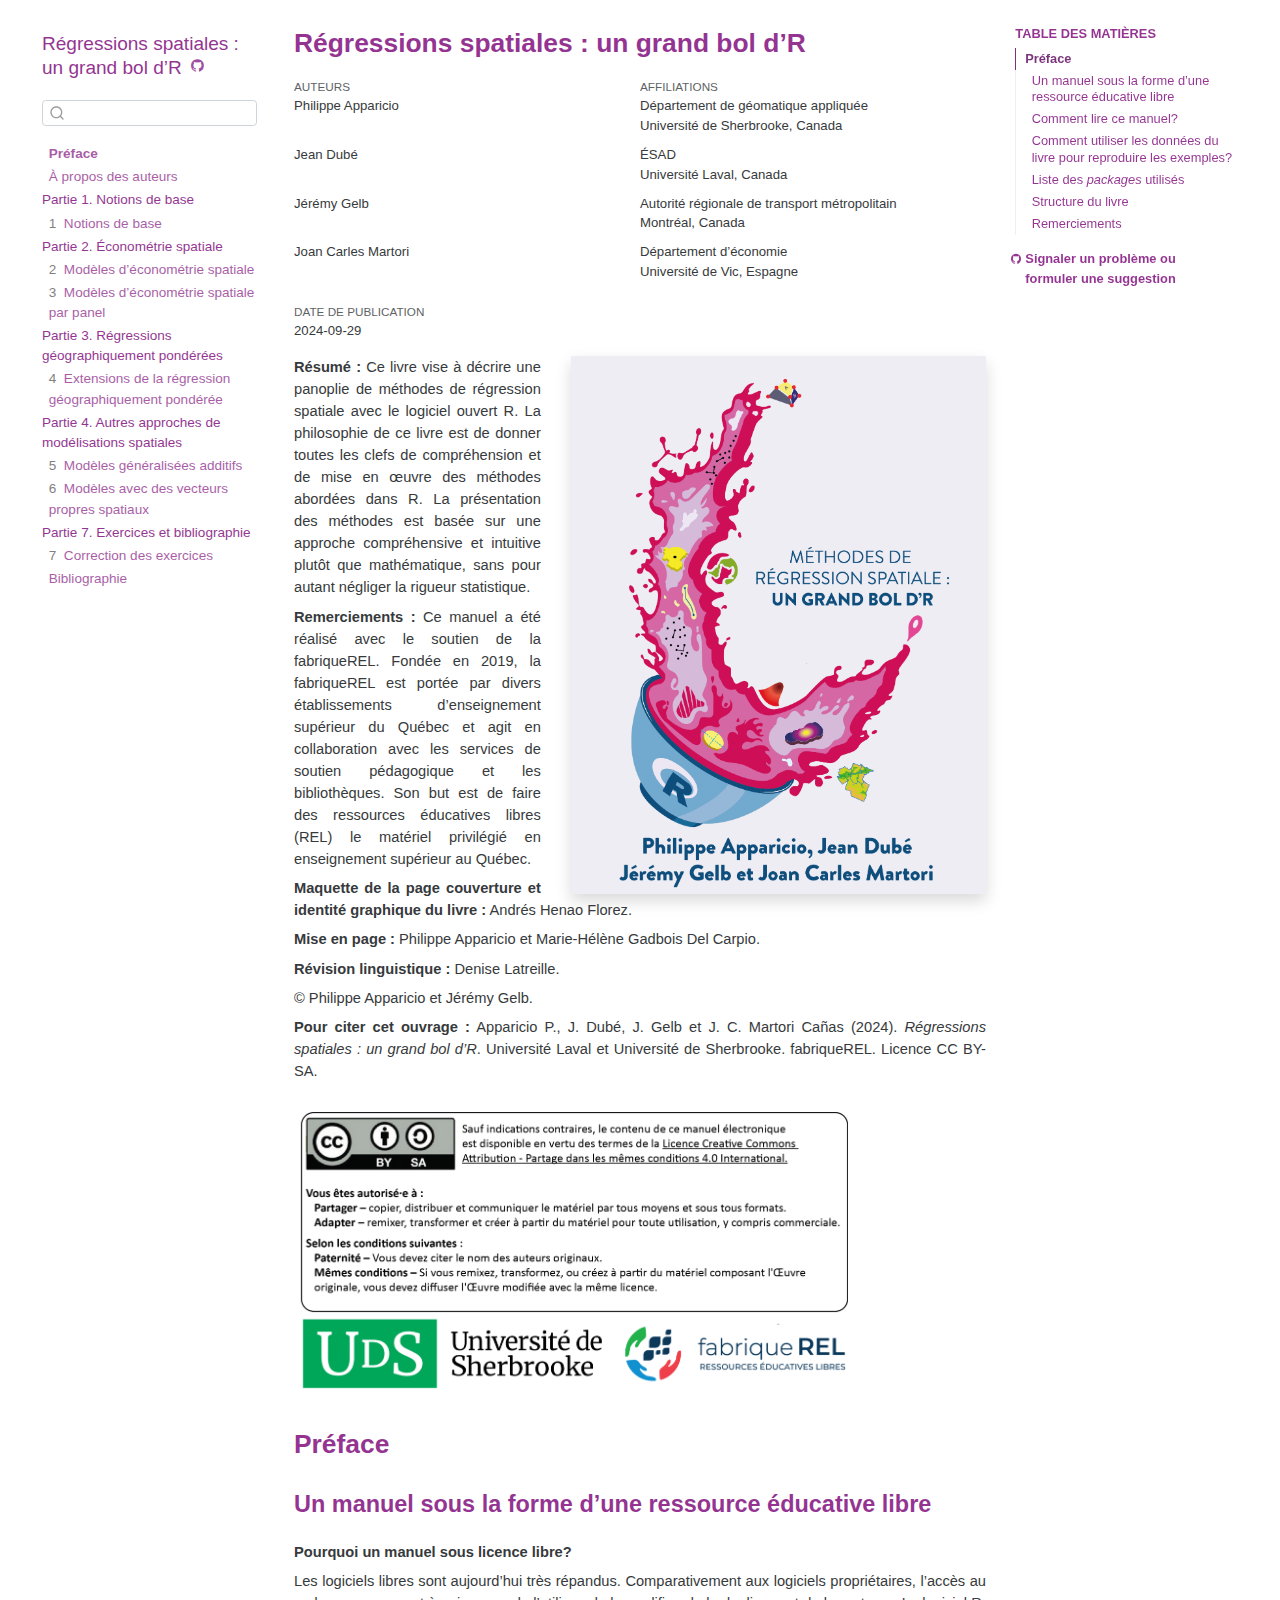
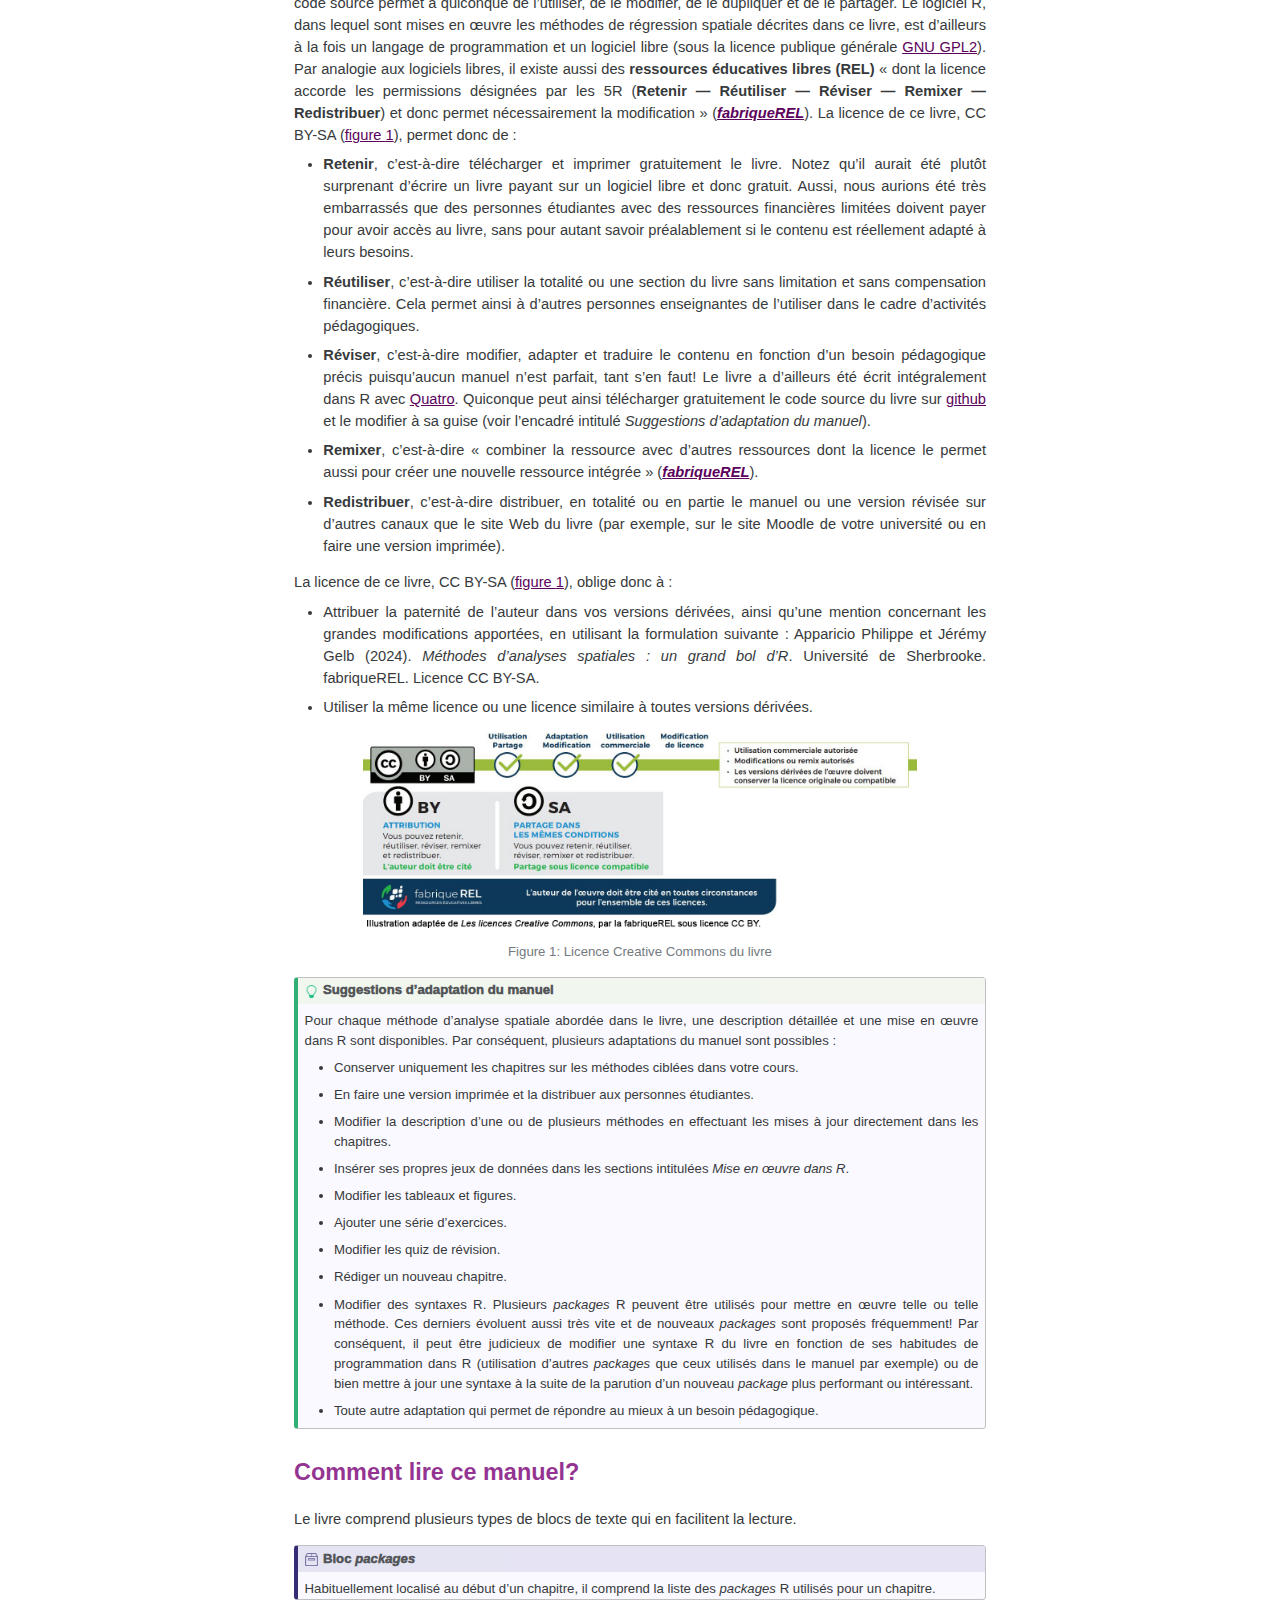
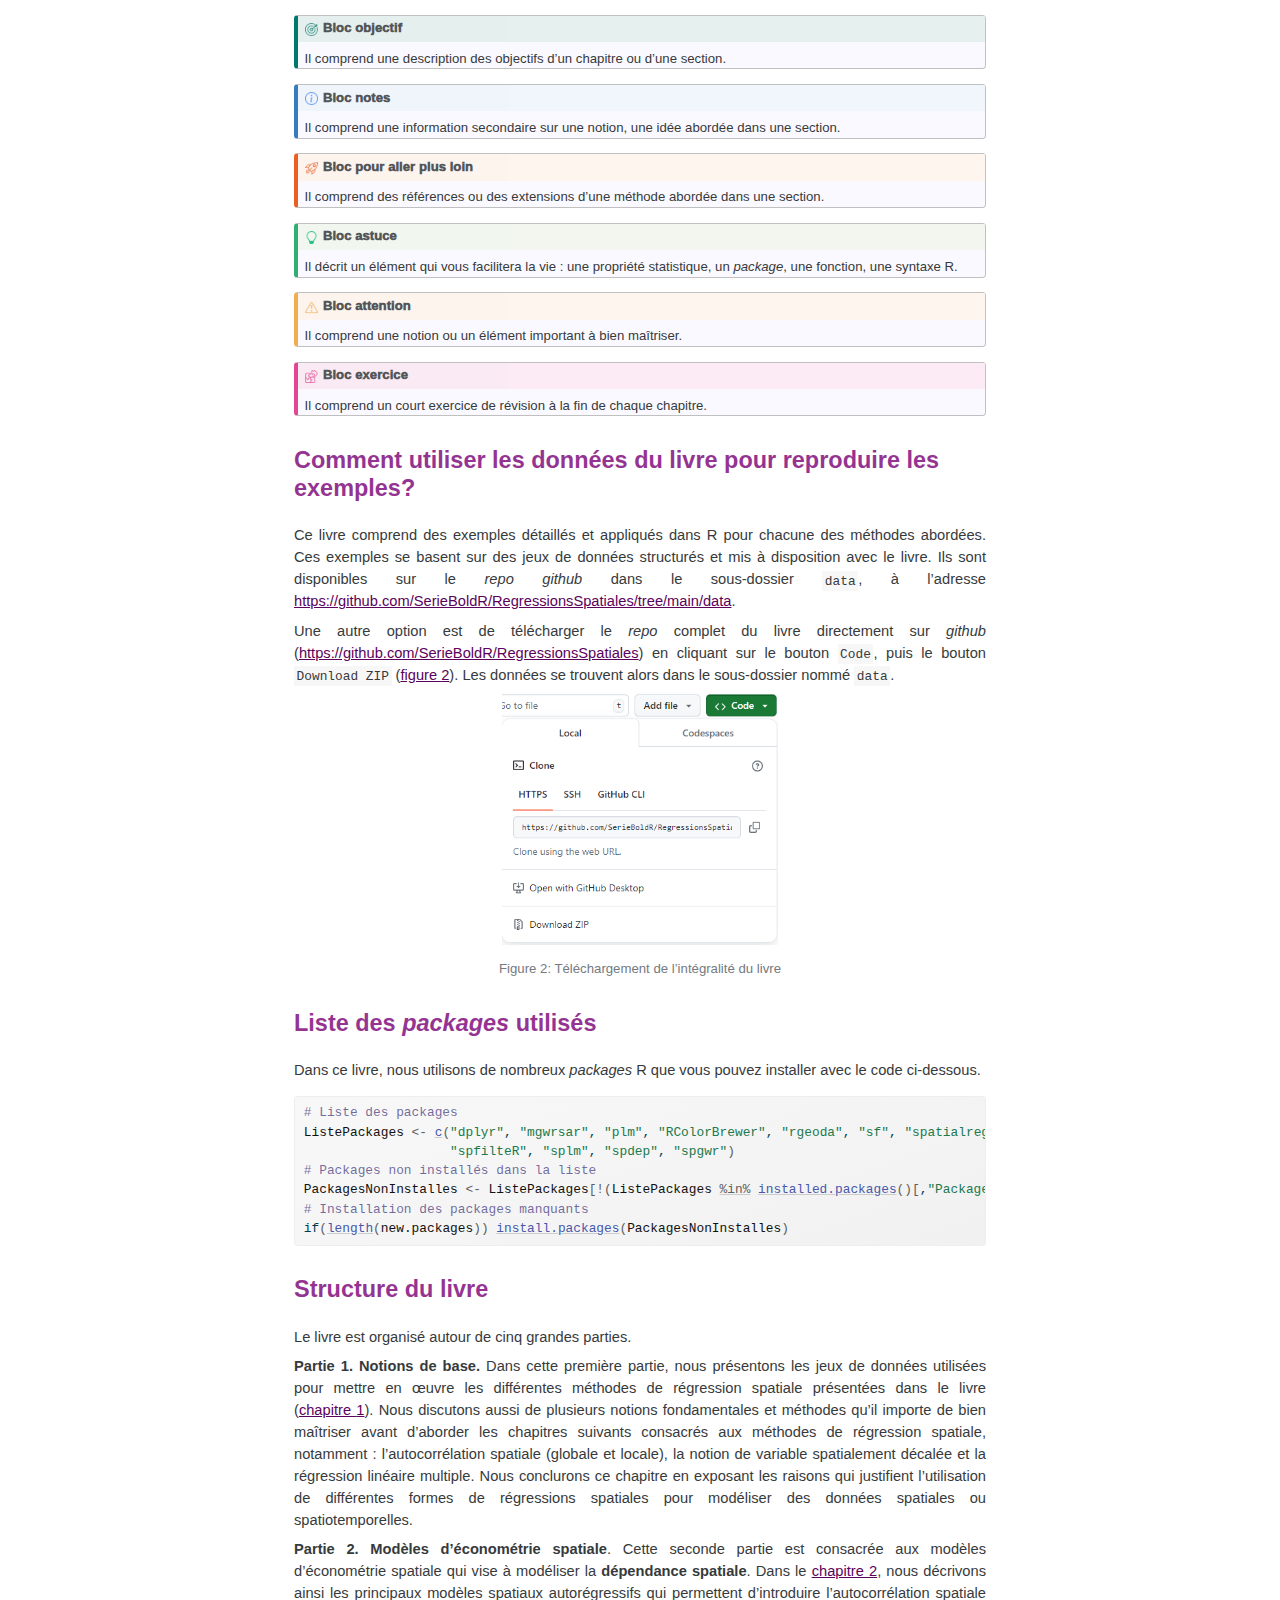
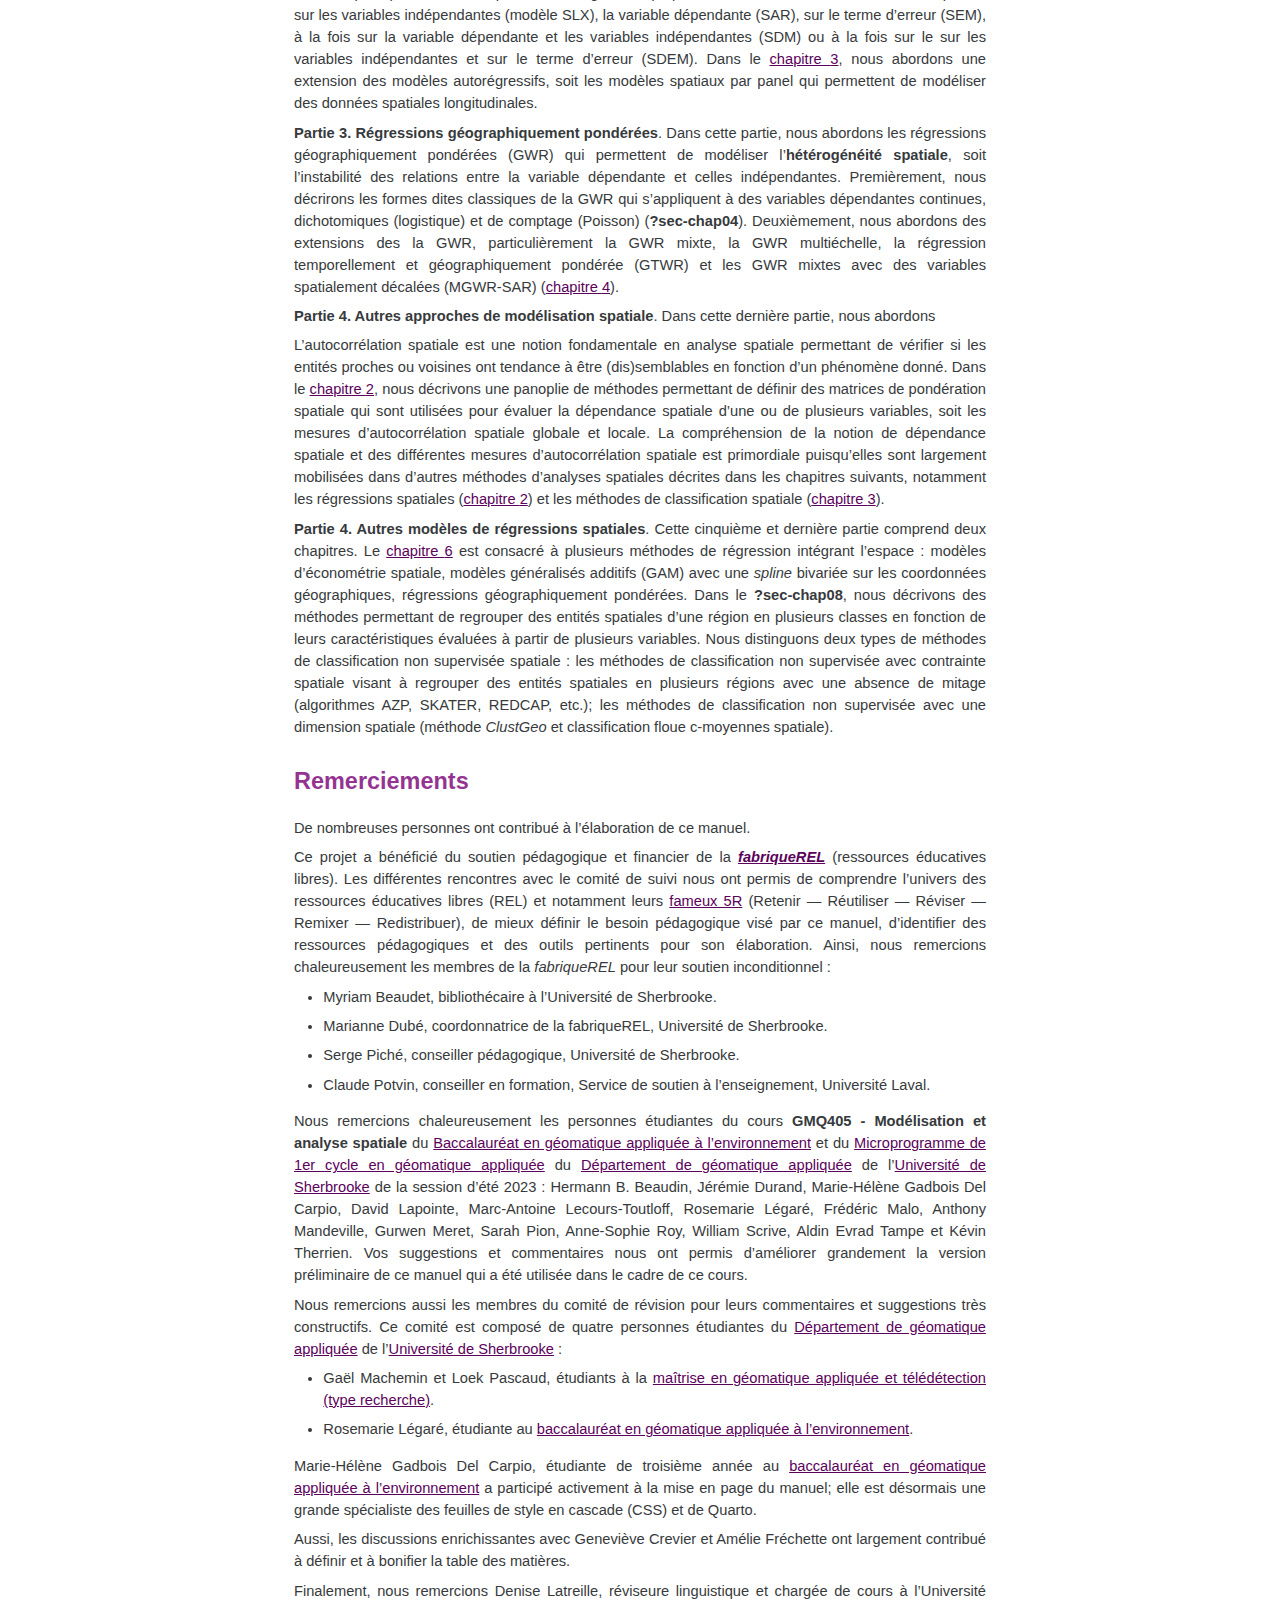
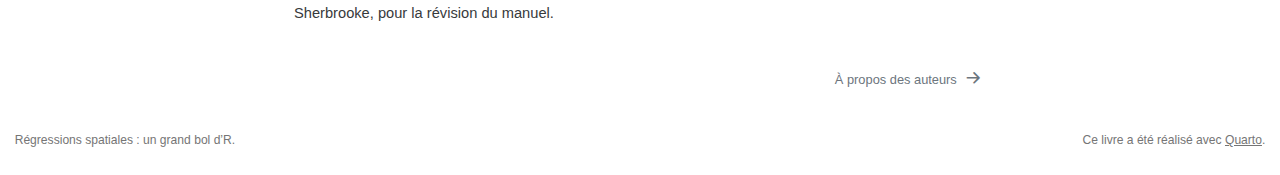
<file: docs/index.html>
<!DOCTYPE html>
<html xmlns="http://www.w3.org/1999/xhtml" lang="fr" xml:lang="fr"><head>
<meta http-equiv="Content-Type" content="text/html; charset=UTF-8">
<meta charset="utf-8">
<meta name="generator" content="quarto-1.3.353">
<meta name="viewport" content="width=device-width, initial-scale=1.0, user-scalable=yes">
<meta name="author" content="Philippe Apparicio">
<meta name="author" content="Jean Dubé">
<meta name="author" content="Jérémy Gelb">
<meta name="author" content="Joan Carles Martori">
<meta name="dcterms.date" content="2024-09-29">
<title>Régressions spatiales : un grand bol d’R</title>
<style>
code{white-space: pre-wrap;}
span.smallcaps{font-variant: small-caps;}
div.columns{display: flex; gap: min(4vw, 1.5em);}
div.column{flex: auto; overflow-x: auto;}
div.hanging-indent{margin-left: 1.5em; text-indent: -1.5em;}
ul.task-list{list-style: none;}
ul.task-list li input[type="checkbox"] {
  width: 0.8em;
  margin: 0 0.8em 0.2em -1em; /* quarto-specific, see https://github.com/quarto-dev/quarto-cli/issues/4556 */ 
  vertical-align: middle;
}
/* CSS for syntax highlighting */
pre > code.sourceCode { white-space: pre; position: relative; }
pre > code.sourceCode > span { display: inline-block; line-height: 1.25; }
pre > code.sourceCode > span:empty { height: 1.2em; }
.sourceCode { overflow: visible; }
code.sourceCode > span { color: inherit; text-decoration: inherit; }
div.sourceCode { margin: 1em 0; }
pre.sourceCode { margin: 0; }
@media screen {
div.sourceCode { overflow: auto; }
}
@media print {
pre > code.sourceCode { white-space: pre-wrap; }
pre > code.sourceCode > span { text-indent: -5em; padding-left: 5em; }
}
pre.numberSource code
  { counter-reset: source-line 0; }
pre.numberSource code > span
  { position: relative; left: -4em; counter-increment: source-line; }
pre.numberSource code > span > a:first-child::before
  { content: counter(source-line);
    position: relative; left: -1em; text-align: right; vertical-align: baseline;
    border: none; display: inline-block;
    -webkit-touch-callout: none; -webkit-user-select: none;
    -khtml-user-select: none; -moz-user-select: none;
    -ms-user-select: none; user-select: none;
    padding: 0 4px; width: 4em;
  }
pre.numberSource { margin-left: 3em;  padding-left: 4px; }
div.sourceCode
  {   }
@media screen {
pre > code.sourceCode > span > a:first-child::before { text-decoration: underline; }
}
</style>

<script src="site_libs/quarto-nav/quarto-nav.js"></script>
<script src="site_libs/quarto-nav/headroom.min.js"></script>
<script src="site_libs/clipboard/clipboard.min.js"></script>
<script src="site_libs/quarto-search/autocomplete.umd.js"></script>
<script src="site_libs/quarto-search/fuse.min.js"></script>
<script src="site_libs/quarto-search/quarto-search.js"></script>
<meta name="quarto:offset" content="./">
<link href="./00-auteurs.html" rel="next">
<link href="./images/introduction/CouvertureP1.png" rel="icon" type="image/png">
<script src="site_libs/quarto-html/quarto.js"></script>
<script src="site_libs/quarto-html/popper.min.js"></script>
<script src="site_libs/quarto-html/tippy.umd.min.js"></script>
<script src="site_libs/quarto-html/anchor.min.js"></script>
<link href="site_libs/quarto-html/tippy.css" rel="stylesheet">
<link href="site_libs/quarto-html/quarto-syntax-highlighting.css" rel="stylesheet" id="quarto-text-highlighting-styles">
<script src="site_libs/bootstrap/bootstrap.min.js"></script>
<link href="site_libs/bootstrap/bootstrap-icons.css" rel="stylesheet">
<link href="site_libs/bootstrap/bootstrap.min.css" rel="stylesheet" id="quarto-bootstrap" data-mode="light"><script id="quarto-search-options" type="application/json">{
  "location": "sidebar",
  "copy-button": false,
  "collapse-after": 3,
  "panel-placement": "start",
  "type": "textbox",
  "limit": 20,
  "language": {
    "search-no-results-text": "Pas de résultats",
    "search-matching-documents-text": "documents trouvés",
    "search-copy-link-title": "Copier le lien vers la recherche",
    "search-hide-matches-text": "Cacher les correspondances additionnelles",
    "search-more-match-text": "correspondance de plus dans ce document",
    "search-more-matches-text": "correspondances de plus dans ce document",
    "search-clear-button-title": "Effacer",
    "search-detached-cancel-button-title": "Annuler",
    "search-submit-button-title": "Envoyer"
  }
}</script><link rel="stylesheet" href="css/quizlib.min.css">
</head>
<body class="nav-sidebar floating">

<div id="quarto-search-results"></div>
  <header id="quarto-header" class="headroom fixed-top"><nav class="quarto-secondary-nav"><div class="container-fluid d-flex">
      <button type="button" class="quarto-btn-toggle btn" data-bs-toggle="collapse" data-bs-target="#quarto-sidebar,#quarto-sidebar-glass" aria-controls="quarto-sidebar" aria-expanded="false" aria-label="Basculer la barre latérale" onclick="if (window.quartoToggleHeadroom) { window.quartoToggleHeadroom(); }">
        <i class="bi bi-layout-text-sidebar-reverse"></i>
      </button>
      <nav class="quarto-page-breadcrumbs" aria-label="breadcrumb"><ol class="breadcrumb"><li class="breadcrumb-item"><a href="./index.html">Préface</a></li></ol></nav>
      <a class="flex-grow-1" role="button" data-bs-toggle="collapse" data-bs-target="#quarto-sidebar,#quarto-sidebar-glass" aria-controls="quarto-sidebar" aria-expanded="false" aria-label="Basculer la barre latérale" onclick="if (window.quartoToggleHeadroom) { window.quartoToggleHeadroom(); }">      
      </a>
      <button type="button" class="btn quarto-search-button" aria-label="Recherche" onclick="window.quartoOpenSearch();">
        <i class="bi bi-search"></i>
      </button>
    </div>
  </nav></header><!-- content --><div id="quarto-content" class="quarto-container page-columns page-rows-contents page-layout-article">
<!-- sidebar -->
  <nav id="quarto-sidebar" class="sidebar collapse collapse-horizontal sidebar-navigation floating overflow-auto"><div class="pt-lg-2 mt-2 text-left sidebar-header">
    <div class="sidebar-title mb-0 py-0">
      <a href="./">Régressions spatiales : un grand bol d’R</a> 
        <div class="sidebar-tools-main">
    <a href="https://github.com/SerieBoldR/RegressionsSpatiales" title="Source Code" class="quarto-navigation-tool px-1" aria-label="Source Code"><i class="bi bi-github"></i></a>
</div>
    </div>
      </div>
        <div class="mt-2 flex-shrink-0 align-items-center">
        <div class="sidebar-search">
        <div id="quarto-search" class="" title="Recherche"></div>
        </div>
        </div>
    <div class="sidebar-menu-container"> 
    <ul class="list-unstyled mt-1">
<li class="sidebar-item">
  <div class="sidebar-item-container"> 
  <a href="./index.html" class="sidebar-item-text sidebar-link active">
 <span class="menu-text">Préface</span></a>
  </div>
</li>
        <li class="sidebar-item">
  <div class="sidebar-item-container"> 
  <a href="./00-auteurs.html" class="sidebar-item-text sidebar-link">
 <span class="menu-text">À propos des auteurs</span></a>
  </div>
</li>
        <li class="sidebar-item sidebar-item-section">
      <span class="sidebar-item-text sidebar-link text-start">
 <span class="menu-text">Partie 1. Notions de base</span></span>
  </li>
        <li class="sidebar-item">
  <div class="sidebar-item-container"> 
  <a href="./01-NotionsDeBase.html" class="sidebar-item-text sidebar-link">
 <span class="menu-text"><span class="chapter-number">1</span>&nbsp; <span class="chapter-title">Notions de base</span></span></a>
  </div>
</li>
        <li class="sidebar-item sidebar-item-section">
      <span class="sidebar-item-text sidebar-link text-start">
 <span class="menu-text">Partie 2. Économétrie spatiale</span></span>
  </li>
        <li class="sidebar-item">
  <div class="sidebar-item-container"> 
  <a href="./02-ModelesEconometrieSpatiale.html" class="sidebar-item-text sidebar-link">
 <span class="menu-text"><span class="chapter-number">2</span>&nbsp; <span class="chapter-title">Modèles d’économétrie spatiale</span></span></a>
  </div>
</li>
        <li class="sidebar-item">
  <div class="sidebar-item-container"> 
  <a href="./03-ModelesSpatiauxPanel.html" class="sidebar-item-text sidebar-link">
 <span class="menu-text"><span class="chapter-number">3</span>&nbsp; <span class="chapter-title">Modèles d’économétrie spatiale par panel</span></span></a>
  </div>
</li>
        <li class="sidebar-item sidebar-item-section">
      <span class="sidebar-item-text sidebar-link text-start">
 <span class="menu-text">Partie 3. Régressions géographiquement pondérées</span></span>
  </li>
        <li class="sidebar-item">
  <div class="sidebar-item-container"> 
  <a href="./05-GWRExtensions.html" class="sidebar-item-text sidebar-link">
 <span class="menu-text"><span class="chapter-number">4</span>&nbsp; <span class="chapter-title">Extensions de la régression géographiquement pondérée</span></span></a>
  </div>
</li>
        <li class="sidebar-item sidebar-item-section">
      <span class="sidebar-item-text sidebar-link text-start">
 <span class="menu-text">Partie 4. Autres approches de modélisations spatiales</span></span>
  </li>
        <li class="sidebar-item">
  <div class="sidebar-item-container"> 
  <a href="./06-GAM.html" class="sidebar-item-text sidebar-link">
 <span class="menu-text"><span class="chapter-number">5</span>&nbsp; <span class="chapter-title">Modèles généralisées additifs</span></span></a>
  </div>
</li>
        <li class="sidebar-item">
  <div class="sidebar-item-container"> 
  <a href="./07-SEM.html" class="sidebar-item-text sidebar-link">
 <span class="menu-text"><span class="chapter-number">6</span>&nbsp; <span class="chapter-title">Modèles avec des vecteurs propres spatiaux</span></span></a>
  </div>
</li>
        <li class="sidebar-item sidebar-item-section">
      <span class="sidebar-item-text sidebar-link text-start">
 <span class="menu-text">Partie 7. Exercices et bibliographie</span></span>
  </li>
        <li class="sidebar-item">
  <div class="sidebar-item-container"> 
  <a href="./08-Exercices.html" class="sidebar-item-text sidebar-link">
 <span class="menu-text"><span class="chapter-number">7</span>&nbsp; <span class="chapter-title">Correction des exercices</span></span></a>
  </div>
</li>
        <li class="sidebar-item">
  <div class="sidebar-item-container"> 
  <a href="./references.html" class="sidebar-item-text sidebar-link">
 <span class="menu-text">Bibliographie</span></a>
  </div>
</li>
    </ul>
</div>
</nav><div id="quarto-sidebar-glass" data-bs-toggle="collapse" data-bs-target="#quarto-sidebar,#quarto-sidebar-glass"></div>
<!-- margin-sidebar -->
    <div id="quarto-margin-sidebar" class="sidebar margin-sidebar">
        <nav id="TOC" role="doc-toc" class="toc-active"><h2 id="toc-title">Table des matières</h2>
   
  <ul>
<li>
<a href="#pr%C3%A9face" id="toc-préface" class="nav-link active" data-scroll-target="#pr%C3%A9face">Préface</a>
  <ul class="collapse">
<li><a href="#sect001" id="toc-sect001" class="nav-link" data-scroll-target="#sect001">Un manuel sous la forme d’une ressource éducative libre</a></li>
  <li><a href="#sect002" id="toc-sect002" class="nav-link" data-scroll-target="#sect002">Comment lire ce manuel?</a></li>
  <li><a href="#sect003" id="toc-sect003" class="nav-link" data-scroll-target="#sect003">Comment utiliser les données du livre pour reproduire les exemples?</a></li>
  <li><a href="#sect004" id="toc-sect004" class="nav-link" data-scroll-target="#sect004">Liste des <em>packages</em> utilisés</a></li>
  <li><a href="#sect005" id="toc-sect005" class="nav-link" data-scroll-target="#sect005">Structure du livre</a></li>
  <li><a href="#sect006" id="toc-sect006" class="nav-link" data-scroll-target="#sect006">Remerciements</a></li>
  </ul>
</li>
  </ul><div class="toc-actions"><div><i class="bi bi-github"></i></div><div class="action-links"><p><a href="https://github.com/SerieBoldR/RegressionsSpatiales/issues/new" class="toc-action">Signaler un problème ou<br>formuler une suggestion</a></p></div></div></nav>
    </div>
<!-- main -->
<main class="content" id="quarto-document-content"><header id="title-block-header" class="quarto-title-block default"><div class="quarto-title">
<h1 class="title">Régressions spatiales : un grand bol d’R</h1>
</div>


<div class="quarto-title-meta-author">
  <div class="quarto-title-meta-heading">Auteurs</div>
  <div class="quarto-title-meta-heading">Affiliations</div>
  
    <div class="quarto-title-meta-contents">
    <p class="author"><a href="https://www.usherbrooke.ca/recherche/fr/specialistes/details/philippe.apparicio">Philippe Apparicio</a> </p>
  </div>
    <div class="quarto-title-meta-contents">
        <p class="affiliation">
            <a href="https://www.usherbrooke.ca/geomatique/">
            Département de géomatique appliquée<br>Université de Sherbrooke, Canada
            </a>
          </p>
      </div>
      <div class="quarto-title-meta-contents">
    <p class="author"><a href="https://www.esad.ulaval.ca/personnel/professeurs/jean-dube">Jean Dubé</a> </p>
  </div>
    <div class="quarto-title-meta-contents">
        <p class="affiliation">
            <a href="https://www.ulaval.ca/">
            ÉSAD<br>Université Laval, Canada
            </a>
          </p>
      </div>
      <div class="quarto-title-meta-contents">
    <p class="author"><a href="https://scholar.google.com/citations?user=oFofDScAAAAJ&amp;hl=fr">Jérémy Gelb</a> </p>
  </div>
    <div class="quarto-title-meta-contents">
        <p class="affiliation">
            <a href="https://www.artm.quebec/">
            Autorité régionale de transport métropolitain<br>Montréal, Canada
            </a>
          </p>
      </div>
      <div class="quarto-title-meta-contents">
    <p class="author"><a href="https://mon.uvic.cat/dam/">Joan Carles Martori</a> </p>
  </div>
    <div class="quarto-title-meta-contents">
        <p class="affiliation">
            <a href="https://mon.uvic.cat/">
            Département d’économie<br>Université de Vic, Espagne
            </a>
          </p>
      </div>
    </div>

<div class="quarto-title-meta">

      
    <div>
    <div class="quarto-title-meta-heading">Date de publication</div>
    <div class="quarto-title-meta-contents">
      <p class="date">2024-09-29</p>
    </div>
  </div>
  
    
  </div>
  

</header><p><img src="images/introduction/CouvertureP1.png" title="Régressions spatiales : un grand bol d’R" class="quarto-cover-image img-fluid"></p>
<p><strong>Résumé&nbsp;:</strong> Ce livre vise à décrire une panoplie de méthodes de régression spatiale avec le logiciel ouvert R. La philosophie de ce livre est de donner toutes les clefs de compréhension et de mise en œuvre des méthodes abordées dans R. La présentation des méthodes est basée sur une approche compréhensive et intuitive plutôt que mathématique, sans pour autant négliger la rigueur statistique.</p>
<p><strong>Remerciements&nbsp;:</strong> Ce manuel a été réalisé avec le soutien de la fabriqueREL. Fondée en 2019, la fabriqueREL est portée par divers établissements d’enseignement supérieur du Québec et agit en collaboration avec les services de soutien pédagogique et les bibliothèques. Son but est de faire des ressources éducatives libres (REL) le matériel privilégié en enseignement supérieur au Québec.</p>
<p><strong>Maquette de la page couverture et identité graphique du livre&nbsp;:</strong> Andrés Henao Florez.</p>
<p><strong>Mise en page&nbsp;:</strong> Philippe Apparicio et Marie-Hélène Gadbois Del Carpio.</p>
<p><strong>Révision linguistique&nbsp;:</strong> Denise Latreille.</p>
<p>© Philippe Apparicio et Jérémy Gelb.</p>
<p><strong>Pour citer cet ouvrage&nbsp;:</strong> Apparicio P., J. Dubé, J. Gelb et J. C. Martori Cañas (2024). <em>Régressions spatiales&nbsp;: un grand bol d’R</em>. Université Laval et Université de Sherbrooke. fabriqueREL. Licence CC&nbsp;BY-SA. <br><br></p>
<div class="quarto-figure quarto-figure-left">
<figure class="figure"><p><img src="images/introduction/CouvertureP2.png" class="img-fluid figure-img" style="width:80.0%"></p>
</figure>
</div>
<section id="préface" class="level1 unnumbered"><h1 class="unnumbered">Préface</h1>
<section id="sect001" class="level2 unnumbered"><h2 class="unnumbered anchored" data-anchor-id="sect001">Un manuel sous la forme d’une ressource éducative libre</h2>
<p><strong>Pourquoi un manuel sous licence libre?</strong></p>
<p>Les logiciels libres sont aujourd’hui très répandus. Comparativement aux logiciels propriétaires, l’accès au code source permet à quiconque de l’utiliser, de le modifier, de le dupliquer et de le partager. Le logiciel R, dans lequel sont mises en œuvre les méthodes de régression spatiale décrites dans ce livre, est d’ailleurs à la fois un langage de programmation et un logiciel libre (sous la licence publique générale <a href="https://fr.wikipedia.org/wiki/Licence_publique_g%C3%A9n%C3%A9rale_GNU">GNU GPL2</a>). Par analogie aux logiciels libres, il existe aussi des <strong>ressources éducatives libres (REL)</strong> «&nbsp;dont la licence accorde les permissions désignées par les 5R (<strong>Retenir — Réutiliser — Réviser — Remixer — Redistribuer</strong>) et donc permet nécessairement la modification&nbsp;» (<a href="https://fabriquerel.org/rel/"><strong><em>fabriqueREL</em></strong></a>). La licence de ce livre, CC BY-SA (<a href="#fig-Licence">figure&nbsp;<span>1</span></a>), permet donc de&nbsp;:</p>
<ul>
<li><p><strong>Retenir</strong>, c’est-à-dire télécharger et imprimer gratuitement le livre. Notez qu’il aurait été plutôt surprenant d’écrire un livre payant sur un logiciel libre et donc gratuit. Aussi, nous aurions été très embarrassés que des personnes étudiantes avec des ressources financières limitées doivent payer pour avoir accès au livre, sans pour autant savoir préalablement si le contenu est réellement adapté à leurs besoins.</p></li>
<li><p><strong>Réutiliser</strong>, c’est-à-dire utiliser la totalité ou une section du livre sans limitation et sans compensation financière. Cela permet ainsi à d’autres personnes enseignantes de l’utiliser dans le cadre d’activités pédagogiques.</p></li>
<li><p><strong>Réviser</strong>, c’est-à-dire modifier, adapter et traduire le contenu en fonction d’un besoin pédagogique précis puisqu’aucun manuel n’est parfait, tant s’en faut! Le livre a d’ailleurs été écrit intégralement dans R avec <a href="https://quarto.org/">Quatro</a>. Quiconque peut ainsi télécharger gratuitement le code source du livre sur <a href="https://github.com/SerieBoldR/RegressionsSpatiales">github</a> et le modifier à sa guise (voir l’encadré intitulé <em>Suggestions d’adaptation du manuel</em>).</p></li>
<li><p><strong>Remixer</strong>, c’est-à-dire «&nbsp;combiner la ressource avec d’autres ressources dont la licence le permet aussi pour créer une nouvelle ressource intégrée&nbsp;» (<a href="https://fabriquerel.org/rel/"><strong><em>fabriqueREL</em></strong></a>).</p></li>
<li><p><strong>Redistribuer</strong>, c’est-à-dire distribuer, en totalité ou en partie le manuel ou une version révisée sur d’autres canaux que le site Web du livre (par exemple, sur le site Moodle de votre université ou en faire une version imprimée).</p></li>
</ul>
<p>La licence de ce livre, CC BY-SA (<a href="#fig-Licence">figure&nbsp;<span>1</span></a>), oblige donc à&nbsp;:</p>
<ul>
<li><p>Attribuer la paternité de l’auteur dans vos versions dérivées, ainsi qu’une mention concernant les grandes modifications apportées, en utilisant la formulation suivante&nbsp;: Apparicio Philippe et Jérémy Gelb (2024). <em>Méthodes d’analyses spatiales&nbsp;: un grand bol d’R</em>. Université de Sherbrooke. fabriqueREL. Licence CC&nbsp;BY-SA.</p></li>
<li><p>Utiliser la même licence ou une licence similaire à toutes versions dérivées.</p></li>
</ul>
<div id="fig-Licence" class="quarto-figure quarto-figure-center anchored">
<figure class="figure"><p><img src="images/introduction/LicenceCCBY-SA.jpg" class="img-fluid figure-img" style="width:80.0%"></p>
<figcaption class="figure-caption">Figure&nbsp;1: Licence Creative Commons du livre</figcaption></figure>
</div>
<div class="bloc_astuce">
<div class="bloc_astuce-header">
<div class="bloc_astuce-icon">

</div>
<p><strong>Suggestions d’adaptation du manuel</strong></p>
</div>
<div class="bloc_astuce-body">
<p>Pour chaque méthode d’analyse spatiale abordée dans le livre, une description détaillée et une mise en œuvre dans R sont disponibles. Par conséquent, plusieurs adaptations du manuel sont possibles&nbsp;:</p>
<ul>
<li><p>Conserver uniquement les chapitres sur les méthodes ciblées dans votre cours.</p></li>
<li><p>En faire une version imprimée et la distribuer aux personnes étudiantes.</p></li>
<li><p>Modifier la description d’une ou de plusieurs méthodes en effectuant les mises à jour directement dans les chapitres.</p></li>
<li><p>Insérer ses propres jeux de données dans les sections intitulées <em>Mise en œuvre dans R</em>.</p></li>
<li><p>Modifier les tableaux et figures.</p></li>
<li><p>Ajouter une série d’exercices.</p></li>
<li><p>Modifier les quiz de révision.</p></li>
<li><p>Rédiger un nouveau chapitre.</p></li>
<li><p>Modifier des syntaxes R. Plusieurs <em>packages</em> R peuvent être utilisés pour mettre en œuvre telle ou telle méthode. Ces derniers évoluent aussi très vite et de nouveaux <em>packages</em> sont proposés fréquemment! Par conséquent, il peut être judicieux de modifier une syntaxe R du livre en fonction de ses habitudes de programmation dans R (utilisation d’autres <em>packages</em> que ceux utilisés dans le manuel par exemple) ou de bien mettre à jour une syntaxe à la suite de la parution d’un nouveau <em>package</em> plus performant ou intéressant.</p></li>
<li><p>Toute autre adaptation qui permet de répondre au mieux à un besoin pédagogique.</p></li>
</ul>
</div>
</div>
</section><section id="sect002" class="level2 unnumbered"><h2 class="unnumbered anchored" data-anchor-id="sect002">Comment lire ce manuel?</h2>
<p>Le livre comprend plusieurs types de blocs de texte qui en facilitent la lecture.</p>
<div class="bloc_package">
<div class="bloc_package-header">
<div class="bloc_package-icon">

</div>
<p><strong>Bloc <em>packages</em></strong></p>
</div>
<div class="bloc_package-body">
<p>Habituellement localisé au début d’un chapitre, il comprend la liste des <em>packages</em> R utilisés pour un chapitre.</p>
</div>
</div>
<div class="bloc_objectif">
<div class="bloc_objectif-header">
<div class="bloc_objectif-icon">

</div>
<p><strong>Bloc objectif</strong></p>
</div>
<div class="bloc_objectif-body">
<p>Il comprend une description des objectifs d’un chapitre ou d’une section.</p>
</div>
</div>
<div class="bloc_notes">
<div class="bloc_notes-header">
<div class="bloc_notes-icon">

</div>
<p><strong>Bloc notes</strong></p>
</div>
<div class="bloc_notes-body">
<p>Il comprend une information secondaire sur une notion, une idée abordée dans une section.</p>
</div>
</div>
<div class="bloc_aller_loin">
<div class="bloc_aller_loin-header">
<div class="bloc_aller_loin-icon">

</div>
<p><strong>Bloc pour aller plus loin</strong></p>
</div>
<div class="bloc_aller_loin-body">
<p>Il comprend des références ou des extensions d’une méthode abordée dans une section.</p>
</div>
</div>
<div class="bloc_astuce">
<div class="bloc_astuce-header">
<div class="bloc_astuce-icon">

</div>
<p><strong>Bloc astuce</strong></p>
</div>
<div class="bloc_astuce-body">
<p>Il décrit un élément qui vous facilitera la vie&nbsp;: une propriété statistique, un <em>package</em>, une fonction, une syntaxe R.</p>
</div>
</div>
<div class="bloc_attention">
<div class="bloc_attention-header">
<div class="bloc_attention-icon">

</div>
<p><strong>Bloc attention</strong></p>
</div>
<div class="bloc_attention-body">
<p>Il comprend une notion ou un élément important à bien maîtriser.</p>
</div>
</div>
<div class="bloc_exercice">
<div class="bloc_exercice-header">
<div class="bloc_exercice-icon">

</div>
<p><strong>Bloc exercice</strong></p>
</div>
<div class="bloc_exercice-body">
<p>Il comprend un court exercice de révision à la fin de chaque chapitre.</p>
</div>
</div>
</section><section id="sect003" class="level2 unnumbered"><h2 class="unnumbered anchored" data-anchor-id="sect003">Comment utiliser les données du livre pour reproduire les exemples?</h2>
<p>Ce livre comprend des exemples détaillés et appliqués dans R pour chacune des méthodes abordées. Ces exemples se basent sur des jeux de données structurés et mis à disposition avec le livre. Ils sont disponibles sur le <em>repo github</em> dans le sous-dossier <code>data</code>, à l’adresse <a href="https://github.com/SerieBoldR/RegressionsSpatiales/tree/main/data" class="uri">https://github.com/SerieBoldR/RegressionsSpatiales/tree/main/data</a>.</p>
<p>Une autre option est de télécharger le <em>repo</em> complet du livre directement sur <em>github</em> (<a href="https://github.com/SerieBoldR/RegressionsSpatiales" class="uri">https://github.com/SerieBoldR/RegressionsSpatiales</a>) en cliquant sur le bouton <code>Code</code>, puis le bouton <code>Download ZIP</code> (<a href="#fig-downloaffromgit">figure&nbsp;<span>2</span></a>). Les données se trouvent alors dans le sous-dossier nommé <code>data</code>.</p>
<div id="fig-downloaffromgit" class="quarto-figure quarto-figure-center anchored">
<figure class="figure"><p><img src="images/introduction/download_github.png" class="img-fluid figure-img" style="width:40.0%"></p>
<figcaption class="figure-caption">Figure&nbsp;2: Téléchargement de l’intégralité du livre</figcaption></figure>
</div>
</section><section id="sect004" class="level2 unnumbered"><h2 class="unnumbered anchored" data-anchor-id="sect004">Liste des <em>packages</em> utilisés</h2>
<p>Dans ce livre, nous utilisons de nombreux <em>packages</em> R que vous pouvez installer avec le code ci-dessous.</p>
<div class="cell">
<div class="sourceCode" id="cb1"><pre class="downlit sourceCode r code-with-copy"><code class="sourceCode R"><span><span class="co"># Liste des packages</span></span>
<span><span class="va">ListePackages</span> <span class="op">&lt;-</span> <span class="fu"><a href="https://rdrr.io/r/base/c.html">c</a></span><span class="op">(</span><span class="st">"dplyr"</span>, <span class="st">"mgwrsar"</span>, <span class="st">"plm"</span>, <span class="st">"RColorBrewer"</span>, <span class="st">"rgeoda"</span>, <span class="st">"sf"</span>, <span class="st">"spatialreg"</span>, </span>
<span>                   <span class="st">"spfilteR"</span>, <span class="st">"splm"</span>, <span class="st">"spdep"</span>, <span class="st">"spgwr"</span><span class="op">)</span></span>
<span><span class="co"># Packages non installés dans la liste</span></span>
<span><span class="va">PackagesNonInstalles</span> <span class="op">&lt;-</span> <span class="va">ListePackages</span><span class="op">[</span><span class="op">!</span><span class="op">(</span><span class="va">ListePackages</span> <span class="op"><a href="https://rdrr.io/r/base/match.html">%in%</a></span> <span class="fu"><a href="https://rdrr.io/r/utils/installed.packages.html">installed.packages</a></span><span class="op">(</span><span class="op">)</span><span class="op">[</span>,<span class="st">"Package"</span><span class="op">]</span><span class="op">)</span><span class="op">]</span></span>
<span><span class="co"># Installation des packages manquants</span></span>
<span><span class="kw">if</span><span class="op">(</span><span class="fu"><a href="https://rdrr.io/r/base/length.html">length</a></span><span class="op">(</span><span class="va">new.packages</span><span class="op">)</span><span class="op">)</span> <span class="fu"><a href="https://rdrr.io/r/utils/install.packages.html">install.packages</a></span><span class="op">(</span><span class="va">PackagesNonInstalles</span><span class="op">)</span></span></code><button title="Copier vers le presse-papier" class="code-copy-button"><i class="bi"></i></button></pre></div>
</div>
</section><section id="sect005" class="level2 unnumbered"><h2 class="unnumbered anchored" data-anchor-id="sect005">Structure du livre</h2>
<p>Le livre est organisé autour de cinq grandes parties.</p>
<p><strong>Partie 1. Notions de base.</strong> Dans cette première partie, nous présentons les jeux de données utilisées pour mettre en œuvre les différentes méthodes de régression spatiale présentées dans le livre (<a href="01-NotionsDeBase.html">chapitre&nbsp;<span>1</span></a>). Nous discutons aussi de plusieurs notions fondamentales et méthodes qu’il importe de bien maîtriser avant d’aborder les chapitres suivants consacrés aux méthodes de régression spatiale, notamment&nbsp;: l’autocorrélation spatiale (globale et locale), la notion de variable spatialement décalée et la régression linéaire multiple. Nous conclurons ce chapitre en exposant les raisons qui justifient l’utilisation de différentes formes de régressions spatiales pour modéliser des données spatiales ou spatiotemporelles.</p>
<p><strong>Partie 2. Modèles d’économétrie spatiale</strong>. Cette seconde partie est consacrée aux modèles d’économétrie spatiale qui vise à modéliser la <strong>dépendance spatiale</strong>. Dans le <a href="02-ModelesEconometrieSpatiale.html">chapitre&nbsp;<span>2</span></a>, nous décrivons ainsi les principaux modèles spatiaux autorégressifs qui permettent d’introduire l’autocorrélation spatiale sur les variables indépendantes (modèle SLX), la variable dépendante (SAR), sur le terme d’erreur (SEM), à la fois sur la variable dépendante et les variables indépendantes (SDM) ou à la fois sur le sur les variables indépendantes et sur le terme d’erreur (SDEM). Dans le <a href="03-ModelesSpatiauxPanel.html">chapitre&nbsp;<span>3</span></a>, nous abordons une extension des modèles autorégressifs, soit les modèles spatiaux par panel qui permettent de modéliser des données spatiales longitudinales.</p>
<p><strong>Partie 3. Régressions géographiquement pondérées</strong>. Dans cette partie, nous abordons les régressions géographiquement pondérées (GWR) qui permettent de modéliser l’<strong>hétérogénéité spatiale</strong>, soit l’instabilité des relations entre la variable dépendante et celles indépendantes. Premièrement, nous décrirons les formes dites classiques de la GWR qui s’appliquent à des variables dépendantes continues, dichotomiques (logistique) et de comptage (Poisson) (<span class="quarto-unresolved-ref">?sec-chap04</span>). Deuxièmement, nous abordons des extensions des la GWR, particulièrement la GWR mixte, la GWR multiéchelle, la régression temporellement et géographiquement pondérée (GTWR) et les GWR mixtes avec des variables spatialement décalées (MGWR-SAR) (<a href="05-GWRExtensions.html">chapitre&nbsp;<span>4</span></a>).</p>
<p><strong>Partie 4. Autres approches de modélisation spatiale</strong>. Dans cette dernière partie, nous abordons</p>
<p>L’autocorrélation spatiale est une notion fondamentale en analyse spatiale permettant de vérifier si les entités proches ou voisines ont tendance à être (dis)semblables en fonction d’un phénomène donné. Dans le <a href="02-ModelesEconometrieSpatiale.html">chapitre&nbsp;<span>2</span></a>, nous décrivons une panoplie de méthodes permettant de définir des matrices de pondération spatiale qui sont utilisées pour évaluer la dépendance spatiale d’une ou de plusieurs variables, soit les mesures d’autocorrélation spatiale globale et locale. La compréhension de la notion de dépendance spatiale et des différentes mesures d’autocorrélation spatiale est primordiale puisqu’elles sont largement mobilisées dans d’autres méthodes d’analyses spatiales décrites dans les chapitres suivants, notamment les régressions spatiales (<a href="02-ModelesEconometrieSpatiale.html">chapitre&nbsp;<span>2</span></a>) et les méthodes de classification spatiale (<a href="03-ModelesSpatiauxPanel.html">chapitre&nbsp;<span>3</span></a>).</p>
<p><strong>Partie 4. Autres modèles de régressions spatiales</strong>. Cette cinquième et dernière partie comprend deux chapitres. Le <a href="07-SEM.html">chapitre&nbsp;<span>6</span></a> est consacré à plusieurs méthodes de régression intégrant l’espace&nbsp;: modèles d’économétrie spatiale, modèles généralisés additifs (GAM) avec une <em>spline</em> bivariée sur les coordonnées géographiques, régressions géographiquement pondérées. Dans le <span class="quarto-unresolved-ref">?sec-chap08</span>, nous décrivons des méthodes permettant de regrouper des entités spatiales d’une région en plusieurs classes en fonction de leurs caractéristiques évaluées à partir de plusieurs variables. Nous distinguons deux types de méthodes de classification non supervisée spatiale&nbsp;: les méthodes de classification non supervisée avec contrainte spatiale visant à regrouper des entités spatiales en plusieurs régions avec une absence de mitage (algorithmes AZP, SKATER, REDCAP, etc.); les méthodes de classification non supervisée avec une dimension spatiale (méthode <em>ClustGeo</em> et classification floue c-moyennes spatiale).</p>
</section><section id="sect006" class="level2 unnumbered"><h2 class="unnumbered anchored" data-anchor-id="sect006">Remerciements</h2>
<p>De nombreuses personnes ont contribué à l’élaboration de ce manuel.</p>
<p>Ce projet a bénéficié du soutien pédagogique et financier de la <a href="https://fabriquerel.org/"><strong><em>fabriqueREL</em></strong></a> (ressources éducatives libres). Les différentes rencontres avec le comité de suivi nous ont permis de comprendre l’univers des ressources éducatives libres (REL) et notamment leurs <a href="https://fabriquerel.org/rel/">fameux 5R</a> (Retenir — Réutiliser — Réviser — Remixer — Redistribuer), de mieux définir le besoin pédagogique visé par ce manuel, d’identifier des ressources pédagogiques et des outils pertinents pour son élaboration. Ainsi, nous remercions chaleureusement les membres de la <em>fabriqueREL</em> pour leur soutien inconditionnel&nbsp;:</p>
<ul>
<li><p>Myriam Beaudet, bibliothécaire à l’Université de Sherbrooke.</p></li>
<li><p>Marianne Dubé, coordonnatrice de la fabriqueREL, Université de Sherbrooke.</p></li>
<li><p>Serge Piché, conseiller pédagogique, Université de Sherbrooke.</p></li>
<li><p>Claude Potvin, conseiller en formation, Service de soutien à l’enseignement, Université Laval.</p></li>
</ul>
<p>Nous remercions chaleureusement les personnes étudiantes du cours <strong>GMQ405 - Modélisation et analyse spatiale</strong> du <a href="https://www.usherbrooke.ca/admission/programme/271/baccalaureat-en-geomatiqueappliquee-a-lenvironnement/">Baccalauréat en géomatique appliquée à l’environnement</a> et du <a href="https://www.usherbrooke.ca/admission/programme/429/microprogramme-de-1er-cycleen-geomatique-appliquee/">Microprogramme de 1er cycle en géomatique appliquée</a> du <a href="https://www.usherbrooke.ca/geomatique/">Département de géomatique appliquée</a> de l’<a href="https://www.usherbrooke.ca/">Université de Sherbrooke</a> de la session d’été 2023&nbsp;: Hermann B. Beaudin, Jérémie Durand, Marie-Hélène Gadbois Del Carpio, David Lapointe, Marc-Antoine Lecours-Toutloff, Rosemarie Légaré, Frédéric Malo, Anthony Mandeville, Gurwen Meret, Sarah Pion, Anne-Sophie Roy, William Scrive, Aldin Evrad Tampe et Kévin Therrien. Vos suggestions et commentaires nous ont permis d’améliorer grandement la version préliminaire de ce manuel qui a été utilisée dans le cadre de ce cours.</p>
<p>Nous remercions aussi les membres du comité de révision pour leurs commentaires et suggestions très constructifs. Ce comité est composé de quatre personnes étudiantes du <a href="https://www.usherbrooke.ca/geomatique/">Département de géomatique appliquée</a> de l’<a href="https://www.usherbrooke.ca/">Université de Sherbrooke</a>&nbsp;:</p>
<ul>
<li><p>Gaël Machemin et Loek Pascaud, étudiants à la <a href="https://www.usherbrooke.ca/geomatique/etudes/programmes/2e-cycle/maitrise-en-geomatique-appliquee-et-teledetection-type-recherche">maîtrise en géomatique appliquée et télédétection (type recherche)</a>.</p></li>
<li><p>Rosemarie Légaré, étudiante au <a href="https://www.usherbrooke.ca/admission/programme/271/baccalaureat-en-geomatiqueappliquee-a-lenvironnement/">baccalauréat en géomatique appliquée à l’environnement</a>.</p></li>
</ul>
<p>Marie-Hélène Gadbois Del Carpio, étudiante de troisième année au <a href="https://www.usherbrooke.ca/admission/programme/271/baccalaureat-en-geomatiqueappliquee-a-lenvironnement/">baccalauréat en géomatique appliquée à l’environnement</a> a participé activement à la mise en page du manuel; elle est désormais une grande spécialiste des feuilles de style en cascade (CSS) et de Quarto.</p>
<p>Aussi, les discussions enrichissantes avec Geneviève Crevier et Amélie Fréchette ont largement contribué à définir et à bonifier la table des matières.</p>
<p>Finalement, nous remercions Denise Latreille, réviseure linguistique et chargée de cours à l’Université Sherbrooke, pour la révision du manuel.</p>


</section></section></main><!-- /main --><script id="quarto-html-after-body" type="application/javascript">
window.document.addEventListener("DOMContentLoaded", function (event) {
  const toggleBodyColorMode = (bsSheetEl) => {
    const mode = bsSheetEl.getAttribute("data-mode");
    const bodyEl = window.document.querySelector("body");
    if (mode === "dark") {
      bodyEl.classList.add("quarto-dark");
      bodyEl.classList.remove("quarto-light");
    } else {
      bodyEl.classList.add("quarto-light");
      bodyEl.classList.remove("quarto-dark");
    }
  }
  const toggleBodyColorPrimary = () => {
    const bsSheetEl = window.document.querySelector("link#quarto-bootstrap");
    if (bsSheetEl) {
      toggleBodyColorMode(bsSheetEl);
    }
  }
  toggleBodyColorPrimary();  
  const icon = "";
  const anchorJS = new window.AnchorJS();
  anchorJS.options = {
    placement: 'right',
    icon: icon
  };
  anchorJS.add('.anchored');
  const isCodeAnnotation = (el) => {
    for (const clz of el.classList) {
      if (clz.startsWith('code-annotation-')) {                     
        return true;
      }
    }
    return false;
  }
  const clipboard = new window.ClipboardJS('.code-copy-button', {
    text: function(trigger) {
      const codeEl = trigger.previousElementSibling.cloneNode(true);
      for (const childEl of codeEl.children) {
        if (isCodeAnnotation(childEl)) {
          childEl.remove();
        }
      }
      return codeEl.innerText;
    }
  });
  clipboard.on('success', function(e) {
    // button target
    const button = e.trigger;
    // don't keep focus
    button.blur();
    // flash "checked"
    button.classList.add('code-copy-button-checked');
    var currentTitle = button.getAttribute("title");
    button.setAttribute("title", "Copié");
    let tooltip;
    if (window.bootstrap) {
      button.setAttribute("data-bs-toggle", "tooltip");
      button.setAttribute("data-bs-placement", "left");
      button.setAttribute("data-bs-title", "Copié");
      tooltip = new bootstrap.Tooltip(button, 
        { trigger: "manual", 
          customClass: "code-copy-button-tooltip",
          offset: [0, -8]});
      tooltip.show();    
    }
    setTimeout(function() {
      if (tooltip) {
        tooltip.hide();
        button.removeAttribute("data-bs-title");
        button.removeAttribute("data-bs-toggle");
        button.removeAttribute("data-bs-placement");
      }
      button.setAttribute("title", currentTitle);
      button.classList.remove('code-copy-button-checked');
    }, 1000);
    // clear code selection
    e.clearSelection();
  });
  function tippyHover(el, contentFn) {
    const config = {
      allowHTML: true,
      content: contentFn,
      maxWidth: 500,
      delay: 100,
      arrow: false,
      appendTo: function(el) {
          return el.parentElement;
      },
      interactive: true,
      interactiveBorder: 10,
      theme: 'quarto',
      placement: 'bottom-start'
    };
    window.tippy(el, config); 
  }
  const noterefs = window.document.querySelectorAll('a[role="doc-noteref"]');
  for (var i=0; i<noterefs.length; i++) {
    const ref = noterefs[i];
    tippyHover(ref, function() {
      // use id or data attribute instead here
      let href = ref.getAttribute('data-footnote-href') || ref.getAttribute('href');
      try { href = new URL(href).hash; } catch {}
      const id = href.replace(/^#\/?/, "");
      const note = window.document.getElementById(id);
      return note.innerHTML;
    });
  }
      let selectedAnnoteEl;
      const selectorForAnnotation = ( cell, annotation) => {
        let cellAttr = 'data-code-cell="' + cell + '"';
        let lineAttr = 'data-code-annotation="' +  annotation + '"';
        const selector = 'span[' + cellAttr + '][' + lineAttr + ']';
        return selector;
      }
      const selectCodeLines = (annoteEl) => {
        const doc = window.document;
        const targetCell = annoteEl.getAttribute("data-target-cell");
        const targetAnnotation = annoteEl.getAttribute("data-target-annotation");
        const annoteSpan = window.document.querySelector(selectorForAnnotation(targetCell, targetAnnotation));
        const lines = annoteSpan.getAttribute("data-code-lines").split(",");
        const lineIds = lines.map((line) => {
          return targetCell + "-" + line;
        })
        let top = null;
        let height = null;
        let parent = null;
        if (lineIds.length > 0) {
            //compute the position of the single el (top and bottom and make a div)
            const el = window.document.getElementById(lineIds[0]);
            top = el.offsetTop;
            height = el.offsetHeight;
            parent = el.parentElement.parentElement;
          if (lineIds.length > 1) {
            const lastEl = window.document.getElementById(lineIds[lineIds.length - 1]);
            const bottom = lastEl.offsetTop + lastEl.offsetHeight;
            height = bottom - top;
          }
          if (top !== null && height !== null && parent !== null) {
            // cook up a div (if necessary) and position it 
            let div = window.document.getElementById("code-annotation-line-highlight");
            if (div === null) {
              div = window.document.createElement("div");
              div.setAttribute("id", "code-annotation-line-highlight");
              div.style.position = 'absolute';
              parent.appendChild(div);
            }
            div.style.top = top - 2 + "px";
            div.style.height = height + 4 + "px";
            let gutterDiv = window.document.getElementById("code-annotation-line-highlight-gutter");
            if (gutterDiv === null) {
              gutterDiv = window.document.createElement("div");
              gutterDiv.setAttribute("id", "code-annotation-line-highlight-gutter");
              gutterDiv.style.position = 'absolute';
              const codeCell = window.document.getElementById(targetCell);
              const gutter = codeCell.querySelector('.code-annotation-gutter');
              gutter.appendChild(gutterDiv);
            }
            gutterDiv.style.top = top - 2 + "px";
            gutterDiv.style.height = height + 4 + "px";
          }
          selectedAnnoteEl = annoteEl;
        }
      };
      const unselectCodeLines = () => {
        const elementsIds = ["code-annotation-line-highlight", "code-annotation-line-highlight-gutter"];
        elementsIds.forEach((elId) => {
          const div = window.document.getElementById(elId);
          if (div) {
            div.remove();
          }
        });
        selectedAnnoteEl = undefined;
      };
      // Attach click handler to the DT
      const annoteDls = window.document.querySelectorAll('dt[data-target-cell]');
      for (const annoteDlNode of annoteDls) {
        annoteDlNode.addEventListener('click', (event) => {
          const clickedEl = event.target;
          if (clickedEl !== selectedAnnoteEl) {
            unselectCodeLines();
            const activeEl = window.document.querySelector('dt[data-target-cell].code-annotation-active');
            if (activeEl) {
              activeEl.classList.remove('code-annotation-active');
            }
            selectCodeLines(clickedEl);
            clickedEl.classList.add('code-annotation-active');
          } else {
            // Unselect the line
            unselectCodeLines();
            clickedEl.classList.remove('code-annotation-active');
          }
        });
      }
  const findCites = (el) => {
    const parentEl = el.parentElement;
    if (parentEl) {
      const cites = parentEl.dataset.cites;
      if (cites) {
        return {
          el,
          cites: cites.split(' ')
        };
      } else {
        return findCites(el.parentElement)
      }
    } else {
      return undefined;
    }
  };
  var bibliorefs = window.document.querySelectorAll('a[role="doc-biblioref"]');
  for (var i=0; i<bibliorefs.length; i++) {
    const ref = bibliorefs[i];
    const citeInfo = findCites(ref);
    if (citeInfo) {
      tippyHover(citeInfo.el, function() {
        var popup = window.document.createElement('div');
        citeInfo.cites.forEach(function(cite) {
          var citeDiv = window.document.createElement('div');
          citeDiv.classList.add('hanging-indent');
          citeDiv.classList.add('csl-entry');
          var biblioDiv = window.document.getElementById('ref-' + cite);
          if (biblioDiv) {
            citeDiv.innerHTML = biblioDiv.innerHTML;
          }
          popup.appendChild(citeDiv);
        });
        return popup.innerHTML;
      });
    }
  }
});
</script><nav class="page-navigation"><div class="nav-page nav-page-previous">
  </div>
  <div class="nav-page nav-page-next">
      <a href="./00-auteurs.html" class="pagination-link">
        <span class="nav-page-text">À propos des auteurs</span> <i class="bi bi-arrow-right-short"></i>
      </a>
  </div>
</nav>
</div> <!-- /content -->
<footer class="footer"><div class="nav-footer">
    <div class="nav-footer-left">Régressions spatiales : un grand bol d’R.</div>   
    <div class="nav-footer-center">
      &nbsp;
    </div>
    <div class="nav-footer-right">Ce livre a été réalisé avec <a href="https://quarto.org/">Quarto</a>.</div>
  </div>
</footer>


</body></html>
</file>
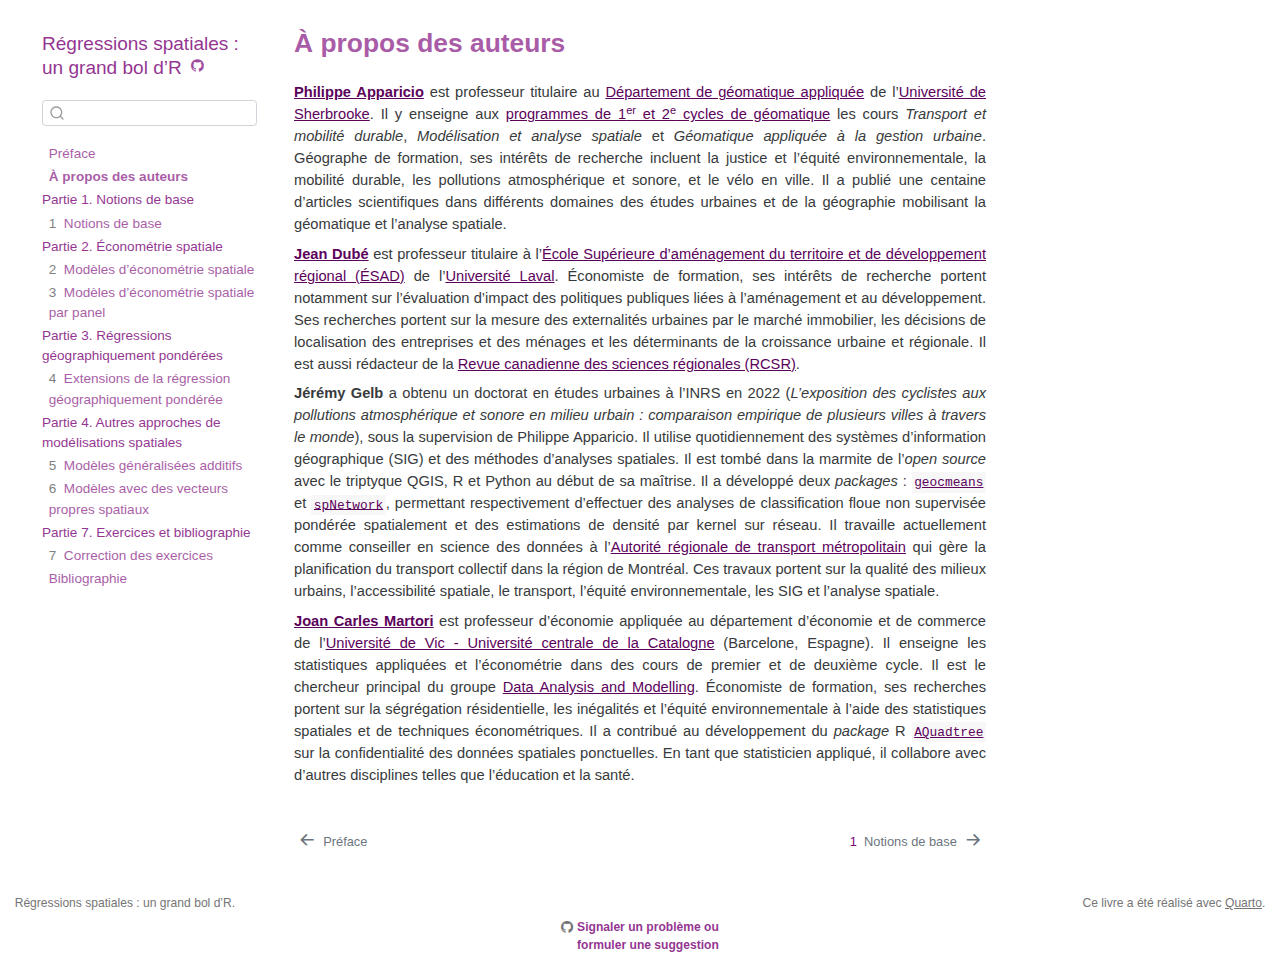
<file: docs/00-auteurs.html>
<!DOCTYPE html>
<html xmlns="http://www.w3.org/1999/xhtml" lang="fr" xml:lang="fr"><head>

<meta charset="utf-8">
<meta name="generator" content="quarto-1.3.353">

<meta name="viewport" content="width=device-width, initial-scale=1.0, user-scalable=yes">


<title>Régressions spatiales : un grand bol d’R - À propos des auteurs</title>
<style>
code{white-space: pre-wrap;}
span.smallcaps{font-variant: small-caps;}
div.columns{display: flex; gap: min(4vw, 1.5em);}
div.column{flex: auto; overflow-x: auto;}
div.hanging-indent{margin-left: 1.5em; text-indent: -1.5em;}
ul.task-list{list-style: none;}
ul.task-list li input[type="checkbox"] {
  width: 0.8em;
  margin: 0 0.8em 0.2em -1em; /* quarto-specific, see https://github.com/quarto-dev/quarto-cli/issues/4556 */ 
  vertical-align: middle;
}
</style>


<script src="site_libs/quarto-nav/quarto-nav.js"></script>
<script src="site_libs/quarto-nav/headroom.min.js"></script>
<script src="site_libs/clipboard/clipboard.min.js"></script>
<script src="site_libs/quarto-search/autocomplete.umd.js"></script>
<script src="site_libs/quarto-search/fuse.min.js"></script>
<script src="site_libs/quarto-search/quarto-search.js"></script>
<meta name="quarto:offset" content="./">
<link href="./01-NotionsDeBase.html" rel="next">
<link href="./index.html" rel="prev">
<link href="./images/introduction/CouvertureP1.png" rel="icon" type="image/png">
<script src="site_libs/quarto-html/quarto.js"></script>
<script src="site_libs/quarto-html/popper.min.js"></script>
<script src="site_libs/quarto-html/tippy.umd.min.js"></script>
<script src="site_libs/quarto-html/anchor.min.js"></script>
<link href="site_libs/quarto-html/tippy.css" rel="stylesheet">
<link href="site_libs/quarto-html/quarto-syntax-highlighting.css" rel="stylesheet" id="quarto-text-highlighting-styles">
<script src="site_libs/bootstrap/bootstrap.min.js"></script>
<link href="site_libs/bootstrap/bootstrap-icons.css" rel="stylesheet">
<link href="site_libs/bootstrap/bootstrap.min.css" rel="stylesheet" id="quarto-bootstrap" data-mode="light">
<script id="quarto-search-options" type="application/json">{
  "location": "sidebar",
  "copy-button": false,
  "collapse-after": 3,
  "panel-placement": "start",
  "type": "textbox",
  "limit": 20,
  "language": {
    "search-no-results-text": "Pas de résultats",
    "search-matching-documents-text": "documents trouvés",
    "search-copy-link-title": "Copier le lien vers la recherche",
    "search-hide-matches-text": "Cacher les correspondances additionnelles",
    "search-more-match-text": "correspondance de plus dans ce document",
    "search-more-matches-text": "correspondances de plus dans ce document",
    "search-clear-button-title": "Effacer",
    "search-detached-cancel-button-title": "Annuler",
    "search-submit-button-title": "Envoyer"
  }
}</script>


<link rel="stylesheet" href="css/quizlib.min.css">
</head>

<body class="nav-sidebar floating">

<div id="quarto-search-results"></div>
  <header id="quarto-header" class="headroom fixed-top">
  <nav class="quarto-secondary-nav">
    <div class="container-fluid d-flex">
      <button type="button" class="quarto-btn-toggle btn" data-bs-toggle="collapse" data-bs-target="#quarto-sidebar,#quarto-sidebar-glass" aria-controls="quarto-sidebar" aria-expanded="false" aria-label="Basculer la barre latérale" onclick="if (window.quartoToggleHeadroom) { window.quartoToggleHeadroom(); }">
        <i class="bi bi-layout-text-sidebar-reverse"></i>
      </button>
      <nav class="quarto-page-breadcrumbs" aria-label="breadcrumb"><ol class="breadcrumb"><li class="breadcrumb-item"><a href="./00-auteurs.html">À propos des auteurs</a></li></ol></nav>
      <a class="flex-grow-1" role="button" data-bs-toggle="collapse" data-bs-target="#quarto-sidebar,#quarto-sidebar-glass" aria-controls="quarto-sidebar" aria-expanded="false" aria-label="Basculer la barre latérale" onclick="if (window.quartoToggleHeadroom) { window.quartoToggleHeadroom(); }">      
      </a>
      <button type="button" class="btn quarto-search-button" aria-label="Recherche" onclick="window.quartoOpenSearch();">
        <i class="bi bi-search"></i>
      </button>
    </div>
  </nav>
</header>
<!-- content -->
<div id="quarto-content" class="quarto-container page-columns page-rows-contents page-layout-article">
<!-- sidebar -->
  <nav id="quarto-sidebar" class="sidebar collapse collapse-horizontal sidebar-navigation floating overflow-auto">
    <div class="pt-lg-2 mt-2 text-left sidebar-header">
    <div class="sidebar-title mb-0 py-0">
      <a href="./">Régressions spatiales : un grand bol d’R</a> 
        <div class="sidebar-tools-main">
    <a href="https://github.com/SerieBoldR/RegressionsSpatiales" title="Source Code" class="quarto-navigation-tool px-1" aria-label="Source Code"><i class="bi bi-github"></i></a>
</div>
    </div>
      </div>
        <div class="mt-2 flex-shrink-0 align-items-center">
        <div class="sidebar-search">
        <div id="quarto-search" class="" title="Recherche"></div>
        </div>
        </div>
    <div class="sidebar-menu-container"> 
    <ul class="list-unstyled mt-1">
        <li class="sidebar-item">
  <div class="sidebar-item-container"> 
  <a href="./index.html" class="sidebar-item-text sidebar-link">
 <span class="menu-text">Préface</span></a>
  </div>
</li>
        <li class="sidebar-item">
  <div class="sidebar-item-container"> 
  <a href="./00-auteurs.html" class="sidebar-item-text sidebar-link active">
 <span class="menu-text">À propos des auteurs</span></a>
  </div>
</li>
        <li class="sidebar-item sidebar-item-section">
      <span class="sidebar-item-text sidebar-link text-start">
 <span class="menu-text">Partie 1. Notions de base</span></span>
  </li>
        <li class="sidebar-item">
  <div class="sidebar-item-container"> 
  <a href="./01-NotionsDeBase.html" class="sidebar-item-text sidebar-link">
 <span class="menu-text"><span class="chapter-number">1</span>&nbsp; <span class="chapter-title">Notions de base</span></span></a>
  </div>
</li>
        <li class="sidebar-item sidebar-item-section">
      <span class="sidebar-item-text sidebar-link text-start">
 <span class="menu-text">Partie 2. Économétrie spatiale</span></span>
  </li>
        <li class="sidebar-item">
  <div class="sidebar-item-container"> 
  <a href="./02-ModelesEconometrieSpatiale.html" class="sidebar-item-text sidebar-link">
 <span class="menu-text"><span class="chapter-number">2</span>&nbsp; <span class="chapter-title">Modèles d’économétrie spatiale</span></span></a>
  </div>
</li>
        <li class="sidebar-item">
  <div class="sidebar-item-container"> 
  <a href="./03-ModelesSpatiauxPanel.html" class="sidebar-item-text sidebar-link">
 <span class="menu-text"><span class="chapter-number">3</span>&nbsp; <span class="chapter-title">Modèles d’économétrie spatiale par panel</span></span></a>
  </div>
</li>
        <li class="sidebar-item sidebar-item-section">
      <span class="sidebar-item-text sidebar-link text-start">
 <span class="menu-text">Partie 3. Régressions géographiquement pondérées</span></span>
  </li>
        <li class="sidebar-item">
  <div class="sidebar-item-container"> 
  <a href="./05-GWRExtensions.html" class="sidebar-item-text sidebar-link">
 <span class="menu-text"><span class="chapter-number">4</span>&nbsp; <span class="chapter-title">Extensions de la régression géographiquement pondérée</span></span></a>
  </div>
</li>
        <li class="sidebar-item sidebar-item-section">
      <span class="sidebar-item-text sidebar-link text-start">
 <span class="menu-text">Partie 4. Autres approches de modélisations spatiales</span></span>
  </li>
        <li class="sidebar-item">
  <div class="sidebar-item-container"> 
  <a href="./06-GAM.html" class="sidebar-item-text sidebar-link">
 <span class="menu-text"><span class="chapter-number">5</span>&nbsp; <span class="chapter-title">Modèles généralisées additifs</span></span></a>
  </div>
</li>
        <li class="sidebar-item">
  <div class="sidebar-item-container"> 
  <a href="./07-SEM.html" class="sidebar-item-text sidebar-link">
 <span class="menu-text"><span class="chapter-number">6</span>&nbsp; <span class="chapter-title">Modèles avec des vecteurs propres spatiaux</span></span></a>
  </div>
</li>
        <li class="sidebar-item sidebar-item-section">
      <span class="sidebar-item-text sidebar-link text-start">
 <span class="menu-text">Partie 7. Exercices et bibliographie</span></span>
  </li>
        <li class="sidebar-item">
  <div class="sidebar-item-container"> 
  <a href="./08-Exercices.html" class="sidebar-item-text sidebar-link">
 <span class="menu-text"><span class="chapter-number">7</span>&nbsp; <span class="chapter-title">Correction des exercices</span></span></a>
  </div>
</li>
        <li class="sidebar-item">
  <div class="sidebar-item-container"> 
  <a href="./references.html" class="sidebar-item-text sidebar-link">
 <span class="menu-text">Bibliographie</span></a>
  </div>
</li>
    </ul>
    </div>
</nav>
<div id="quarto-sidebar-glass" data-bs-toggle="collapse" data-bs-target="#quarto-sidebar,#quarto-sidebar-glass"></div>
<!-- margin-sidebar -->
    <div id="quarto-margin-sidebar" class="sidebar margin-sidebar">
        
    </div>
<!-- main -->
<main class="content" id="quarto-document-content">

<header id="title-block-header" class="quarto-title-block default">
<div class="quarto-title">
<h1 class="title"><span id="auteurs" class="quarto-section-identifier">À propos des auteurs</span></h1>
</div>



<div class="quarto-title-meta">

    
  
    
  </div>
  

</header>

<p><a href="https://www.usherbrooke.ca/recherche/fr/specialistes/details/philippe.apparicio"><strong>Philippe Apparicio</strong></a> est professeur titulaire au <a href="https://www.usherbrooke.ca/geomatique/">Département de géomatique appliquée</a> de l’<a href="https://www.usherbrooke.ca/">Université de Sherbrooke</a>. Il y enseigne aux <a href="https://www.usherbrooke.ca/geomatique/etudes/programmes">programmes de 1<sup>er</sup> et 2<sup>e</sup> cycles de géomatique</a> les cours <em>Transport et mobilité durable</em>, <em>Modélisation et analyse spatiale</em> et <em>Géomatique appliquée à la gestion urbaine</em>. Géographe de formation, ses intérêts de recherche incluent la justice et l’équité environnementale, la mobilité durable, les pollutions atmosphérique et sonore, et le vélo en ville. Il a publié une centaine d’articles scientifiques dans différents domaines des études urbaines et de la géographie mobilisant la géomatique et l’analyse spatiale.</p>
<p><a href="https://www.esad.ulaval.ca/personnel/professeurs/jean-dube"><strong>Jean Dubé</strong></a> est professeur titulaire à l’<a href="https://www.esad.ulaval.ca/">École Supérieure d’aménagement du territoire et de développement régional (ÉSAD)</a> de l’<a href="https://www.ulaval.ca/">Université Laval</a>. Économiste de formation, ses intérêts de recherche portent notamment sur l’évaluation d’impact des politiques publiques liées à l’aménagement et au développement. Ses recherches portent sur la mesure des externalités urbaines par le marché immobilier, les décisions de localisation des entreprises et des ménages et les déterminants de la croissance urbaine et régionale. Il est aussi rédacteur de la <a href="https://idjs.ca/fr/rcsr">Revue canadienne des sciences régionales (RCSR)</a>.</p>
<p><strong>Jérémy Gelb</strong> a obtenu un doctorat en études urbaines à l’INRS en 2022 (<em>L’exposition des cyclistes aux pollutions atmosphérique et sonore en milieu urbain&nbsp;: comparaison empirique de plusieurs villes à travers le monde</em>), sous la supervision de Philippe Apparicio. Il utilise quotidiennement des systèmes d’information géographique (SIG) et des méthodes d’analyses spatiales. Il est tombé dans la marmite de l’<em>open source</em> avec le triptyque QGIS, R et Python au début de sa maîtrise. Il a développé deux <em>packages</em>&nbsp;: <a href="https://cran.r-project.org/web/packages/geocmeans/index.html"><code>geocmeans</code></a> et <a href="https://cran.r-project.org/web/packages/spNetwork/index.html"><code>spNetwork</code></a>, permettant respectivement d’effectuer des analyses de classification floue non supervisée pondérée spatialement et des estimations de densité par kernel sur réseau. Il travaille actuellement comme conseiller en science des données à l’<a href="https://www.artm.quebec/a-propos-de-l-artm/mission/">Autorité régionale de transport métropolitain</a> qui gère la planification du transport collectif dans la région de Montréal. Ces travaux portent sur la qualité des milieux urbains, l’accessibilité spatiale, le transport, l’équité environnementale, les SIG et l’analyse spatiale.</p>
<p><a href="https://urecerca.uvic.cat/CawDOS/jsf/seleccionActividades/seleccionActividades.jsf?id=276da803df40ac2c&amp;idioma=ca&amp;tipo=activ&amp;elmeucv=N"><strong>Joan Carles Martori</strong></a> est professeur d’économie appliquée au département d’économie et de commerce de l’<a href="https://www.uvic.cat/fr">Université de Vic - Université centrale de la Catalogne</a> (Barcelone, Espagne). Il enseigne les statistiques appliquées et l’économétrie dans des cours de premier et de deuxième cycle. Il est le chercheur principal du groupe <a href="https://mon.uvic.cat/dam/">Data Analysis and Modelling</a>. Économiste de formation, ses recherches portent sur la ségrégation résidentielle, les inégalités et l’équité environnementale à l’aide des statistiques spatiales et de techniques économétriques. Il a contribué au développement du <em>package</em> R <a href="https://cran.r-project.org/web/packages/AQuadtree/index.html"><code>AQuadtree</code></a> sur la confidentialité des données spatiales ponctuelles. En tant que statisticien appliqué, il collabore avec d’autres disciplines telles que l’éducation et la santé.</p>



</main> <!-- /main -->
<script id="quarto-html-after-body" type="application/javascript">
window.document.addEventListener("DOMContentLoaded", function (event) {
  const toggleBodyColorMode = (bsSheetEl) => {
    const mode = bsSheetEl.getAttribute("data-mode");
    const bodyEl = window.document.querySelector("body");
    if (mode === "dark") {
      bodyEl.classList.add("quarto-dark");
      bodyEl.classList.remove("quarto-light");
    } else {
      bodyEl.classList.add("quarto-light");
      bodyEl.classList.remove("quarto-dark");
    }
  }
  const toggleBodyColorPrimary = () => {
    const bsSheetEl = window.document.querySelector("link#quarto-bootstrap");
    if (bsSheetEl) {
      toggleBodyColorMode(bsSheetEl);
    }
  }
  toggleBodyColorPrimary();  
  const icon = "";
  const anchorJS = new window.AnchorJS();
  anchorJS.options = {
    placement: 'right',
    icon: icon
  };
  anchorJS.add('.anchored');
  const isCodeAnnotation = (el) => {
    for (const clz of el.classList) {
      if (clz.startsWith('code-annotation-')) {                     
        return true;
      }
    }
    return false;
  }
  const clipboard = new window.ClipboardJS('.code-copy-button', {
    text: function(trigger) {
      const codeEl = trigger.previousElementSibling.cloneNode(true);
      for (const childEl of codeEl.children) {
        if (isCodeAnnotation(childEl)) {
          childEl.remove();
        }
      }
      return codeEl.innerText;
    }
  });
  clipboard.on('success', function(e) {
    // button target
    const button = e.trigger;
    // don't keep focus
    button.blur();
    // flash "checked"
    button.classList.add('code-copy-button-checked');
    var currentTitle = button.getAttribute("title");
    button.setAttribute("title", "Copié");
    let tooltip;
    if (window.bootstrap) {
      button.setAttribute("data-bs-toggle", "tooltip");
      button.setAttribute("data-bs-placement", "left");
      button.setAttribute("data-bs-title", "Copié");
      tooltip = new bootstrap.Tooltip(button, 
        { trigger: "manual", 
          customClass: "code-copy-button-tooltip",
          offset: [0, -8]});
      tooltip.show();    
    }
    setTimeout(function() {
      if (tooltip) {
        tooltip.hide();
        button.removeAttribute("data-bs-title");
        button.removeAttribute("data-bs-toggle");
        button.removeAttribute("data-bs-placement");
      }
      button.setAttribute("title", currentTitle);
      button.classList.remove('code-copy-button-checked');
    }, 1000);
    // clear code selection
    e.clearSelection();
  });
  function tippyHover(el, contentFn) {
    const config = {
      allowHTML: true,
      content: contentFn,
      maxWidth: 500,
      delay: 100,
      arrow: false,
      appendTo: function(el) {
          return el.parentElement;
      },
      interactive: true,
      interactiveBorder: 10,
      theme: 'quarto',
      placement: 'bottom-start'
    };
    window.tippy(el, config); 
  }
  const noterefs = window.document.querySelectorAll('a[role="doc-noteref"]');
  for (var i=0; i<noterefs.length; i++) {
    const ref = noterefs[i];
    tippyHover(ref, function() {
      // use id or data attribute instead here
      let href = ref.getAttribute('data-footnote-href') || ref.getAttribute('href');
      try { href = new URL(href).hash; } catch {}
      const id = href.replace(/^#\/?/, "");
      const note = window.document.getElementById(id);
      return note.innerHTML;
    });
  }
      let selectedAnnoteEl;
      const selectorForAnnotation = ( cell, annotation) => {
        let cellAttr = 'data-code-cell="' + cell + '"';
        let lineAttr = 'data-code-annotation="' +  annotation + '"';
        const selector = 'span[' + cellAttr + '][' + lineAttr + ']';
        return selector;
      }
      const selectCodeLines = (annoteEl) => {
        const doc = window.document;
        const targetCell = annoteEl.getAttribute("data-target-cell");
        const targetAnnotation = annoteEl.getAttribute("data-target-annotation");
        const annoteSpan = window.document.querySelector(selectorForAnnotation(targetCell, targetAnnotation));
        const lines = annoteSpan.getAttribute("data-code-lines").split(",");
        const lineIds = lines.map((line) => {
          return targetCell + "-" + line;
        })
        let top = null;
        let height = null;
        let parent = null;
        if (lineIds.length > 0) {
            //compute the position of the single el (top and bottom and make a div)
            const el = window.document.getElementById(lineIds[0]);
            top = el.offsetTop;
            height = el.offsetHeight;
            parent = el.parentElement.parentElement;
          if (lineIds.length > 1) {
            const lastEl = window.document.getElementById(lineIds[lineIds.length - 1]);
            const bottom = lastEl.offsetTop + lastEl.offsetHeight;
            height = bottom - top;
          }
          if (top !== null && height !== null && parent !== null) {
            // cook up a div (if necessary) and position it 
            let div = window.document.getElementById("code-annotation-line-highlight");
            if (div === null) {
              div = window.document.createElement("div");
              div.setAttribute("id", "code-annotation-line-highlight");
              div.style.position = 'absolute';
              parent.appendChild(div);
            }
            div.style.top = top - 2 + "px";
            div.style.height = height + 4 + "px";
            let gutterDiv = window.document.getElementById("code-annotation-line-highlight-gutter");
            if (gutterDiv === null) {
              gutterDiv = window.document.createElement("div");
              gutterDiv.setAttribute("id", "code-annotation-line-highlight-gutter");
              gutterDiv.style.position = 'absolute';
              const codeCell = window.document.getElementById(targetCell);
              const gutter = codeCell.querySelector('.code-annotation-gutter');
              gutter.appendChild(gutterDiv);
            }
            gutterDiv.style.top = top - 2 + "px";
            gutterDiv.style.height = height + 4 + "px";
          }
          selectedAnnoteEl = annoteEl;
        }
      };
      const unselectCodeLines = () => {
        const elementsIds = ["code-annotation-line-highlight", "code-annotation-line-highlight-gutter"];
        elementsIds.forEach((elId) => {
          const div = window.document.getElementById(elId);
          if (div) {
            div.remove();
          }
        });
        selectedAnnoteEl = undefined;
      };
      // Attach click handler to the DT
      const annoteDls = window.document.querySelectorAll('dt[data-target-cell]');
      for (const annoteDlNode of annoteDls) {
        annoteDlNode.addEventListener('click', (event) => {
          const clickedEl = event.target;
          if (clickedEl !== selectedAnnoteEl) {
            unselectCodeLines();
            const activeEl = window.document.querySelector('dt[data-target-cell].code-annotation-active');
            if (activeEl) {
              activeEl.classList.remove('code-annotation-active');
            }
            selectCodeLines(clickedEl);
            clickedEl.classList.add('code-annotation-active');
          } else {
            // Unselect the line
            unselectCodeLines();
            clickedEl.classList.remove('code-annotation-active');
          }
        });
      }
  const findCites = (el) => {
    const parentEl = el.parentElement;
    if (parentEl) {
      const cites = parentEl.dataset.cites;
      if (cites) {
        return {
          el,
          cites: cites.split(' ')
        };
      } else {
        return findCites(el.parentElement)
      }
    } else {
      return undefined;
    }
  };
  var bibliorefs = window.document.querySelectorAll('a[role="doc-biblioref"]');
  for (var i=0; i<bibliorefs.length; i++) {
    const ref = bibliorefs[i];
    const citeInfo = findCites(ref);
    if (citeInfo) {
      tippyHover(citeInfo.el, function() {
        var popup = window.document.createElement('div');
        citeInfo.cites.forEach(function(cite) {
          var citeDiv = window.document.createElement('div');
          citeDiv.classList.add('hanging-indent');
          citeDiv.classList.add('csl-entry');
          var biblioDiv = window.document.getElementById('ref-' + cite);
          if (biblioDiv) {
            citeDiv.innerHTML = biblioDiv.innerHTML;
          }
          popup.appendChild(citeDiv);
        });
        return popup.innerHTML;
      });
    }
  }
});
</script>
<nav class="page-navigation">
  <div class="nav-page nav-page-previous">
      <a href="./index.html" class="pagination-link">
        <i class="bi bi-arrow-left-short"></i> <span class="nav-page-text">Préface</span>
      </a>          
  </div>
  <div class="nav-page nav-page-next">
      <a href="./01-NotionsDeBase.html" class="pagination-link">
        <span class="nav-page-text"><span class="chapter-number">1</span>&nbsp; <span class="chapter-title">Notions de base</span></span> <i class="bi bi-arrow-right-short"></i>
      </a>
  </div>
</nav>
</div> <!-- /content -->
<footer class="footer">
  <div class="nav-footer">
    <div class="nav-footer-left">Régressions spatiales : un grand bol d’R.</div>   
    <div class="nav-footer-center">
      &nbsp;
    <div class="toc-actions"><div><i class="bi bi-github"></i></div><div class="action-links"><p><a href="https://github.com/SerieBoldR/RegressionsSpatiales/issues/new" class="toc-action">Signaler un problème ou<br>formuler une suggestion</a></p></div></div></div>
    <div class="nav-footer-right">Ce livre a été réalisé avec <a href="https://quarto.org/">Quarto</a>.</div>
  </div>
</footer>



</body></html>
</file>
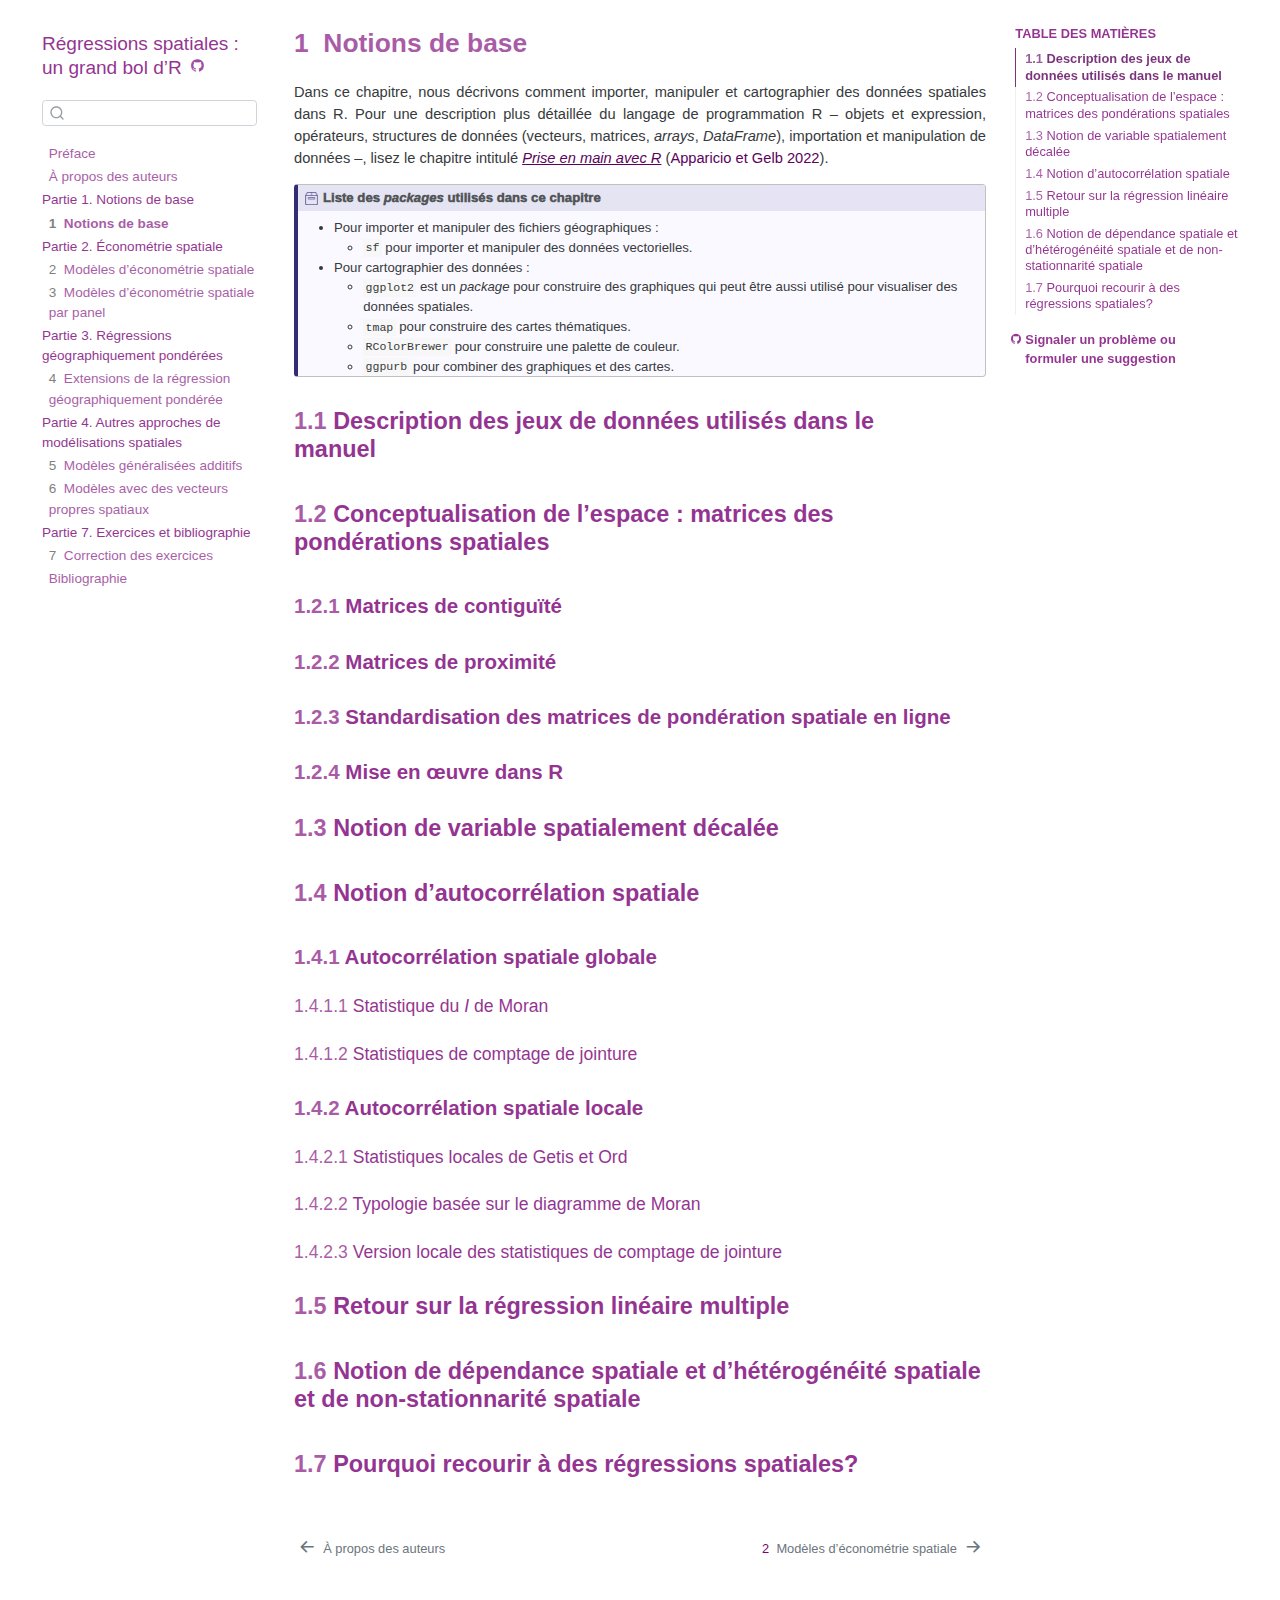
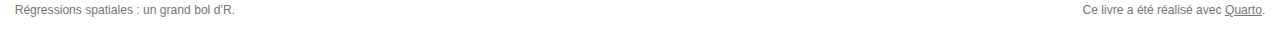
<file: docs/01-NotionsDeBase.html>
<!DOCTYPE html>
<html xmlns="http://www.w3.org/1999/xhtml" lang="fr" xml:lang="fr"><head>

<meta charset="utf-8">
<meta name="generator" content="quarto-1.3.353">

<meta name="viewport" content="width=device-width, initial-scale=1.0, user-scalable=yes">


<title>Régressions spatiales : un grand bol d’R - 1&nbsp; Notions de base</title>
<style>
code{white-space: pre-wrap;}
span.smallcaps{font-variant: small-caps;}
div.columns{display: flex; gap: min(4vw, 1.5em);}
div.column{flex: auto; overflow-x: auto;}
div.hanging-indent{margin-left: 1.5em; text-indent: -1.5em;}
ul.task-list{list-style: none;}
ul.task-list li input[type="checkbox"] {
  width: 0.8em;
  margin: 0 0.8em 0.2em -1em; /* quarto-specific, see https://github.com/quarto-dev/quarto-cli/issues/4556 */ 
  vertical-align: middle;
}
/* CSS for citations */
div.csl-bib-body { }
div.csl-entry {
  clear: both;
}
.hanging-indent div.csl-entry {
  margin-left:2em;
  text-indent:-2em;
}
div.csl-left-margin {
  min-width:2em;
  float:left;
}
div.csl-right-inline {
  margin-left:2em;
  padding-left:1em;
}
div.csl-indent {
  margin-left: 2em;
}</style>


<script src="site_libs/quarto-nav/quarto-nav.js"></script>
<script src="site_libs/quarto-nav/headroom.min.js"></script>
<script src="site_libs/clipboard/clipboard.min.js"></script>
<script src="site_libs/quarto-search/autocomplete.umd.js"></script>
<script src="site_libs/quarto-search/fuse.min.js"></script>
<script src="site_libs/quarto-search/quarto-search.js"></script>
<meta name="quarto:offset" content="./">
<link href="./02-ModelesEconometrieSpatiale.html" rel="next">
<link href="./00-auteurs.html" rel="prev">
<link href="./images/introduction/CouvertureP1.png" rel="icon" type="image/png">
<script src="site_libs/quarto-html/quarto.js"></script>
<script src="site_libs/quarto-html/popper.min.js"></script>
<script src="site_libs/quarto-html/tippy.umd.min.js"></script>
<script src="site_libs/quarto-html/anchor.min.js"></script>
<link href="site_libs/quarto-html/tippy.css" rel="stylesheet">
<link href="site_libs/quarto-html/quarto-syntax-highlighting.css" rel="stylesheet" id="quarto-text-highlighting-styles">
<script src="site_libs/bootstrap/bootstrap.min.js"></script>
<link href="site_libs/bootstrap/bootstrap-icons.css" rel="stylesheet">
<link href="site_libs/bootstrap/bootstrap.min.css" rel="stylesheet" id="quarto-bootstrap" data-mode="light">
<script id="quarto-search-options" type="application/json">{
  "location": "sidebar",
  "copy-button": false,
  "collapse-after": 3,
  "panel-placement": "start",
  "type": "textbox",
  "limit": 20,
  "language": {
    "search-no-results-text": "Pas de résultats",
    "search-matching-documents-text": "documents trouvés",
    "search-copy-link-title": "Copier le lien vers la recherche",
    "search-hide-matches-text": "Cacher les correspondances additionnelles",
    "search-more-match-text": "correspondance de plus dans ce document",
    "search-more-matches-text": "correspondances de plus dans ce document",
    "search-clear-button-title": "Effacer",
    "search-detached-cancel-button-title": "Annuler",
    "search-submit-button-title": "Envoyer"
  }
}</script>


<link rel="stylesheet" href="css/quizlib.min.css">
</head>

<body class="nav-sidebar floating">

<div id="quarto-search-results"></div>
  <header id="quarto-header" class="headroom fixed-top">
  <nav class="quarto-secondary-nav">
    <div class="container-fluid d-flex">
      <button type="button" class="quarto-btn-toggle btn" data-bs-toggle="collapse" data-bs-target="#quarto-sidebar,#quarto-sidebar-glass" aria-controls="quarto-sidebar" aria-expanded="false" aria-label="Basculer la barre latérale" onclick="if (window.quartoToggleHeadroom) { window.quartoToggleHeadroom(); }">
        <i class="bi bi-layout-text-sidebar-reverse"></i>
      </button>
      <nav class="quarto-page-breadcrumbs" aria-label="breadcrumb"><ol class="breadcrumb"><li class="breadcrumb-item"><a href="./01-NotionsDeBase.html"><span class="chapter-number">1</span>&nbsp; <span class="chapter-title">Notions de base</span></a></li></ol></nav>
      <a class="flex-grow-1" role="button" data-bs-toggle="collapse" data-bs-target="#quarto-sidebar,#quarto-sidebar-glass" aria-controls="quarto-sidebar" aria-expanded="false" aria-label="Basculer la barre latérale" onclick="if (window.quartoToggleHeadroom) { window.quartoToggleHeadroom(); }">      
      </a>
      <button type="button" class="btn quarto-search-button" aria-label="Recherche" onclick="window.quartoOpenSearch();">
        <i class="bi bi-search"></i>
      </button>
    </div>
  </nav>
</header>
<!-- content -->
<div id="quarto-content" class="quarto-container page-columns page-rows-contents page-layout-article">
<!-- sidebar -->
  <nav id="quarto-sidebar" class="sidebar collapse collapse-horizontal sidebar-navigation floating overflow-auto">
    <div class="pt-lg-2 mt-2 text-left sidebar-header">
    <div class="sidebar-title mb-0 py-0">
      <a href="./">Régressions spatiales : un grand bol d’R</a> 
        <div class="sidebar-tools-main">
    <a href="https://github.com/SerieBoldR/RegressionsSpatiales" title="Source Code" class="quarto-navigation-tool px-1" aria-label="Source Code"><i class="bi bi-github"></i></a>
</div>
    </div>
      </div>
        <div class="mt-2 flex-shrink-0 align-items-center">
        <div class="sidebar-search">
        <div id="quarto-search" class="" title="Recherche"></div>
        </div>
        </div>
    <div class="sidebar-menu-container"> 
    <ul class="list-unstyled mt-1">
        <li class="sidebar-item">
  <div class="sidebar-item-container"> 
  <a href="./index.html" class="sidebar-item-text sidebar-link">
 <span class="menu-text">Préface</span></a>
  </div>
</li>
        <li class="sidebar-item">
  <div class="sidebar-item-container"> 
  <a href="./00-auteurs.html" class="sidebar-item-text sidebar-link">
 <span class="menu-text">À propos des auteurs</span></a>
  </div>
</li>
        <li class="sidebar-item sidebar-item-section">
      <span class="sidebar-item-text sidebar-link text-start">
 <span class="menu-text">Partie 1. Notions de base</span></span>
  </li>
        <li class="sidebar-item">
  <div class="sidebar-item-container"> 
  <a href="./01-NotionsDeBase.html" class="sidebar-item-text sidebar-link active">
 <span class="menu-text"><span class="chapter-number">1</span>&nbsp; <span class="chapter-title">Notions de base</span></span></a>
  </div>
</li>
        <li class="sidebar-item sidebar-item-section">
      <span class="sidebar-item-text sidebar-link text-start">
 <span class="menu-text">Partie 2. Économétrie spatiale</span></span>
  </li>
        <li class="sidebar-item">
  <div class="sidebar-item-container"> 
  <a href="./02-ModelesEconometrieSpatiale.html" class="sidebar-item-text sidebar-link">
 <span class="menu-text"><span class="chapter-number">2</span>&nbsp; <span class="chapter-title">Modèles d’économétrie spatiale</span></span></a>
  </div>
</li>
        <li class="sidebar-item">
  <div class="sidebar-item-container"> 
  <a href="./03-ModelesSpatiauxPanel.html" class="sidebar-item-text sidebar-link">
 <span class="menu-text"><span class="chapter-number">3</span>&nbsp; <span class="chapter-title">Modèles d’économétrie spatiale par panel</span></span></a>
  </div>
</li>
        <li class="sidebar-item sidebar-item-section">
      <span class="sidebar-item-text sidebar-link text-start">
 <span class="menu-text">Partie 3. Régressions géographiquement pondérées</span></span>
  </li>
        <li class="sidebar-item">
  <div class="sidebar-item-container"> 
  <a href="./05-GWRExtensions.html" class="sidebar-item-text sidebar-link">
 <span class="menu-text"><span class="chapter-number">4</span>&nbsp; <span class="chapter-title">Extensions de la régression géographiquement pondérée</span></span></a>
  </div>
</li>
        <li class="sidebar-item sidebar-item-section">
      <span class="sidebar-item-text sidebar-link text-start">
 <span class="menu-text">Partie 4. Autres approches de modélisations spatiales</span></span>
  </li>
        <li class="sidebar-item">
  <div class="sidebar-item-container"> 
  <a href="./06-GAM.html" class="sidebar-item-text sidebar-link">
 <span class="menu-text"><span class="chapter-number">5</span>&nbsp; <span class="chapter-title">Modèles généralisées additifs</span></span></a>
  </div>
</li>
        <li class="sidebar-item">
  <div class="sidebar-item-container"> 
  <a href="./07-SEM.html" class="sidebar-item-text sidebar-link">
 <span class="menu-text"><span class="chapter-number">6</span>&nbsp; <span class="chapter-title">Modèles avec des vecteurs propres spatiaux</span></span></a>
  </div>
</li>
        <li class="sidebar-item sidebar-item-section">
      <span class="sidebar-item-text sidebar-link text-start">
 <span class="menu-text">Partie 7. Exercices et bibliographie</span></span>
  </li>
        <li class="sidebar-item">
  <div class="sidebar-item-container"> 
  <a href="./08-Exercices.html" class="sidebar-item-text sidebar-link">
 <span class="menu-text"><span class="chapter-number">7</span>&nbsp; <span class="chapter-title">Correction des exercices</span></span></a>
  </div>
</li>
        <li class="sidebar-item">
  <div class="sidebar-item-container"> 
  <a href="./references.html" class="sidebar-item-text sidebar-link">
 <span class="menu-text">Bibliographie</span></a>
  </div>
</li>
    </ul>
    </div>
</nav>
<div id="quarto-sidebar-glass" data-bs-toggle="collapse" data-bs-target="#quarto-sidebar,#quarto-sidebar-glass"></div>
<!-- margin-sidebar -->
    <div id="quarto-margin-sidebar" class="sidebar margin-sidebar">
        <nav id="TOC" role="doc-toc" class="toc-active">
    <h2 id="toc-title">Table des matières</h2>
   
  <ul>
  <li><a href="#sec-011" id="toc-sec-011" class="nav-link active" data-scroll-target="#sec-011"><span class="header-section-number">1.1</span> Description des jeux de données utilisés dans le manuel</a></li>
  <li><a href="#sec-012" id="toc-sec-012" class="nav-link" data-scroll-target="#sec-012"><span class="header-section-number">1.2</span> Conceptualisation de l’espace&nbsp;: matrices des pondérations spatiales</a>
  <ul class="collapse">
  <li><a href="#sec-0121" id="toc-sec-0121" class="nav-link" data-scroll-target="#sec-0121"><span class="header-section-number">1.2.1</span> Matrices de contiguïté</a></li>
  <li><a href="#sec-0122" id="toc-sec-0122" class="nav-link" data-scroll-target="#sec-0122"><span class="header-section-number">1.2.2</span> Matrices de proximité</a></li>
  <li><a href="#sec-0123" id="toc-sec-0123" class="nav-link" data-scroll-target="#sec-0123"><span class="header-section-number">1.2.3</span> Standardisation des matrices de pondération spatiale en ligne</a></li>
  <li><a href="#sec-0124" id="toc-sec-0124" class="nav-link" data-scroll-target="#sec-0124"><span class="header-section-number">1.2.4</span> Mise en œuvre dans R</a></li>
  </ul></li>
  <li><a href="#sec-013" id="toc-sec-013" class="nav-link" data-scroll-target="#sec-013"><span class="header-section-number">1.3</span> Notion de variable spatialement décalée</a></li>
  <li><a href="#sec-014" id="toc-sec-014" class="nav-link" data-scroll-target="#sec-014"><span class="header-section-number">1.4</span> Notion d’autocorrélation spatiale</a>
  <ul class="collapse">
  <li><a href="#sec-0141" id="toc-sec-0141" class="nav-link" data-scroll-target="#sec-0141"><span class="header-section-number">1.4.1</span> Autocorrélation spatiale globale</a></li>
  <li><a href="#sec-0142" id="toc-sec-0142" class="nav-link" data-scroll-target="#sec-0142"><span class="header-section-number">1.4.2</span> Autocorrélation spatiale locale</a></li>
  </ul></li>
  <li><a href="#sec-015" id="toc-sec-015" class="nav-link" data-scroll-target="#sec-015"><span class="header-section-number">1.5</span> Retour sur la régression linéaire multiple</a></li>
  <li><a href="#sec-016" id="toc-sec-016" class="nav-link" data-scroll-target="#sec-016"><span class="header-section-number">1.6</span> Notion de dépendance spatiale et d’hétérogénéité spatiale et de non-stationnarité spatiale</a></li>
  <li><a href="#sec-017" id="toc-sec-017" class="nav-link" data-scroll-target="#sec-017"><span class="header-section-number">1.7</span> Pourquoi recourir à des régressions spatiales?</a></li>
  </ul>
<div class="toc-actions"><div><i class="bi bi-github"></i></div><div class="action-links"><p><a href="https://github.com/SerieBoldR/RegressionsSpatiales/issues/new" class="toc-action">Signaler un problème ou<br>formuler une suggestion</a></p></div></div></nav>
    </div>
<!-- main -->
<main class="content" id="quarto-document-content">

<header id="title-block-header" class="quarto-title-block default">
<div class="quarto-title">
<h1 class="title"><span id="sec-chap01" class="quarto-section-identifier"><span class="chapter-number">1</span>&nbsp; <span class="chapter-title">Notions de base</span></span></h1>
</div>



<div class="quarto-title-meta">

    
  
    
  </div>
  

</header>

<p>Dans ce chapitre, nous décrivons comment importer, manipuler et cartographier des données spatiales dans R. Pour une description plus détaillée du langage de programmation R –&nbsp;objets et expression, opérateurs, structures de données (vecteurs, matrices, <em>arrays</em>, <em>DataFrame</em>), importation et manipulation de données&nbsp;–, lisez le chapitre intitulé <a href="https://serieboldr.github.io/MethodesQuantitatives/01-priseenmainR.html"><em>Prise en main avec R</em></a> <span class="citation" data-cites="RBoldAir">(<a href="references.html#ref-RBoldAir" role="doc-biblioref">Apparicio et Gelb 2022</a>)</span>.</p>
<div class="bloc_package">
<div class="bloc_package-header">
<div class="bloc_package-icon">

</div>
<p><strong>Liste des <em>packages</em> utilisés dans ce chapitre</strong></p>
</div>
<div class="bloc_package-body">
<ul>
<li>Pour importer et manipuler des fichiers géographiques&nbsp;:
<ul>
<li><code>sf</code> pour importer et manipuler des données vectorielles.</li>
</ul></li>
<li>Pour cartographier des données&nbsp;:
<ul>
<li><code>ggplot2</code> est un <em>package</em> pour construire des graphiques qui peut être aussi utilisé pour visualiser des données spatiales.</li>
<li><code>tmap</code> pour construire des cartes thématiques.</li>
<li><code>RColorBrewer</code> pour construire une palette de couleur.</li>
<li><code>ggpurb</code> pour combiner des graphiques et des cartes.</li>
</ul></li>
</ul>
</div>
</div>
<section id="sec-011" class="level2" data-number="1.1">
<h2 data-number="1.1" class="anchored" data-anchor-id="sec-011"><span class="header-section-number">1.1</span> Description des jeux de données utilisés dans le manuel</h2>
</section>
<section id="sec-012" class="level2" data-number="1.2">
<h2 data-number="1.2" class="anchored" data-anchor-id="sec-012"><span class="header-section-number">1.2</span> Conceptualisation de l’espace&nbsp;: matrices des pondérations spatiales</h2>
<section id="sec-0121" class="level3" data-number="1.2.1">
<h3 data-number="1.2.1" class="anchored" data-anchor-id="sec-0121"><span class="header-section-number">1.2.1</span> Matrices de contiguïté</h3>
</section>
<section id="sec-0122" class="level3" data-number="1.2.2">
<h3 data-number="1.2.2" class="anchored" data-anchor-id="sec-0122"><span class="header-section-number">1.2.2</span> Matrices de proximité</h3>
</section>
<section id="sec-0123" class="level3" data-number="1.2.3">
<h3 data-number="1.2.3" class="anchored" data-anchor-id="sec-0123"><span class="header-section-number">1.2.3</span> Standardisation des matrices de pondération spatiale en ligne</h3>
</section>
<section id="sec-0124" class="level3" data-number="1.2.4">
<h3 data-number="1.2.4" class="anchored" data-anchor-id="sec-0124"><span class="header-section-number">1.2.4</span> Mise en œuvre dans R</h3>
</section>
</section>
<section id="sec-013" class="level2" data-number="1.3">
<h2 data-number="1.3" class="anchored" data-anchor-id="sec-013"><span class="header-section-number">1.3</span> Notion de variable spatialement décalée</h2>
</section>
<section id="sec-014" class="level2" data-number="1.4">
<h2 data-number="1.4" class="anchored" data-anchor-id="sec-014"><span class="header-section-number">1.4</span> Notion d’autocorrélation spatiale</h2>
<section id="sec-0141" class="level3" data-number="1.4.1">
<h3 data-number="1.4.1" class="anchored" data-anchor-id="sec-0141"><span class="header-section-number">1.4.1</span> Autocorrélation spatiale globale</h3>
<section id="sec-01411" class="level4" data-number="1.4.1.1">
<h4 data-number="1.4.1.1" class="anchored" data-anchor-id="sec-01411"><span class="header-section-number">1.4.1.1</span> Statistique du <em>I</em> de Moran</h4>
</section>
<section id="sec-01412" class="level4" data-number="1.4.1.2">
<h4 data-number="1.4.1.2" class="anchored" data-anchor-id="sec-01412"><span class="header-section-number">1.4.1.2</span> Statistiques de comptage de jointure</h4>
</section>
</section>
<section id="sec-0142" class="level3" data-number="1.4.2">
<h3 data-number="1.4.2" class="anchored" data-anchor-id="sec-0142"><span class="header-section-number">1.4.2</span> Autocorrélation spatiale locale</h3>
<section id="sec-014121" class="level4" data-number="1.4.2.1">
<h4 data-number="1.4.2.1" class="anchored" data-anchor-id="sec-014121"><span class="header-section-number">1.4.2.1</span> Statistiques locales de Getis et Ord</h4>
</section>
<section id="sec-014122" class="level4" data-number="1.4.2.2">
<h4 data-number="1.4.2.2" class="anchored" data-anchor-id="sec-014122"><span class="header-section-number">1.4.2.2</span> Typologie basée sur le diagramme de Moran</h4>
</section>
<section id="sec-014123" class="level4" data-number="1.4.2.3">
<h4 data-number="1.4.2.3" class="anchored" data-anchor-id="sec-014123"><span class="header-section-number">1.4.2.3</span> Version locale des statistiques de comptage de jointure</h4>
</section>
</section>
</section>
<section id="sec-015" class="level2" data-number="1.5">
<h2 data-number="1.5" class="anchored" data-anchor-id="sec-015"><span class="header-section-number">1.5</span> Retour sur la régression linéaire multiple</h2>
</section>
<section id="sec-016" class="level2" data-number="1.6">
<h2 data-number="1.6" class="anchored" data-anchor-id="sec-016"><span class="header-section-number">1.6</span> Notion de dépendance spatiale et d’hétérogénéité spatiale et de non-stationnarité spatiale</h2>
</section>
<section id="sec-017" class="level2" data-number="1.7">
<h2 data-number="1.7" class="anchored" data-anchor-id="sec-017"><span class="header-section-number">1.7</span> Pourquoi recourir à des régressions spatiales?</h2>
<!-- ## Importation de données géographiques {#sec-011} -->
<!-- ::: bloc_notes -->
<!-- ::: bloc_notes-header -->
<!-- ::: bloc_notes-icon -->
<!-- ::: -->
<!-- **Quels *packages* choisir pour importer et manipuler des données spatiales?** -->
<!-- ::: -->
<!-- ::: bloc_notes-body -->
<!-- Pour les données vectorielles, il existe deux principaux *packages* (équivalent d'une librairie dans Python) : `sp` [@PackageSP1; @PackageSP2] et `sf` [@PackageSF]. Puisque le *package* `sp` est progressivement délaissé par R, il est donc fortement conseillé d'utiliser `sf`. -->
<!-- Pour les données *raster*, il est possible d'utiliser les *packages* `raster` [@PackageRaster] et `terra` [@PackageTerra], dont le dernier, plus récent, semblerait plus rapide. -->
<!-- Cette transition de `sp` à `sf` et de `raster` à `terra` est assez récente et encore en cours durant l'écriture de ce livre. Il existe encore de nombreux *packages* basés sur `sp` et `raster`. Il est donc possible que vous ayez à les utiliser, car leur transition n'est peut-être pas encore effectuée. Notez que la façon dont ces anciens *packages* intègrent les données vectorielles et matricielles dans R est très différente de celle des nouveaux *packages*. À titre d'exemple, la fonction `sp::readOGR` lit un fichier *shapefile*, tout comme la fonction `sf::st_read`, mais la première produit un objet de type `SpatialDataFrame`, alors que la seconde produit un `tbl_df`. Dans le premier cas, les géométries et les données sont stockées dans deux éléments séparés, alors que dans le second cas, le `tbl_df` est un `data.frame` avec une colonne contenant les géométries. -->
<!-- Pour les personnes intéressées aux motivations ayant conduit à cette transition, consultez cet excellent [article de blog](https://r-spatial.org/r/2022/04/12/evolution.html). Il existe deux raisons principales : le mainteneur des *packages* `rgdal` et `rgeos` servant de fondation à `raster` et `sp` a pris sa retraite. À cela s'ajoutent le côté « vieille école » de ces *packages* (ayant plus de 20 ans!) et l'apparition de *packages* plus modernes. Il s'agit d'un bon exemple de ce qui peut arriver dans une communauté *open source* et des évolutions constantes de l'environnement R. -->
<!-- En résumé, privilégiez l'utilisation de `sf` et de `terra.` -->
<!-- Il convient d'installer les deux *packages*. Notez que l'installation d'un *package* requiert une connexion Internet, car R accède au répertoire de *packages* *CRAN* pour télécharger le *package* et l'installer sur votre ordinateur. Cette opération est réalisée avec la fonction `install.packages("nom du package").` Notez qu'une fois que le *package* est installé, il est enregistré localement sur votre ordinateur et y reste à moins de le désinstaller avec la fonction `remove.packages("nom du package").` -->
<!-- Autrement dit, il n'est pas nécessaire de les installer à chaque ouverture de R! Pour utiliser les fonctions d'un *package*, vous devez préalablement le charger avec la fonction `library("Nom du package")` (équivalent à la fonction `import` de Python). -->
<!-- Pour plus d'informations sur l'installation et le chargement de *packages*, consultez la [section suivante](https://serieboldr.github.io/MethodesQuantitatives/01-priseenmainR.html#sec-0123) [@RBoldAir]. -->
<!-- ::: -->
<!-- ::: -->
<!-- ### Importation de données vectorielles {#sec-0111} -->
<!-- La fonction `st_read` de `sf` permet d'importer une multitude de formats de données géographiques, comme des fichiers *shapefile* (`shp`), *GeoPackage* (`GPKG`), *GeoJSON* (`geojson`), *sqlite* (`sqlite`), *geodatabase d'ESRI* (`FileGDB`), *Geoconcept* (`gxt`), *Keyhole Markup Language* (`kml`), *Geography Markup Language* (`gml`), etc. -->
<!-- #### Importation d'un fichier *shapefile* {#sec-01111} -->
<!-- Le code R ci-dessous permet d'importer des couches géographiques au format *shapefile*. Notez que la fonction `list.files(pattern = ".shp")` renvoie préalablement la liste des couches *shapefile* présentes dans le dossier de travail. -->
<!-- ```{r} -->
<!-- #| echo: true -->
<!-- #| message: false -->
<!-- #| warning: false -->
<!-- ## Chargement des packages -->
<!-- library("sf") -->
<!-- library("terra") -->
<!-- library("tmap") -->
<!-- library("ggplot2") -->
<!-- library("ggpubr") -->
<!-- library("foreign") -->
<!-- library("xlsx") -->
<!-- library("rmapshaper") -->
<!-- library("RColorBrewer") -->
<!-- ## Obtention d'une liste des shapefiles dans le dossier de travail -->
<!-- list.files(path = "data/chap01/shp", pattern = ".shp") -->
<!-- ## Importation des shapefiles avec sf -->
<!-- Arrondissements <- st_read("data/chap01/shp/Arrondissements.shp", quiet=TRUE) -->
<!-- InstallationSport <- st_read("data/chap01/shp/Installations_sportives_et_recreatives.shp", quiet=TRUE) -->
<!-- PistesCyclables <- st_read("data/chap01/shp/Pistes_cyclables.shp", quiet=TRUE) -->
<!-- Rues <- st_read("data/chap01/shp/Segments_de_rue.shp", quiet=TRUE) -->
<!-- ``` -->
<!-- Regardons à présent la structure des couches importées. Pour ce faire, nous utilisons la fonction `head(nom du DataFrame, n=2)`; notez que le paramètre `n` permet de spécifier le nombre des premiers enregistrements à afficher. Les informations suivantes sont ainsi disponibles : -->
<!-- -   `6 fields` : six champs attributaires (`TYPE`, `DETAIL`, `NOM`, `SURFACE`, `ECLAIRAGE`, `OBJECTID`). -->
<!-- -   `Geometry type POINT` : le type de géométrie est **point**. -->
<!-- -   `Bounding box:  xmin: -8009681 ymin: 5686891 xmax: -8001939 ymax: 5696536` : les quatre coordonnées définissant l'enveloppe de la couche. -->
<!-- -   `Projected CRS: WGS 84 / Pseudo-Mercator` : la projection cartographique. Ici, une projection cartographique utilisée par Google Maps et OpenStreetMap. -->
<!-- -   La géométrie est enregistrée dans le champ `geometry`. Pour le premier enregistrement, nous avons la valeur `POINT (-8001939 5686891)`, soit un point avec les coordonnées géographiques (x,y) entre parenthèses. -->
<!-- ```{r} -->
<!-- #| echo: true -->
<!-- #| message: false -->
<!-- #| warning: false -->
<!-- head(InstallationSport, n=2)   # Visualisation des deux premiers enregistrements -->
<!-- names(InstallationSport)       # Noms de champs (colonnes) -->

<!-- View(InstallationSport)        # Afficher l'ensemble de la table attributaire -->
<!-- ``` -->
<!-- Explorons les types de géométries et la projection des autres couches avec le code ci-dessous. En résumé, les types de géométries sont : -->
<!-- -   Des géométries simples -->
<!--     -   `point` : un seul point. -->
<!--     -   `linestring` : une séquence de deux points et plus formant une ligne. -->
<!--     -   `polygon` : un seul polygone formé par une séquence de points pouvant contenir un ou plusieurs polygones intérieurs formant des trous. -->
<!-- -   Des géométries multiples -->
<!--     -   `multipoint` : plusieurs points pour une même observation. -->
<!--     -   `multilinestring` : plusieurs lignes pour une même observation. -->
<!--     -   `multipolygon` : plusieurs polygones pour une même observation. -->
<!-- -   Une collection de géométries (`Geometrycollection`) qui peut contenir différents types de géométries décrites ci-dessus pour une même observation. -->
<!-- ```{r} -->
<!-- #| echo: true -->
<!-- #| message: false -->
<!-- #| warning: false -->
<!-- head(PistesCyclables, n=2) -->
<!-- head(Rues, n=2) -->
<!-- head(Arrondissements, n=2) -->
<!-- ``` -->
<!-- Visualisons quelques couches importées avec `ggplot()`. -->
<!-- ```{r} -->
<!-- #| echo: true -->
<!-- #| message: false -->
<!-- #| warning: false -->
<!-- ## Arrondissements et rues -->
<!-- ggplot()+ geom_sf(data = Arrondissements, lwd = .8)+ -->
<!--   geom_sf(data = Rues, aes(colour = TYPESEGMEN)) -->
<!-- ## Arrondissements, pistes cyclables et installations sportives -->
<!-- ggplot()+ geom_sf(data = Arrondissements, lwd = .8)+ -->
<!--   geom_sf(data = PistesCyclables, aes(colour = NOM), lwd = .5)+ -->
<!--   geom_sf(data = InstallationSport) -->
<!-- ``` -->
<!-- #### Importation d'une couche dans un *GeoPackage* {#sec-01112} -->
<!-- Pour importer une couche stockée dans un *GeoPackage* (GPKG), vous devez spécifier le fichier et la couche avec respectivement les paramètres `dsn` et `layer` de la fonction `st_read`. Le code ci-dessous permet d'importer les secteurs de recensement de la région métropolitaine de recensement de Sherbrooke pour l'année 2021. Notez que la fonction `st_layers(dsn)` permet d'obtenir la liste des couches contenues dans le fichier GPKG, avec le type de géométrie, les nombre d'entités spatiales et de champs, et la projection cartographique pour chacune d'elles. -->
<!-- ```{r} -->
<!-- #| echo: true -->
<!-- #| message: false -->
<!-- #| warning: false -->
<!-- ## Nom du fichier GPKG -->
<!-- fichierGPKG <- "data/chap01/gpkg/Recen2021Sherbrooke.gpkg" -->
<!-- ## Liste des couches dans le GPKG -->
<!-- st_layers(dsn=fichierGPKG, do_count = TRUE) -->
<!-- ## Importation d'une couche -->
<!-- SR.RMRSherb <- st_read(dsn = fichierGPKG,  -->
<!--                        layer = "SherbSR", quiet=TRUE) -->
<!-- ## Affichage des deux premiers enregistrements -->
<!-- head(SR.RMRSherb, n=2) -->
<!-- ## Visualisation rapide des secteurs avec ggplot -->
<!-- ggplot()+ geom_sf(data = SR.RMRSherb, lwd = .5) -->
<!-- ``` -->
<!-- ## Manipulation de données vectorielles {#sec-012} -->
<!-- ::: bloc_objectif -->
<!-- ::: bloc_objectif-header -->
<!-- ::: bloc_objectif-icon -->
<!-- ::: -->
<!-- ***Package*** `sf` **et opérations géométriques** -->
<!-- ::: -->
<!-- ::: bloc_objectif-body -->
<!-- Le *package* `sf` est une librairie extrêmement complète permettant de réaliser une multitude d'opérations géométriques sur des couches vectorielles comme dans un système d'information géographique (SIG). Notre objectif n'est pas de toutes les décrire, mais d'aborder les principales. Au fil de vos projets avec `sf`, vous apprendrez d'autres fonctions. Pour ce faire, n'hésitez pas à consulter : -->
<!-- -   Une belle [*Cheatsheet*](https://github.com/rstudio/cheatsheets/blob/main/sf.pdf) sur `sf`. Allez y jeter un œil, cela vaut la peine! -->
<!-- -   Sur le [site CRAN](https://cran.r-project.org/web/packages/sf/index.html) de `sf`, vous trouverez plusieurs vignettes explicatives (exemples de code documentés). -->
<!-- -   La [documentation complète en PDF](https://cran.r-project.org/web/packages/sf/sf.pdf). -->
<!-- La syntaxe `methods(class = 'sfc')` renvoie la liste des méthodes implémentées dans le *package* `sf`. Pour accéder à l'aide en ligne de l'une d'entre elles, écrivez simplement `?Nom de la fonction` (ex. : `?st_buffer`). -->
<!-- ```{r} -->
<!-- #| echo: true -->
<!-- #| message: false -->
<!-- #| warning: false -->
<!-- methods(class = 'sfc') -->
<!-- ``` -->
<!-- ::: -->
<!-- ::: -->
<!-- ### Fonctions relatives à la projection cartographique {#sec-0121} -->
<!-- Les trois principales fonctions relatives à la projection cartographique des couches vectorielles sont : -->
<!-- -   `st_crs(x)` pour connaître la projection géographique d'un objet `sf`. -->
<!-- -   `st_transform(x, cr)` pour modifier la projection cartographique. -->
<!-- -   `st_is_longlat(x)` pour vérifier si les coordonnées sont en degrés longitude/latitude. -->
<!-- ```{r} -->
<!-- #| echo: true -->
<!-- #| message: false -->
<!-- #| warning: false -->
<!-- ## Importation d'un shapefile pour la province de Québec -->
<!-- ProvinceQc <- st_read("data/chap01/shp/Quebec.shp", quiet = TRUE) -->
<!-- ## La projection est EPSG:3347 - NAD83 / Statistics Canada Lambert, -->
<!-- ## soit la projection conique conforme de Lambert -->
<!-- st_crs(ProvinceQc) -->
<!-- ## Reprojection de la couche en WGS84 long/lat (EPSG:4326) -->
<!-- ProvinceQc.4326 <- st_transform(ProvinceQc, crs = 4326) -->
<!-- ## longitude/latitude? -->
<!-- st_is_longlat(ProvinceQc) -->
<!-- st_is_longlat(ProvinceQc.4326) -->
<!-- ``` -->
<!-- La @fig-Projections démontre bien que les deux couches sont projetées différemment. -->
<!-- ```{r} -->
<!-- #| echo: true -->
<!-- #| message: false -->
<!-- #| warning: false -->
<!-- #| label: fig-Projections -->
<!-- #| fig-cap: "Deux projections cartographiques" -->
<!-- #| out-width: 75% -->
<!-- #| fig-align: center -->
<!-- Map1 <- ggplot()+geom_sf(data = ProvinceQc)+coord_sf(crs = st_crs(ProvinceQc))+ -->
<!--         labs(subtitle = "Conique conforme de Lambert (EPSG : 3347)") -->
<!-- Map2 <- ggplot()+geom_sf(data = ProvinceQc.4326)+coord_sf(crs = st_crs(ProvinceQc.4326))+ -->
<!--         labs(subtitle = "WGS84 long/lat (EPSG : 4326)") -->
<!-- comp_plot <- ggarrange(Map1, Map2, ncol = 2, nrow = 1) -->
<!-- annotate_figure(comp_plot, -->
<!--                 top = text_grob("Province de Québec", -->
<!--                                 face = "bold", size = 12, just = "center") -->
<!--                 ) -->
<!-- ``` -->
<!-- ### Fonctions d'opérations géométriques sur une couche {#sec-0122} -->
<!-- Il existe une quinzaine de fonctions d'opérations géométriques sur une couche dans le *package* `sf` dont le résultat renvoie de nouvelles géométries ([voir la documentation suivante](https://r-spatial.github.io/sf/reference/geos_unary.html)). Nous décrivons ici uniquement celles qui nous semblent les plus utilisées : -->
<!-- -   `st_bbox(x)` renvoie les coordonnées minimales et maximales des géométries d'un objet `sf`. Pour créer l'enveloppe d'un objet `sf`, il suffit donc d'écrire `st_as_sfc(st_bbox(x))`. -->
<!-- -   `st_boundary(x)` renvoie les limites (contours) des géométries d'un objet `sf`. -->
<!-- -   `st_convex_hull(x)` crée l'enveloppe convexe des géométries d'un objet `sf`. -->
<!-- -   `st_combine(x)` regroupe les géométries d'un objet `sf` en une seule géométrie, sans les réunir ni résoudre les limites internes. -->
<!-- -   `st_union(x)` fusionne les géométries d'un objet `sf` en une seule géométrie. -->
<!-- -   `st_buffer(x, dist, endCapStyle = c("ROUND", "FLAT", "SQUARE"), joinStyle = c("ROUND", "MITRE", "BEVEL"))` crée des zones tampons d'une distance définie avec le paramètre `dist`. Cette fonction s'applique à des points, à des lignes et à des polygones. -->
<!-- -   `st_centroid(x)` crée des points au centre de chaque géométrie d'un objet `sf`. Elle s'applique donc à des lignes et à des polygones. -->
<!-- -   `st_point_on_surface(x)` crée un point au centre de chaque polygone d'un objet `sf` . -->
<!-- -   `st_simplify(x, dTolerance)` simplifie les contours de géométries (lignes ou polygones) avec une tolérance exprimée en mètres (paramètre `dTolerance`) d'un objet `sf` . -->
<!-- -   `st_voronoi(x, bOnlyEdges = TRUE)` crée des polygones de Thiessen, appelés aussi polygones de Voronoï pour des points. Attention, le paramètre `bOnlyEdges = TRUE` renvoie des lignes tandis que `bOnlyEdges = FALSE` renvoie des polygones. -->
<!-- #### Enveloppe et union d'une couche {#sec-01221} -->
<!-- Le code ci-dessous crée une enveloppe (en bleu) et un polygone fusionné (en rouge) pour les arrondissements de la ville de Sherbrooke (@fig-EnveloppeUnion). La couche résultante de l'opération `st_as_sfc(st_bbox(x))` est ainsi l'équivalent des outils `Emprise` de QGIS et `Minimum Bounding Geometry (Geometry Type = Envelope)` d'ArcGIS Pro. -->
<!-- ```{r} -->
<!-- #| echo: true  -->
<!-- #| message: false  -->
<!-- #| warning: false -->
<!-- ## Enveloppe sur les arrondissements de la ville de Sherbrooke -->
<!-- Arrond.Enveloppe <- st_as_sfc(st_bbox(Arrondissements)) -->
<!-- ## Fusionne les géométries en une seule en résolvant les limites internes -->
<!-- Arrond.Union <- st_union(Arrondissements) -->
<!-- ``` -->
<!-- ```{r} -->
<!-- #| echo: true -->
<!-- #| message: false -->
<!-- #| warning: false -->
<!-- #| label: fig-EnveloppeUnion -->
<!-- #| fig-cap: "Enveloppe sur une couche" -->
<!-- #| fig-align: center -->
<!-- #| out-width: 65% -->
<!-- tmap_mode("plot") -->
<!-- tm_shape(Arrond.Enveloppe) + tm_borders(col = "blue", lwd=2)+ -->
<!--   tm_shape(Arrond.Union) + tm_borders(col = "red", lwd=2)+ -->
<!--   tm_layout(frame = FALSE)+ -->
<!--   tm_scale_bar(c(0,5,10)) -->
<!-- ``` -->
<!-- #### Centroïdes et centre de surface {#sec-01223} -->
<!-- Le code ci-dessous extrait les centres géométriques, c'est-à-dire les centroïdes (en bleu) et les points à l'intérieur des polygones (en rouge) pour les arrondissements de la ville de Sherbrooke (@fig-CentroidesPointsInterieur). Ces deux opérations correspondent aux outils `centroïdes` et `Point dans la surface` de QGIS et `Feature to Point (avec l'option Inside)` d'ArcGIS Pro. -->
<!-- ```{r} -->
<!-- #| echo: true  -->
<!-- #| message: false  -->
<!-- #| warning: false -->
<!-- ## Centroïdes et points dans les polygones sur les arrondissements -->
<!-- Arrond.centroide <- st_centroid(Arrondissements) -->
<!-- Arrond.pointpoly <- st_point_on_surface(Arrondissements) -->
<!-- ``` -->
<!-- ```{r} -->
<!-- #| echo: false -->
<!-- #| message: false -->
<!-- #| warning: false -->
<!-- #| label: fig-CentroidesPointsInterieur -->
<!-- #| fig-cap: "Centroïdes et points à l'intérieur des polygones" -->
<!-- #| fig-align: center -->
<!-- #| out-width: 65% -->
<!-- tm_shape(Arrondissements) + tm_borders(col = "black", lwd=2)+ -->
<!-- tm_shape(Arrond.centroide) + tm_dots(size=0.3,col="blue")+ -->
<!-- tm_shape(Arrond.pointpoly) + tm_dots(size=0.3,col="red")+ -->
<!-- tm_layout(frame = FALSE) -->
<!-- ``` -->
<!-- ## Cartographie avec R {#sec-015} -->
<!-- ::: bloc_objectif -->
<!-- ::: bloc_objectif-header -->
<!-- ::: bloc_objectif-icon -->
<!-- ::: -->
<!-- **Pourquoi cartographier des données dans R?** -->
<!-- ::: -->
<!-- ::: bloc_objectif-body -->
<!-- Vous avez certainement un logiciel de SIG préféré pour construire une carte thématique (QGIS ou ArcGIS Pro par exemple). Puisqu'en quelques clics de souris, il est facile de réaliser une carte dans un SIG, quel est donc l'intérêt d'écrire des lignes de code pour afficher une carte dans R? Autrement dit, pourquoi devriez-vous vous compliquer la vie à apprendre de la syntaxe R pour produire une simple carte? Savoir cartographier dans R a plusieurs avantages : -->
<!-- -   Cartographier rapidement les résultats d'une analyse dans R permet d'éviter des allers-retours (exportation et importation de données) entre R et un logiciel de SIG. Or, la cartographie fait partie intégrante d'une démarche méthodologique d'analyse ou de modélisation spatiale. Vous restez ainsi dans le même environnement de travail (R) jusqu'à l'obtention de vos résultats finaux. Une fois ces derniers obtenus, vous pouvez les exporter et construire une carte très élaborée dans un logiciel de SIG. -->
<!-- -   La syntaxe R n'est pas si compliquée. Quelques lignes de code écrites pour une première analyse peuvent être réutilisées, modifiées et bonifiées pour une autre analyse. Au fil de vos projets, vous construirez des cartes de plus en plus élaborées. Autrement dit, après quelques heures d'investissement, vous deviendrez une personne experte en cartographie dans R! -->
<!-- ::: -->
<!-- ::: -->
<!-- ::: bloc_package -->
<!-- ::: bloc_package-header -->
<!-- ::: bloc_package-icon -->
<!-- ::: -->
<!-- **Quels *packages* utiliser pour la cartographie dans R?** -->
<!-- ::: -->
<!-- ::: bloc_package-body -->
<!-- Il existe plusieurs *packages* R pour la cartographie, notamment : -->
<!-- -   `ggplot2` est certainement le meilleur *package* R pour réaliser des graphiques [@ggplot2Package]. Il permet désormais de construire des cartes. -->
<!-- -   `cartography` permet de construire efficacement des cartes thématiques [@cartographyPackage]. Pour avoir une idée de son potentiel, consultez cette [*Cheatsheet*](http://riatelab.github.io/cartography/vignettes/cheatsheet/cartography_cheatsheet.pdf). -->
<!-- -   `tmap` [@tmapArticle] est actuellement l'un des *packages* les plus complets et les plus utilisés pour construire des cartes thématiques. -->
<!-- -   Des *packages* spécifiques permettent de créer des cartes interactives sur Internet, notamment `mapview`, `mapdeck` et `leaflet`. Ce dernier est basé sur la librairie JavaScript, largement utilisée dans le domaine de la cartographie sur Internet. -->
<!-- Dans cette section, nous utilisons uniquement `tmap` dont plusieurs ressources sont disponibles sur Internet : -->
<!-- -   Sur le [site CRAN de `tmap`](https://cran.r-project.org/web/packages/tmap/vignettes/tmap-getstarted.html), une excellente vignette intitulée *tmap: get started!* -->
<!-- -   [Un article dans Journal of Statistical Software](https://doi.org/10.18637/jss.v084.i06) de Martijn Tennekes, créateur du *package* `tmap`. -->
<!-- -   La [documentation complète en PDF](https://cran.r-project.org/web/packages/tmap/tmap.pdf). -->
<!-- ::: -->
<!-- ::: -->
<!-- ### Manipulation des couches géométriques {#sec-0151} -->
<!-- #### Principales fonctions de représentation de couches vectorielles et matricielles {#sec-01511} -->
<!-- Il existe trois catégories de fonctions pour paramétrer l'affichage de couches géographiques (@tbl-TmapMiseGeometrie). -->
<!-- ```{r} -->
<!-- #| label: tbl-TmapMiseGeometrie -->
<!-- #| tbl-cap: Principales fonctions pour manipuler des couches vectorielles et matricielles -->
<!-- #| echo: false -->
<!-- #| warning: false -->
<!-- #| message: false -->
<!-- df1 <- data.frame( -->
<!--   Fonction = c("`tm_shape`", -->
<!--                "`tm_polygons`", "`tm_symbols`", "`tm_lines`", "`tm_text`", "`tm_raster`", -->
<!--                "`tm_fill`", "`tm_border`", "`tm_bubbles`", "`tm_squares`", "`tm_dots`", "`tm_markers`"), -->
<!--   Description = c("Crée un élément `tmap` à partir d'une couche géographique vectorielle (`sf`) ou matricielle (`raster`)", -->
<!--                   "Dessine des polygones (couleur et contour)",  -->
<!--                   "Dessine des symboles",  -->
<!--                   "Dessine des lignes",  -->
<!--                   "Dessine des étiquettes à partir d'un champ",  -->
<!--                   "Affiche un raster", -->
<!--                   "Dessine l'intérieur de polygones",  -->
<!--                   "Dessine les contours",  -->
<!--                   "Dessine des cercles (notamment proportionnels)",  -->
<!--                   "Dessine des carrés (notamment proportionnels)",  -->
<!--                   "Dessine des points",  -->
<!--                   "Dessine des icones avec étiquettes"), -->
<!--   Points  = c("X", -->
<!--               " ", "X", " ", "X", " ", -->
<!--               " ", " ", "X", "X", "X", "X"), -->
<!--   Lignes = c("X", -->
<!--              " ", "X", "X", "X", " ", -->
<!--              " ", " ", "X", "X", "X", "X"), -->
<!--   Polyg = c("X", -->
<!--              "X", "X", " ", "X", " ", -->
<!--              "X", "X", "X", "X", "X", "X"), -->
<!--   Raster = c("X",  -->
<!--              " ", " ", " ", " ", "X", -->
<!--              " ", " ", " ", " ", " ", " ")) -->

<!-- my_table <- knitr::kable(df1, -->
<!--             format.args = list(decimal.mark = ',', big.mark = " "), -->
<!--            col.names = c("Fonction","Description", "Points", "Lignes", "Polyg.", "Raster"), -->
<!--               align=c("l", "r", "c", "c", "c", "c")) -->

<!-- kableExtra::pack_rows(my_table, -->
<!--                       index = c("Fonction principale" = 1, -->
<!--                                  "Fonctions de base de manipulation" = 5, -->
<!--                                  "Autres fonctions de manipulation" = 6)) -->
<!-- ``` -->
<!-- **Construction d'une carte simple avec une couche vectorielle et une couche matricielle** -->
<!-- Le code ci-dessous permet d'afficher deux couches avec la fonction `tm_shape` : l'une vectorielle, l'autre matricielle (@fig-ArrondRaster1). -->
<!-- ```{r} -->
<!-- #| echo: true  -->
<!-- #| eval: false  -->
<!-- tmap_mode("plot") -->
<!-- # 1er objet tmap pour une couche raster -->
<!-- tm_shape(MosaicSherbCrop)+ -->
<!--   tm_raster(palette = terrain.colors(10))+ -->
<!-- # 1er objet tmap pour une couche vectorielle -->
<!-- tm_shape(Arrondissements)+ -->
<!--   tm_borders(col = "black", lwd = 3)+ # contour noir avec une épaisseur de trois points -->
<!--   tm_text("NUMERO") # Étiquettes identifiant l'arrondissement -->
<!-- ``` -->
<!-- ![Exemple de carte construite avec le *package* `tmap` avec une couche polygonale et une image](images/Chap01/Carte1.png){#fig-ArrondRaster1 width="50%" fig-align="center"} -->
<!-- ::: bloc_attention -->
<!-- ::: bloc_attention-header -->
<!-- ::: bloc_attention-icon -->
<!-- ::: -->
<!-- **Ordre et hiérarchie des couches avec `tmap`**. -->
<!-- ::: -->
<!-- ::: bloc_attention-body -->
<!-- Vous avez compris qu'une couche est affichée avec la fonction `tm_shape` et que le `+` permet d'ajouter une ou plusieurs fonctions d'habillage à cette couche (`tm_polygons`, `tm_lines`, `tm_text`, `tm_raster`, etc.). -->
<!-- Il est possible d'en superposer en utilisant plusieurs `tm_shape` comme suit : -->
<!-- `tm_shape(Nom de la première couche)+` `... paramètres de la couche +` `tm_shape(Nom de la seconde couche)+` `... paramètres de la couche` -->
<!-- Notez que la première couche est celle avec laquelle la projection et l'étendue de la carte sont définies. Il est toutefois possible de changer le tout en utilisant l'argument `is.master = TRUE` dans le `tm_shape` d'une couche donnée. -->
<!-- ::: -->
<!-- ::: -->
<!-- **Construction d'une carte avec plusieurs couches vectorielles** -->
<!-- Les lignes de code suivantes permettent de construire la @fig-fig2PolyPointsLignes avec trois couches `sf`. -->
<!-- ```{r} -->
<!-- #| echo: true  -->
<!-- #| message: false  -->
<!-- #| warning: false -->
<!-- #| label: fig-fig2PolyPointsLignes -->
<!-- #| fig-align: center -->
<!-- #| fig-cap: "Exemple de carte construite avec le *package* `tmap` avec plusieurs couches vectorielles (polygones, lignes, points)" -->
<!-- #| out-width: 85% -->
<!-- tmap_mode("plot") -->
<!-- ## Polygones -->
<!-- tm_shape(Arrondissements)+ -->
<!--   tm_text("NUMERO")+ # Étiquettes identifiant l'arrondissement -->
<!--   tm_polygons(col="wheat", border.col = "black", lwd = 3)+ -->
<!-- ## Lignes -->
<!-- tm_shape(Rues)+ -->
<!--   tm_lines(col= "gray", lwd = 1)+ -->
<!-- ## Points -->
<!-- tm_shape(PointsGPS.Sherb)+ -->
<!--   tm_dots(shape=21, col="blue", size=.3) -->
<!-- ``` -->
<!-- La @fig-fig3PointsEtMarkers illustre la différence entre les fonctions `tm_dots` et `tm_markers`. -->
<!-- ```{r} -->
<!-- #| echo: true  -->
<!-- #| message: false  -->
<!-- #| warning: false -->
<!-- #| label: fig-fig3PointsEtMarkers -->
<!-- #| fig-align: center -->
<!-- #| fig-cap: "Exemple de carte `tmap` avec `tm_dots` et `tm_markers`" -->
<!-- #| out-width: 85% -->
<!-- ## Points avec tm_dots() -->
<!-- CartePoints <-  -->
<!--   tm_shape(Arrondissements) + tm_polygons(col="wheat", border.col = "black") + -->
<!--   tm_shape(PointsGPS.Sherb) + tm_dots(shape=21, col="blue", size=.3) -->
<!-- ## Icones avec tm_markers() -->
<!-- CarteMarkers <-  -->
<!--   tm_shape(Arrondissements) + tm_polygons(col="wheat", border.col = "black") + -->
<!--   tm_shape(PointsGPS.Sherb) + tm_markers(size = 0.2, border.col = rgb(0,0,0,0)) -->
<!-- ## Combinaison des deux cartes -->
<!-- tmap_arrange(CartePoints, CarteMarkers, ncol=2, nrow=1) -->
<!-- ``` -->
<!-- #### Couleurs uniques et palette de couleurs dans `tmap` {#sec-01512} -->
<!-- Vous avez remarqué plus haut que plusieurs fonctions comprennent l'argument `col` pour spécifier une couleur. Pour connaître les trois manières de spécifier une couleur dans R -- nom de la couleur R (`lightblue` par exemple), code hexadécimal (`#f03b20` par exemple) ou notation RVBA (`rgb(0.2, 0.4, 0.4, 0)` par exemple) --, consultez [la section suivante](https://serieboldr.github.io/MethodesQuantitatives/03-magiedesgraphiques.html#sec-0315) [@RBoldAir]. -->
<!-- Pour spécifier une palette de couleurs sur un champ dans différentes fonctions (entre autres, `tm_polygons`, `tm_lines`, `tm_fill`, `tm_dots`), il suffit d'utiliser deux arguments dans la fonction, soit `col="Nom du champ"` et `palette="nom de la palette de couleurs"`. -->
<!-- Le *package* `tmap` intègre les palettes de deux autres *packages* : `viridisLite` [@viridisPackage] et `RColorBrewer` [@RColorBrewerPackage]. Le premier propose cinq palettes de couleurs : `viridis`, `magma`, `plasma`, `inferno`, `cividis`. Le second intègre une série de palettes de couleurs proposées par la géographe et cartographe Cynthia Brewer et ses collègues [@harrower2003colorbrewer; @brewer2003colorbrewer]. Vous avez probablement déjà exploré [leur site Internet](https://colorbrewer2.org/) où il est possible de sélectionner une palette en fonction du nombre de classes, de la nature des données et de la codification des couleurs (HEX, RGB, CMYK). Succinctement, `RColorBrewer` propose plusieurs palettes regroupées selon trois catégories : -->
<!-- -   Palettes qualitatives à appliquer à une variable qualitative nominale comme son nom l'indique (@fig-ColorBrewerQual). Pour afficher les palettes et connaître leurs noms, tapez `display.brewer.all(type="qual")` dans la console. -->
<!-- -   Palettes séquentielles pour une variable continue avec des valeurs faibles à fortes (@fig-ColorBrewerSeq). Tapez `display.brewer.all(type="seq")` dans la console. -->
<!-- -   Palettes divergentes à appliquer à une variable continue dont les valeurs aux deux extrémités s'opposent (@fig-ColorBrewerDiv). Tapez `display.brewer.all(type="div")` dans la console. -->
<!-- ![Palettes de couleurs qualitatives du *package* `RColorBrewer`](images/Chap01/RcolorBrewerQual.png){#fig-ColorBrewerQual width="40%" fig-align="center"} -->
<!-- ![Palettes de couleurs séquentielles du *package* `RColorBrewer`](images/Chap01/RcolorBrewerSeq.png){#fig-ColorBrewerSeq width="40%" fig-align="center"} -->
<!-- ![Palettes de couleurs divergentes du *package* `RColorBrewer`](images/Chap01/RcolorBrewerDiv.png){#fig-ColorBrewerDiv width="40%" fig-align="center"} -->
<!-- ::: bloc_astuce -->
<!-- ::: bloc_astuce-header -->
<!-- ::: bloc_astuce-icon -->
<!-- ::: -->
<!-- **Comparaison de palettes avec un nombre de classes défini** -->
<!-- ::: -->
<!-- ::: bloc_astuce-body -->
<!-- Si vous connaissez le nombre de classes, mais que vous hésitez à choisir telle ou telle palette de couleurs, tapez dans la console : -->
<!-- -   `display.brewer.all(n=5, type="seq", exact.n=TRUE)` -->
<!-- -   `display.brewer.all(n=5, type="div", exact.n=TRUE)` -->
<!-- -   `display.brewer.all(n=5, type="qual", exact.n=TRUE)` -->
<!-- D'autres arguments peuvent être ajoutés comme `colorblindFriendly=TRUE` qui renvoie uniquement des palettes de couleurs adaptées aux personnes daltoniennes. En guise d'exemple, avec cinq classes, il est possible de comparer neuf palettes divergentes et six autres adaptées aux personnes daltoniennes (@fig-RcolorBrewerAstuce). -->
<!-- ![Palettes de couleurs divergentes du *package* `RColorBrewer` avec cinq classes](images/Chap01/RcolorBrewerAstuce.png){#fig-RcolorBrewerAstuce width="60%" fig-align="center"} -->
<!-- Vous hésitez encore à choisir une palette de couleurs? Tapez la syntaxe ci-dessous dans la console pour afficher l'ensemble des palettes des *packages* `RColorBrewer` et `viridisLite`. -->
<!-- `tmaptools::palette_explorer()` -->
<!-- Pour inverser les couleurs d'une palette, vous devez précéder le nom de la palette par un signe moins (exemple : `-Greens`). -->
<!-- ::: -->
<!-- ::: -->
<!-- #### Cartographie d'une variable qualitative : valeurs uniques {#sec-01513} -->
<!-- **Application à une couche de points** -->
<!-- Le code ci-dessous illustre comment construire une carte thématique avec des couleurs appliquées à une variable qualitative nominale (champ `TYPE` de la couche `InstallationSport`) d'une couche de points (@fig-CarteVarQualPoints). -->
<!-- ```{r} -->
<!-- #| echo: true  -->
<!-- #| message: false  -->
<!-- #| warning: false -->
<!-- #| label: fig-CarteVarQualPoints -->
<!-- #| fig-align: center -->
<!-- #| fig-cap: "Exemple de cartographie d'une variable qualitative sur des points" -->
<!-- #| out-width: 85% -->
<!-- ## Carte -->
<!-- tm_shape(Arrondissements)+ -->
<!--   tm_borders()+ -->
<!-- tm_shape(InstallationSport)+ -->
<!--   tm_dots(shape = 21, -->
<!--           size=.3, -->
<!--           col= "TYPE",  -->
<!--           palette = "Set1",  -->
<!--           title ="Type d'installation")+ -->
<!-- tm_layout(main.title = "Installations sportives", -->
<!--           frame=FALSE, -->
<!--           legend.position = c("left", "top"), -->
<!--           legend.outside=TRUE) -->
<!-- ``` -->
<!-- **Application à une couche de lignes** -->
<!-- Le code ci-dessous illustre comment construire une carte thématique avec des couleurs appliquées à une variable qualitative nominale (champ `TYPESEGMEN`) d'une couche de lignes (@fig-CarteVarQualLignes). -->
<!-- ```{r} -->
<!-- #| echo: true  -->
<!-- #| message: false  -->
<!-- #| warning: false -->
<!-- #| label: fig-CarteVarQualLignes -->
<!-- #| fig-align: center -->
<!-- #| fig-cap: "Exemple de cartographie d'une variable qualitative sur des lignes" -->
<!-- #| out-width: 85% -->
<!-- ## Listes des valeurs uniques -->

<!-- table(Rues$TYPESEGMEN) -->
<!-- ## Lignes -->
<!-- tmap_mode("plot") -->
<!-- tm_shape(Rues)+ -->
<!--   tm_lines(col= "TYPESEGMEN", -->
<!--            palette = c("red", "brown4", "cornsilk1", "lightpink", "gainsboro"), -->
<!--            lwd = 2  -->
<!--            ) -->
<!-- ``` -->
<!-- **Application à une couche de polygones** -->
<!-- Le code ci-dessous illustre comment construire une carte thématique avec des couleurs appliquées à une variable qualitative nominale (champ `SDRNOM` de la couche `AD2021`) d'une couche de polygones (@fig-CarteVarQualPoly). -->
<!-- ```{r} -->
<!-- #| echo: true  -->
<!-- #| message: false  -->
<!-- #| warning: false -->
<!-- #| label: fig-CarteVarQualPoly -->
<!-- #| fig-align: center -->
<!-- #| fig-cap: "Exemple de cartographie d'une variable qualitative sur des polygones" -->
<!-- #| out-width: 85% -->
<!-- ## Importation de la couche des aires de diffusion de 2021 pour la RMR de Sherbrooke -->
<!-- AD2021 <- st_read(dsn = "data/chap01/gpkg/Recen2021Sherbrooke.gpkg",  -->
<!--                   layer = "SherbAD",  -->
<!--                   quiet = TRUE) -->
<!-- ## Carte -->
<!-- tmap_mode("plot") -->
<!-- tm_shape(AD2021)+ -->
<!--   tm_fill(col= "SDRNOM",  -->
<!--           palette = "Set2",  -->
<!--           lwd = 1,  -->
<!--           title ="Municipalité")+ -->
<!--   tm_borders(col="black")+ -->
<!-- tm_layout(main.title = "Aires de diffusion de 2021", -->
<!--           frame =FALSE, -->
<!--           legend.position = c("left", "top"), -->
<!--           legend.outside=TRUE) -->
<!-- ``` -->
<!-- #### Cartographie d'une variable discrète : cercles proportionnels {#sec-01514} -->
<!-- La syntaxe ci-dessous permet de créer une carte avec des cercles proportionnels pour les municipalités de la région administrative de l'Estrie (@fig-CarteCerclesProport). -->
<!-- ```{r} -->
<!-- #| echo: true  -->
<!-- #| message: false  -->
<!-- #| warning: false -->
<!-- #| label: fig-CarteCerclesProport -->
<!-- #| fig-align: center -->
<!-- #| fig-cap: "Exemple de carte avec des cercles proportionnels" -->
<!-- #| out-width: 85% -->
<!-- ## Importation des municipalités (subdivisions de recensements - SDR) de l'Estrie -->
<!-- SDR.Estrie <- st_read(dsn = "data/chap01/gpkg/Recen2021Sherbrooke.gpkg",  -->
<!--                   layer = "sdr_Estrie", quiet = TRUE) -->
<!-- ## Importation des MRC (divisions de recensements - DR) de l'Estrie -->
<!-- DR.Estrie <- st_read(dsn = "data/chap01/gpkg/Recen2021Sherbrooke.gpkg",  -->
<!--                   layer = "DREstrie2021",  quiet = TRUE) -->
<!-- ## Importation des données sur la population -->

<!-- PopSDR <- read.csv("data/chap01/tables/SDR_Estrie.csv") -->
<!-- PopSDR$SDRidu <- as.character(PopSDR$SDRidu) -->
<!-- ## Fusion des données -->
<!-- SDR.Estrie <- merge(SDR.Estrie, PopSDR, by.x = "SDRIDU", by.y = "SDRidu") -->
<!-- ## Construction de la carte -->
<!-- tmap_mode("plot") -->
<!-- tm_shape(SDR.Estrie)+ -->
<!--   tm_polygons(col="whitesmoke", border.col = "grey30", lwd = 1)+ -->
<!--   tm_bubbles(size = "SDRpop_2021", -->
<!--              border.col = "black", -->
<!--              col = "tomato1", -->
<!--              title.size = "Population", -->
<!--              scale = 3)+ # facteur multiplicateur pour la taille du cercle -->
<!-- tm_shape(DR.Estrie)+ -->
<!--   tm_borders(col="black", lwd = 2) -->
<!-- ``` -->
<!-- #### Cartographie d'une variable continue : cartes choroplèthes et méthodes de discrétisation {#sec-01515} -->
<!-- L'argument `style`, qui est commun à plusieurs fonctions (`tm_polygons`, `tm_fill`, `tm_lines`, `tm_dots`, etc.), permet de choisir une méthode de discrétisation dont les principales sont : -->
<!-- -   `fixed`: intervalles fixés par l'analyste. -->
<!-- -   `equal`: intervalles égaux. -->
<!-- -   `pretty`: intervalles arrondis aux nombres entiers. -->
<!-- -   `quantile`: selon les quantiles (même nombre d'observations dans chaque classe). -->
<!-- -   `jenks`: selon la méthode de Jenks. -->
<!-- -   `sd`: selon l'écart-type. -->
<!-- D'autres méthodes peuvent être utilisées comme `kmeans`, `hclust`, `bclust`, `fisher`, `dpih`, `headtails` et `log10_pretty.` En guise d'exemple, la @fig-CarteChropolete2 présente une discrétisation en cinq classes selon la méthode des quantiles. Notez aussi qu'il est possible de réaliser une carte avec un dégradé continu avec `style = "cont"` tel qu'illustré ci-dessous (@fig-CarteChropolete1). -->
<!-- ```{r} -->
<!-- #| echo: true  -->
<!-- #| message: false  -->
<!-- #| warning: false -->
<!-- #| label: fig-CarteChropolete1 -->
<!-- #| fig-align: center -->
<!-- #| fig-cap: "Exemple de carte choroplèthe avec une palette continue" -->
<!-- #| out-width: 85% -->
<!-- ## Sélection des aires de diffusion de Sherbrooke -->
<!-- AD2021.sherb <- subset(AD2021, SDRNOM == "Sherbrooke") -->
<!-- ## Carte -->
<!-- tmap_mode("plot") -->
<!-- tm_shape(AD2021.sherb)+ -->
<!--   tm_fill(col= "HabKm2",  -->
<!--           palette = "Reds",   -->
<!--           style = "cont", -->
<!--           title ="Hab./km2")+ -->
<!--   tm_borders(col="black") -->
<!-- ``` -->
<!-- La @fig-CarteChropolete2 utilise une discrétisation selon la méthode de quantiles avec cinq classes. Autrement dit, chaque classe comprend 20 % des aires de diffusion de la ville de Sherbrooke. -->
<!-- ```{r} -->
<!-- #| echo: true  -->
<!-- #| message: false  -->
<!-- #| warning: false -->
<!-- #| label: fig-CarteChropolete2 -->
<!-- #| fig-align: center -->
<!-- #| fig-cap: "Exemple de carte choroplèthe avec une discrétisation selon les quantiles" -->
<!-- #| out-width: 85% -->
<!-- tmap_mode("plot") -->
<!-- tm_shape(AD2021.sherb)+ -->
<!--   tm_fill(col= "HabKm2", -->
<!--           palette = "Reds",   -->
<!--           n = 5, # nombre de classes -->
<!--           style = "quantile", -->
<!--          legend.format = list(text.separator = "à"), -->
<!--           title ="Hab./km2")+ -->
<!--   tm_borders(col="black", lwd = .5) -->
<!-- ``` -->
<!-- La @fig-MethoDiscretisation présente quatre méthodes de discrétisation différentes appliquées au revenu médian des ménages par secteur de recensement dans la région métropolitaine de recensement de Sherbrooke en 2021. -->
<!-- ![Différentes méthodes de discrétisation](images/Chap01/MethodesDiscretisation.png){#fig-MethoDiscretisation width="75%" fig-align="center"} -->
<!-- #### Combinaison de plusieurs cartes {#sec-01531} -->
<!-- Tel que décrit dans le @tbl-TmapMiseEnMap, il existe deux fonctions pour combiner deux cartes : `tmap_arrange` et `tm_facets`. -->
<!-- Pour ceux et celles réalisant régulièrement des graphiques dans R avec `ggplot2`, `tmap_arrange` est très similaire à la fonction `ggarrange` du *package* `ggpubr` qui permet de fusionner plusieurs graphiques. Globalement, le principe est le suivant : vous réalisez deux cartes ou plus que vous combinez dans une même sortie avec `tmap_arrange`. Vous trouverez ci-dessous un exemple avec deux cartes (@fig-CombinaisonAvecTmapArrange). -->
<!-- ```{r} -->
<!-- #| echo: true  -->
<!-- #| message: false  -->
<!-- #| warning: false -->
<!-- #| label: fig-CombinaisonAvecTmapArrange -->
<!-- #| fig-align: center -->
<!-- #| fig-cap: "Exemple de combinaisons de carte avec `tmap_arrange`" -->
<!-- #| out-width: 85% -->
<!-- tmap_mode("plot") -->
<!-- ## Carte 1 -->
<!-- Carte1 =  tm_shape(SDR.Estrie)+ -->
<!--             tm_polygons(col="whitesmoke", border.col = "grey30", lwd = 1)+ -->
<!--             tm_bubbles(size = "SDRpop_2021", -->
<!--                        border.col = "black", -->
<!--                        col = "tomato1", -->
<!--                        title.size = "Population", -->
<!--                        scale = 3)+ # facteur multiplicateur pour la taille du cercle -->
<!--           tm_shape(DR.Estrie)+ tm_borders(col="black", lwd = 2) -->
<!-- ## Calcul de la densité de population -->
<!-- SDR.Estrie$HabKm2 <- as.numeric(SDR.Estrie$SDRpop_2021 / (st_area(SDR.Estrie) / 1000000)) -->
<!-- ## Carte 2 -->
<!-- Carte2 =  tm_shape(SDR.Estrie)+ -->
<!--               tm_fill(col= "HabKm2",  -->
<!--                     palette = "Reds",   -->
<!--                     style = "quantile", n = 4, -->
<!--                     title ="Hab./km2", -->
<!--                     legend.format = list(text.separator = "à"))+ -->
<!--               tm_borders(col="black")+ -->
<!--           tm_shape(DR.Estrie)+ tm_borders(col="black", lwd = 2) -->
<!-- ## Combinaison des deux cartes -->
<!-- tmap_arrange(Carte1, Carte2, ncol = 2, nrow = 1) -->
<!-- ``` -->
<!-- Quant à la fonction `tm_facets`, elle permet de créer plusieurs cartes avec l'argument `by`. Prenons un exemple concret : vous disposez d'une couche géographique des municipalités du Québec et vous souhaitez réaliser une carte pour chaque région administrative. L'argument `by = "Region"` vous permet alors d'avoir une vignette par région. Dans l'exemple ci-dessous, nous avons cartographié la même variable (densité de population) pour différentes zones de la région métropolitaine de Sherbrooke (@fig-CombinaisonAvecFacets1). -->
<!-- ```{r} -->
<!-- #| echo: true  -->
<!-- #| message: false  -->
<!-- #| warning: false -->
<!-- #| label: fig-CombinaisonAvecFacets1 -->
<!-- #| fig-align: center -->
<!-- #| fig-cap: "Premier exemple de combinaison de cartes avec `tm_facets`" -->
<!-- #| out-width: 85% -->
<!-- tmap_mode("plot") -->
<!-- ## Création d'une variable zone basée sur les noms des municipalités -->
<!-- AD2021$Zone <- ifelse(AD2021$SDRNOM == "Sherbrooke", "A. Sherbrooke", "")  -->
<!-- AD2021$Zone <- ifelse(AD2021$SDRNOM %in% c("Compton", "Waterville", "Hatley", "North Hatley"),  -->
<!--                       "B. Sud", AD2021$Zone)  -->
<!-- AD2021$Zone <- ifelse(AD2021$SDRNOM %in% c("Orford", "Magog", "Saint-Denis-de-Brompton"),  -->
<!--                       "C. Est", AD2021$Zone)  -->
<!-- AD2021$Zone <- ifelse(AD2021$SDRNOM %in% c("Ascot Corner", "Val-Joli", "Stoke"),  -->
<!--                       "C. Nord", AD2021$Zone)  -->
<!-- ## Création des cartes avec tm_facets -->
<!-- tmap_mode("plot") -->
<!-- tm_shape(AD2021)+ -->
<!--   tm_fill(col= "HabKm2", -->
<!--           palette = "Reds",   -->
<!--           n = 5, # nombre de classes -->
<!--           style = "quantile", -->
<!--           title ="Hab./km2", -->
<!--           legend.format = list(text.separator = "à"))+ -->
<!--   tm_borders(col="black", lwd = .5)+ -->
<!--   tm_facets(by = "Zone") -->
<!-- ``` -->
<!-- L'utilisation de `tm_facets` peut être également très utile pour comparer les distributions spatiales de points à différentes années (@fig-CombinaisonAvecFacets2). -->
<!-- ```{r} -->
<!-- #| echo: true  -->
<!-- #| message: false  -->
<!-- #| warning: false -->
<!-- #| label: fig-CombinaisonAvecFacets2 -->
<!-- #| fig-align: center -->
<!-- #| fig-cap: "Deuxième exemple de combinaisons de carte avec `tm_facets`" -->
<!-- #| out-width: 85% -->
<!-- tmap_mode("plot") -->
<!-- ## Importation des incidents -->
<!-- Incidents <- st_read("data/chap01/shp/IncidentsSecuritePublique.shp", quiet = TRUE) -->
<!-- ## Création des cartes avec tm_facets -->
<!-- tmap_mode("plot") -->
<!-- tm_shape(Arrondissements) +  -->
<!--   tm_polygons(col="wheat", border.col = "black") + -->
<!-- tm_shape(Incidents) + -->
<!--   tm_dots(shape=21, col="blue", size=.2) + -->
<!-- tm_facets(by = "ANNEE") -->
<!-- ``` -->
<!-- #### Mise en page d'une carte {#sec-01532} -->
<!-- Nous reprenons la @fig-HabillageDuneCarte et l'habillons en ajoutant une échelle (`tm_scale_bar`), une flèche du Nord (`tm_compass`), la source et l'auteur (`tm_credits`) et un titre (`tm_layout`) (@fig-HabillageDuneCarte). -->
<!-- ```{r} -->
<!-- #| echo: true  -->
<!-- #| message: false  -->
<!-- #| warning: false -->
<!-- #| label: fig-HabillageDuneCarte -->
<!-- #| fig-align: center -->
<!-- #| fig-cap: "Habillage d'une carte" -->
<!-- #| out-width: 85% -->
<!-- ## Carte 1 -->
<!-- tmap_mode("plot") -->
<!-- tm_shape(SDR.Estrie)+ -->
<!--             tm_fill(col= "HabKm2", palette = "Greens",   -->
<!--                     style = "quantile", n = 4, -->
<!--                     title ="Hab./km2", -->
<!--                     legend.format = list(text.separator = "à"))+ -->
<!--             tm_bubbles(size = "SDRpop_2021", border.col = "black", col = "tomato1", scale = 3, -->
<!--                        title.size = "Population")+  -->
<!--             tm_borders(col="black")+ -->
<!-- ## Ajout de de la flèche du Nord -->
<!-- tm_compass(position = c("right", "bottom"),  -->
<!--            size = 2)+ -->
<!-- ## Ajout de l'échelle -->
<!-- tm_scale_bar(breaks  = c(0, 25, 50), -->
<!--              position = c("right", "bottom"))+ -->
<!-- ## Ajout de la source -->
<!-- tm_credits("Source : recensement de 2021, Statistique Canada\nAuteur : Jéremy Lacartemplace.",  -->
<!--            position = c("right", "bottom"), -->
<!--            size = 0.7, -->
<!--            align = "right") + -->
<!-- ## Légende   -->
<!-- tm_legend(position = c("left", "top"),  -->
<!--           frame = FALSE, bg.color = "white")+ -->
<!-- ## Modification de la mise en page -->
<!-- tm_layout(main.title = "Municipalités de l'Estrie", -->
<!--           legend.outside = TRUE, -->
<!--           frame = FALSE) -->
<!-- ``` -->
<!-- ::: bloc_aller_loin -->
<!-- ::: bloc_aller_loin-header -->
<!-- ::: bloc_aller_loin-icon -->
<!-- ::: -->
<!-- **Aller plus loin avec `tmap`?** -->
<!-- ::: -->
<!-- ::: bloc_aller_loin-body -->
<!-- Nous avons abordé uniquement les principales fonctions et arguments pour l'habillage d'une carte. Plusieurs exemples de très belles cartes créées avec `tmap` sont disponibles aux ressources suivantes : -->
<!-- -   L'excellente vignette intitulée [*`tmap`: get started!*](https://cran.r-project.org/web/packages/tmap/vignettes/tmap-getstarted.html) -->
<!-- -   [*Visualizing Spatial Data in R with tmap*](http://www.wvview.org/os_sa/10_Maps_with_tmap.html#visualizing-spatial-data-in-r-with-tmap). -->
<!-- -   [*Making Maps with R*](https://bookdown.org/nicohahn/making_maps_with_r5/docs/introduction.html). -->
<!-- -   Le chapitre [*Making maps with R*](https://geocompr.robinlovelace.net/adv-map.html) du livre [*Geocomputation with R*](https://geocompr.robinlovelace.net/index.html). -->
<!-- ::: -->
<!-- ::: -->
<!-- ## Quiz de révision du chapitre {#sec-016} -->
<!-- ```{r} -->
<!-- #| label: quizChapitre01 -->
<!-- #| echo: false  -->
<!-- #| eval: true  -->
<!-- #| message: false  -->
<!-- #| warning: false  -->
<!-- #| results: asis -->
<!-- source("code_complementaire/QuizzFunctions.R") -->
<!-- Chap01Quiz <- quizz("quiz/Chap01.yml", "Chap01") -->
<!-- render_quizz(Chap01Quiz) -->
<!-- ``` -->
<!-- ## Exercices de révision {#sec-017} -->
<!-- ::: bloc_exercice -->
<!-- ::: bloc_exercice-header -->
<!-- ::: bloc_exercice-icon -->
<!-- ::: -->
<!-- **Exercice 1.** Découpage des rues de l'arrondissement des Nations de la ville de Sherbrooke -->
<!-- ::: -->
<!-- ::: bloc_exercice-body -->
<!-- Complétez le code ci-dessous avec les étapes suivantes : -->
<!-- -   Requête attributaire pour créer un objet `sf` avec uniquement l'arrondissement des Nations à partir de la couche `Arrondissements` et le champ `NOM` (voir la [section @sec-01274]). -->
<!-- -   Découpez les rues (`Rues`) sur le nouvel objet `sf` (voir la [section @sec-01213]). -->
<!-- ```{r} -->
<!-- #| echo: true -->
<!-- #| eval: false -->
<!-- #| message: false -->
<!-- #| warning: false -->
<!-- library(sf) -->
<!-- ## Importation des deux couches -->
<!-- Arrond <- st_read("data/chap01/shp/Arrondissements.shp", quiet = TRUE) -->
<!-- Rues <- st_read("data/chap01/shp/Segments_de_rue.shp", quiet = TRUE) -->
<!-- ## Requête attributaire : création d'un objet sf pour l'arrondissement des Nations -->

<!-- table(Arrond$NOM) -->
<!-- Arrond.DesNations <- subset(À compléter) -->
<!-- ## Découper les rues avec le polygone de l'arrondissement des Nations -->
<!-- Rues.DesNations <- À compléter -->
<!-- ``` -->
<!-- Correction à la [section @sec-12011]. -->
<!-- ::: -->
<!-- ::: -->
<!-- ::: bloc_exercice -->
<!-- ::: bloc_exercice-header -->
<!-- ::: bloc_exercice-icon -->
<!-- ::: -->
<!-- **Exercice 2.** Calcul d'un nouveau champ -->
<!-- ::: -->
<!-- ::: bloc_exercice-body -->
<!-- Calculez un nouveau champ (`DistHVKM`) dans la couche des aires de diffusion (AD) (`AD.RMRSherb`) qui représente la distance en kilomètres entre l'hôtel de ville de Sherbrooke et les points des AD. Puis, cartographiez le champ `DistHVKM` en quatre classes selon la méthode de discrétisation par quantiles. Complétez le code ci-dessous avec les étapes suivantes : -->
<!-- -   Ajoutez un champ pour la distance (`DistHVKM`) dans la couche `AD.RMRSherb` (voir la [section @sec-0124]). -->
<!-- -   Cartographiez le champ `DistHVKM` en quatre classes selon la méthode des quantiles (voir la [section @sec-01515]). -->
<!-- ```{r} -->
<!-- #| echo: true -->
<!-- #| eval: false -->
<!-- #| message: false -->
<!-- #| warning: false -->
<!-- library(sf) -->
<!-- library(tmap) -->
<!-- ## Importation des deux couches -->
<!-- AD.RMRSherb <- st_read(dsn = "data/chap01/gpkg/Recen2021Sherbrooke.gpkg",  -->
<!--                        layer = "SherbAD", quiet = TRUE) -->
<!-- HotelVille <- data.frame(ID = 1, Nom = "Hôtel de ville", -->
<!--                          lon = -71.89306, lat = 45.40417) -->
<!-- HotelVille <- st_as_sf(HotelVille, coords = c("lon","lat"), crs = 4326) -->
<!-- ## Changement de projection avant de s'assurer que les deux couches ont la même -->
<!-- HotelVille <- st_transform(HotelVille, st_crs(AD.RMRSherb)) -->
<!-- ## Ajout d'un champ pour la distance en km à l'hôtel de ville pour les secteurs de recensement -->
<!-- AD.RMRSherb$DistHVKM <- À compléter -->
<!-- ## Cartographie en quatre classes selon les quantiles -->
<!-- tmap_mode("plot") -->
<!-- tm_shape(À compléter)+ -->
<!--   tm_fill(À compléter)+ -->
<!--   tm_borders(col="black") -->
<!-- ``` -->
<!-- Correction à la [section @sec-12012]. -->
<!-- ::: -->
<!-- ::: -->
<!-- ::: bloc_exercice -->
<!-- ::: bloc_exercice-header -->
<!-- ::: bloc_exercice-icon -->
<!-- ::: -->
<!-- **Exercice 3.** Importation d'une couche *shapefile* -->
<!-- ::: -->
<!-- ::: bloc_exercice-body -->
<!-- Importez une couche *shapefile* pour les divisions de recensement et calculez la densité de population (nombre d'habitants au km^2^). Complétez le code ci-dessous avec les étapes suivantes : -->

<!-- -   Faites une jointure attributaire entre la couche `DR.Qc` et la table `DR.Data` (voir la [section @sec-01272]). -->
<!-- -   Calculez le champ `HabKm2`, soit la division entre les champs `DRpop_2021` et `SUPTERRE` (voir la [section @sec-01515]). -->
<!-- ```{r} -->
<!-- #| echo: true -->
<!-- #| eval: false -->
<!-- #| message: false -->
<!-- #| warning: false -->
<!-- library(sf) -->
<!-- ## Importation de la couche des divisions de recensement du Québec -->
<!-- DR.Qc <- st_read(dsn = "data/chap01/gpkg/Recen2021Sherbrooke.gpkg",  -->
<!--                  layer = "DivisionsRecens2021", quiet = TRUE) -->
<!-- ## Importation du fichier csv des divisions de recensement -->

<!-- DR.Data <- read.csv("data/chap01/tables/DRQC2021.csv") -->
<!-- ## Jointure attributaire avec le champ IDUGD -->
<!-- DR.Qc <- A compléter -->

<!-- ## Il y a déjà deux champs dans la table pour calculer la densité de population : -->
<!-- ## SUPTERRE : superficie en km2 -->
<!-- ## DRpop_2021 : population en 2021 -->
<!-- DR.Qc$HabKm2 <- A compléter -->
<!-- head(DR.Qc, n=2) -->
<!-- summary(DR.Qc$HabKm2) -->
<!-- ``` -->
<!-- Correction à la [section @sec-12013]. -->
<!-- ::: -->
<!-- ::: -->
<!-- ::: bloc_exercice -->
<!-- ::: bloc_exercice-header -->
<!-- ::: bloc_exercice-icon -->
<!-- ::: -->
<!-- **Exercice 4.** Coordonnées géographiques -->
<!-- ::: -->
<!-- ::: bloc_exercice-body -->
<!-- Vous recevez les coordonnées en degrés (WGS84, EPSG : 4326) : -71.91688, 45.37579. Créez un point pour cette localisation et calculez la distance la séparant du tronçon autoroutier le plus proche. Complétez le code ci-dessous avec les étapes suivantes : -->
<!-- -   Faites une requête attributaire pour créer un objet `sf` avec uniquement les tronçons autoroutiers à partir de la couche `Rues` et le champ `TYPESEGMEN` (voir la [section @sec-01274]). -->
<!-- -   Trouvez l'identifiant du tronçon le plus proche avec la fonction `st_nearest_feature` (voir la [section @sec-0126]). -->
<!-- ```{r} -->
<!-- #| echo: true -->
<!-- #| eval: false -->
<!-- #| message: false -->
<!-- #| warning: false -->
<!-- library(sf) -->
<!-- ## Importation du réseau de rues -->
<!-- Rues <- st_read("data/chap01/shp/Segments_de_rue.shp", quiet=TRUE) -->
<!-- unique(Rues$TYPESEGMEN) -->
<!-- ## Sélection des tronçons autoroutiers -->
<!-- Autoroutes <- À compléter -->
<!-- ## Création d'une couche sf pour le point avec les coordonnées -->
<!-- ## en degrés (WGS84, EPSG : 4326) : -71.91688, 45.37579 -->
<!-- Point1_sf <- À compléter -->
<!-- ## Changement de projection avant de s'assurer que les deux couches ont la même -->
<!-- Point1_sf <- st_transform(Point1_sf, st_crs(Autoroutes)) -->
<!-- ## Trouver le tronçon autoroutier le plus proche avec la fonction st_nearest_feature -->
<!-- PlusProche <- À compléter -->
<!-- print(PlusProche) -->
<!-- Point1_sf$AutoroutePlusProche <- as.numeric(st_distance(Point1_sf, -->
<!--                                                         Autoroutes[PlusProche,])) -->
<!-- cat("Distance à l'autoroute la plus proche :", Point1_sf$AutoroutePlusProche, "m.") -->
<!-- ## Zone tampon -->
<!-- ZoneTampon <- st_buffer(Point1_sf, Point1_sf$AutoroutePlusProche) -->
<!-- ## Cartographie -->
<!-- tmap_mode("view") -->
<!-- tm_shape(ZoneTampon)+ -->
<!--   tm_borders(col= "black")+ -->
<!-- tm_shape(Autoroutes)+ -->
<!--   tm_lines(col="red")+ -->
<!-- tm_shape(Point1_sf)+ -->
<!--   tm_dots(col= "blue", shape=21, size = .2) -->
<!-- ``` -->
<!-- Correction à la [section @sec-12014]. -->
<!-- ::: -->
<!-- ::: -->


<div id="refs" class="references csl-bib-body hanging-indent" role="list" style="display: none">
<div id="ref-RBoldAir" class="csl-entry" role="listitem">
Apparicio, Philippe et Jérémy Gelb. 2022. <em>Méthodes quantitatives en sciences sociales : un grand bol d’R</em>. FabriqueREL, Licence CC BY-SA. <a href="https://serieboldr.github.io/MethodesQuantitatives/">https://serieboldr.github.io/MethodesQuantitatives/</a>.
</div>
</div>
</section>

</main> <!-- /main -->
<script id="quarto-html-after-body" type="application/javascript">
window.document.addEventListener("DOMContentLoaded", function (event) {
  const toggleBodyColorMode = (bsSheetEl) => {
    const mode = bsSheetEl.getAttribute("data-mode");
    const bodyEl = window.document.querySelector("body");
    if (mode === "dark") {
      bodyEl.classList.add("quarto-dark");
      bodyEl.classList.remove("quarto-light");
    } else {
      bodyEl.classList.add("quarto-light");
      bodyEl.classList.remove("quarto-dark");
    }
  }
  const toggleBodyColorPrimary = () => {
    const bsSheetEl = window.document.querySelector("link#quarto-bootstrap");
    if (bsSheetEl) {
      toggleBodyColorMode(bsSheetEl);
    }
  }
  toggleBodyColorPrimary();  
  const icon = "";
  const anchorJS = new window.AnchorJS();
  anchorJS.options = {
    placement: 'right',
    icon: icon
  };
  anchorJS.add('.anchored');
  const isCodeAnnotation = (el) => {
    for (const clz of el.classList) {
      if (clz.startsWith('code-annotation-')) {                     
        return true;
      }
    }
    return false;
  }
  const clipboard = new window.ClipboardJS('.code-copy-button', {
    text: function(trigger) {
      const codeEl = trigger.previousElementSibling.cloneNode(true);
      for (const childEl of codeEl.children) {
        if (isCodeAnnotation(childEl)) {
          childEl.remove();
        }
      }
      return codeEl.innerText;
    }
  });
  clipboard.on('success', function(e) {
    // button target
    const button = e.trigger;
    // don't keep focus
    button.blur();
    // flash "checked"
    button.classList.add('code-copy-button-checked');
    var currentTitle = button.getAttribute("title");
    button.setAttribute("title", "Copié");
    let tooltip;
    if (window.bootstrap) {
      button.setAttribute("data-bs-toggle", "tooltip");
      button.setAttribute("data-bs-placement", "left");
      button.setAttribute("data-bs-title", "Copié");
      tooltip = new bootstrap.Tooltip(button, 
        { trigger: "manual", 
          customClass: "code-copy-button-tooltip",
          offset: [0, -8]});
      tooltip.show();    
    }
    setTimeout(function() {
      if (tooltip) {
        tooltip.hide();
        button.removeAttribute("data-bs-title");
        button.removeAttribute("data-bs-toggle");
        button.removeAttribute("data-bs-placement");
      }
      button.setAttribute("title", currentTitle);
      button.classList.remove('code-copy-button-checked');
    }, 1000);
    // clear code selection
    e.clearSelection();
  });
  function tippyHover(el, contentFn) {
    const config = {
      allowHTML: true,
      content: contentFn,
      maxWidth: 500,
      delay: 100,
      arrow: false,
      appendTo: function(el) {
          return el.parentElement;
      },
      interactive: true,
      interactiveBorder: 10,
      theme: 'quarto',
      placement: 'bottom-start'
    };
    window.tippy(el, config); 
  }
  const noterefs = window.document.querySelectorAll('a[role="doc-noteref"]');
  for (var i=0; i<noterefs.length; i++) {
    const ref = noterefs[i];
    tippyHover(ref, function() {
      // use id or data attribute instead here
      let href = ref.getAttribute('data-footnote-href') || ref.getAttribute('href');
      try { href = new URL(href).hash; } catch {}
      const id = href.replace(/^#\/?/, "");
      const note = window.document.getElementById(id);
      return note.innerHTML;
    });
  }
      let selectedAnnoteEl;
      const selectorForAnnotation = ( cell, annotation) => {
        let cellAttr = 'data-code-cell="' + cell + '"';
        let lineAttr = 'data-code-annotation="' +  annotation + '"';
        const selector = 'span[' + cellAttr + '][' + lineAttr + ']';
        return selector;
      }
      const selectCodeLines = (annoteEl) => {
        const doc = window.document;
        const targetCell = annoteEl.getAttribute("data-target-cell");
        const targetAnnotation = annoteEl.getAttribute("data-target-annotation");
        const annoteSpan = window.document.querySelector(selectorForAnnotation(targetCell, targetAnnotation));
        const lines = annoteSpan.getAttribute("data-code-lines").split(",");
        const lineIds = lines.map((line) => {
          return targetCell + "-" + line;
        })
        let top = null;
        let height = null;
        let parent = null;
        if (lineIds.length > 0) {
            //compute the position of the single el (top and bottom and make a div)
            const el = window.document.getElementById(lineIds[0]);
            top = el.offsetTop;
            height = el.offsetHeight;
            parent = el.parentElement.parentElement;
          if (lineIds.length > 1) {
            const lastEl = window.document.getElementById(lineIds[lineIds.length - 1]);
            const bottom = lastEl.offsetTop + lastEl.offsetHeight;
            height = bottom - top;
          }
          if (top !== null && height !== null && parent !== null) {
            // cook up a div (if necessary) and position it 
            let div = window.document.getElementById("code-annotation-line-highlight");
            if (div === null) {
              div = window.document.createElement("div");
              div.setAttribute("id", "code-annotation-line-highlight");
              div.style.position = 'absolute';
              parent.appendChild(div);
            }
            div.style.top = top - 2 + "px";
            div.style.height = height + 4 + "px";
            let gutterDiv = window.document.getElementById("code-annotation-line-highlight-gutter");
            if (gutterDiv === null) {
              gutterDiv = window.document.createElement("div");
              gutterDiv.setAttribute("id", "code-annotation-line-highlight-gutter");
              gutterDiv.style.position = 'absolute';
              const codeCell = window.document.getElementById(targetCell);
              const gutter = codeCell.querySelector('.code-annotation-gutter');
              gutter.appendChild(gutterDiv);
            }
            gutterDiv.style.top = top - 2 + "px";
            gutterDiv.style.height = height + 4 + "px";
          }
          selectedAnnoteEl = annoteEl;
        }
      };
      const unselectCodeLines = () => {
        const elementsIds = ["code-annotation-line-highlight", "code-annotation-line-highlight-gutter"];
        elementsIds.forEach((elId) => {
          const div = window.document.getElementById(elId);
          if (div) {
            div.remove();
          }
        });
        selectedAnnoteEl = undefined;
      };
      // Attach click handler to the DT
      const annoteDls = window.document.querySelectorAll('dt[data-target-cell]');
      for (const annoteDlNode of annoteDls) {
        annoteDlNode.addEventListener('click', (event) => {
          const clickedEl = event.target;
          if (clickedEl !== selectedAnnoteEl) {
            unselectCodeLines();
            const activeEl = window.document.querySelector('dt[data-target-cell].code-annotation-active');
            if (activeEl) {
              activeEl.classList.remove('code-annotation-active');
            }
            selectCodeLines(clickedEl);
            clickedEl.classList.add('code-annotation-active');
          } else {
            // Unselect the line
            unselectCodeLines();
            clickedEl.classList.remove('code-annotation-active');
          }
        });
      }
  const findCites = (el) => {
    const parentEl = el.parentElement;
    if (parentEl) {
      const cites = parentEl.dataset.cites;
      if (cites) {
        return {
          el,
          cites: cites.split(' ')
        };
      } else {
        return findCites(el.parentElement)
      }
    } else {
      return undefined;
    }
  };
  var bibliorefs = window.document.querySelectorAll('a[role="doc-biblioref"]');
  for (var i=0; i<bibliorefs.length; i++) {
    const ref = bibliorefs[i];
    const citeInfo = findCites(ref);
    if (citeInfo) {
      tippyHover(citeInfo.el, function() {
        var popup = window.document.createElement('div');
        citeInfo.cites.forEach(function(cite) {
          var citeDiv = window.document.createElement('div');
          citeDiv.classList.add('hanging-indent');
          citeDiv.classList.add('csl-entry');
          var biblioDiv = window.document.getElementById('ref-' + cite);
          if (biblioDiv) {
            citeDiv.innerHTML = biblioDiv.innerHTML;
          }
          popup.appendChild(citeDiv);
        });
        return popup.innerHTML;
      });
    }
  }
});
</script>
<nav class="page-navigation">
  <div class="nav-page nav-page-previous">
      <a href="./00-auteurs.html" class="pagination-link">
        <i class="bi bi-arrow-left-short"></i> <span class="nav-page-text">À propos des auteurs</span>
      </a>          
  </div>
  <div class="nav-page nav-page-next">
      <a href="./02-ModelesEconometrieSpatiale.html" class="pagination-link">
        <span class="nav-page-text"><span class="chapter-number">2</span>&nbsp; <span class="chapter-title">Modèles d’économétrie spatiale</span></span> <i class="bi bi-arrow-right-short"></i>
      </a>
  </div>
</nav>
</div> <!-- /content -->
<footer class="footer">
  <div class="nav-footer">
    <div class="nav-footer-left">Régressions spatiales : un grand bol d’R.</div>   
    <div class="nav-footer-center">
      &nbsp;
    </div>
    <div class="nav-footer-right">Ce livre a été réalisé avec <a href="https://quarto.org/">Quarto</a>.</div>
  </div>
</footer>



</body></html>
</file>
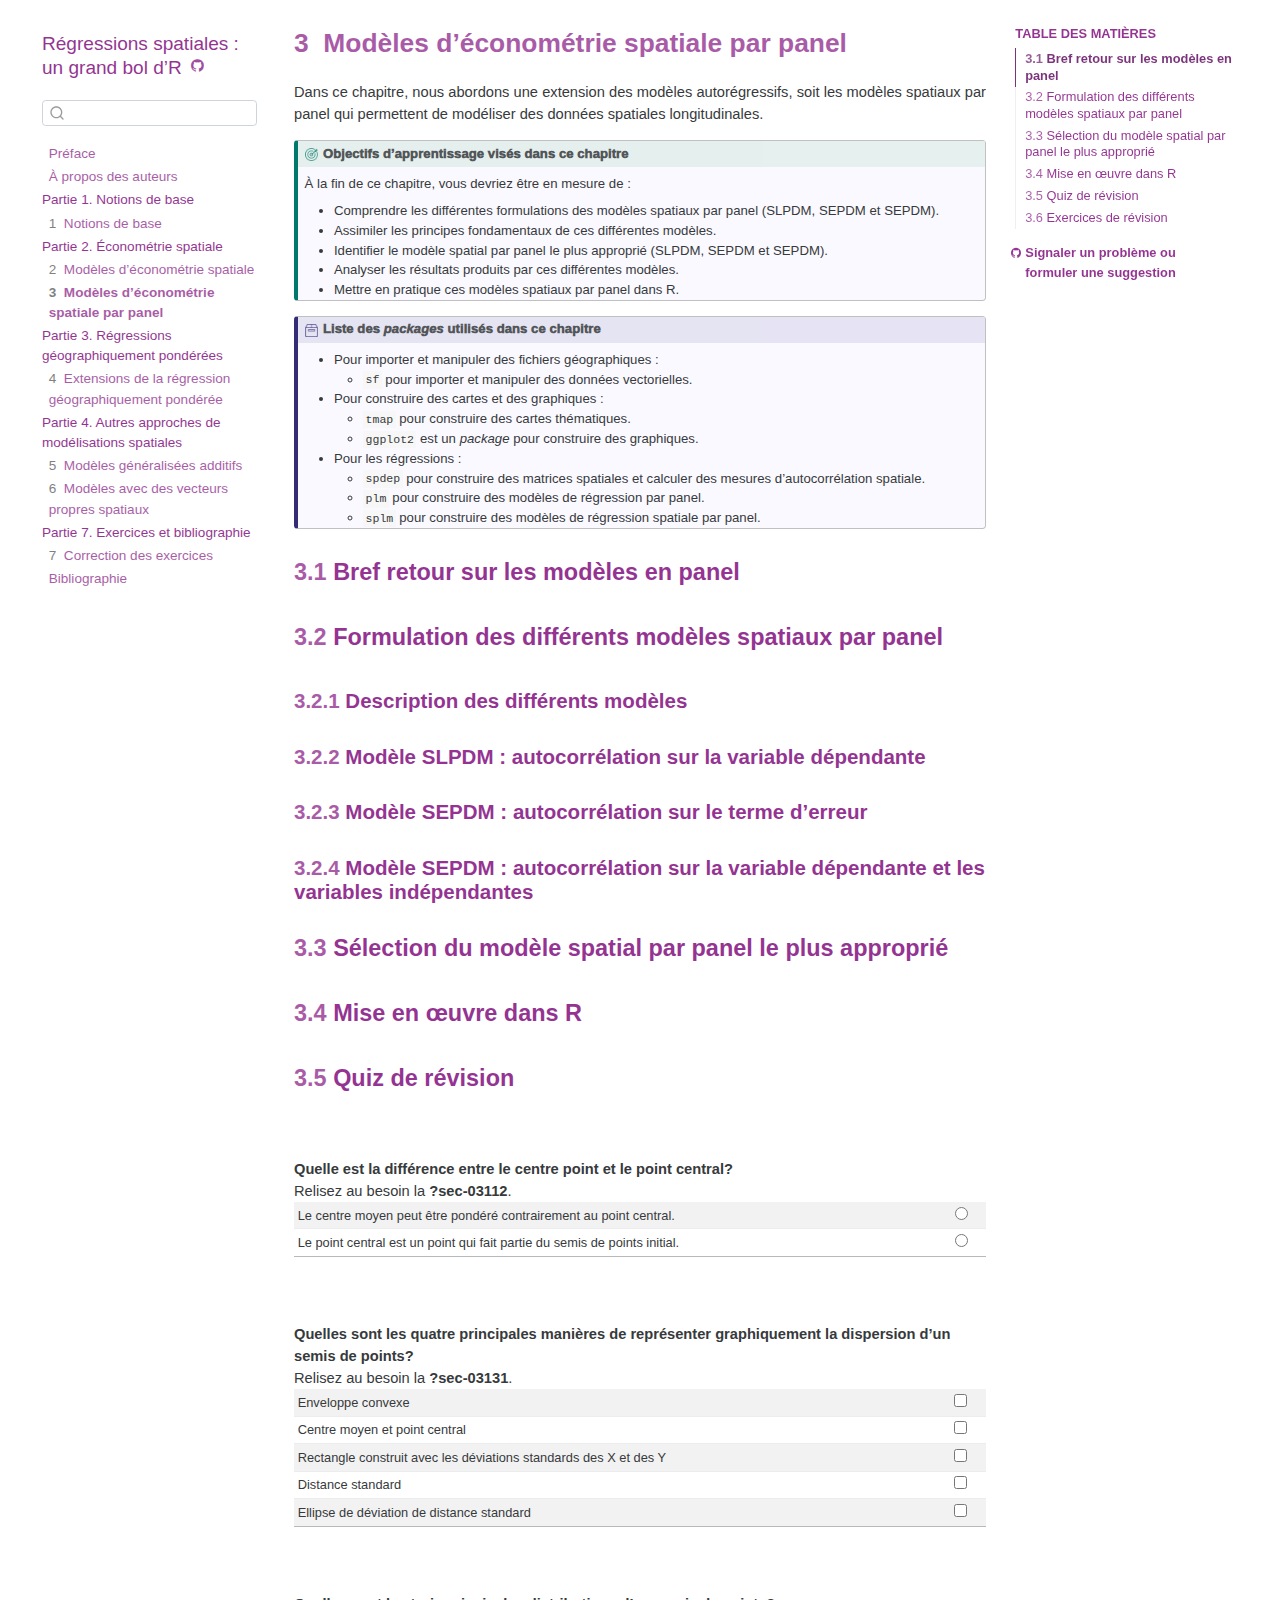
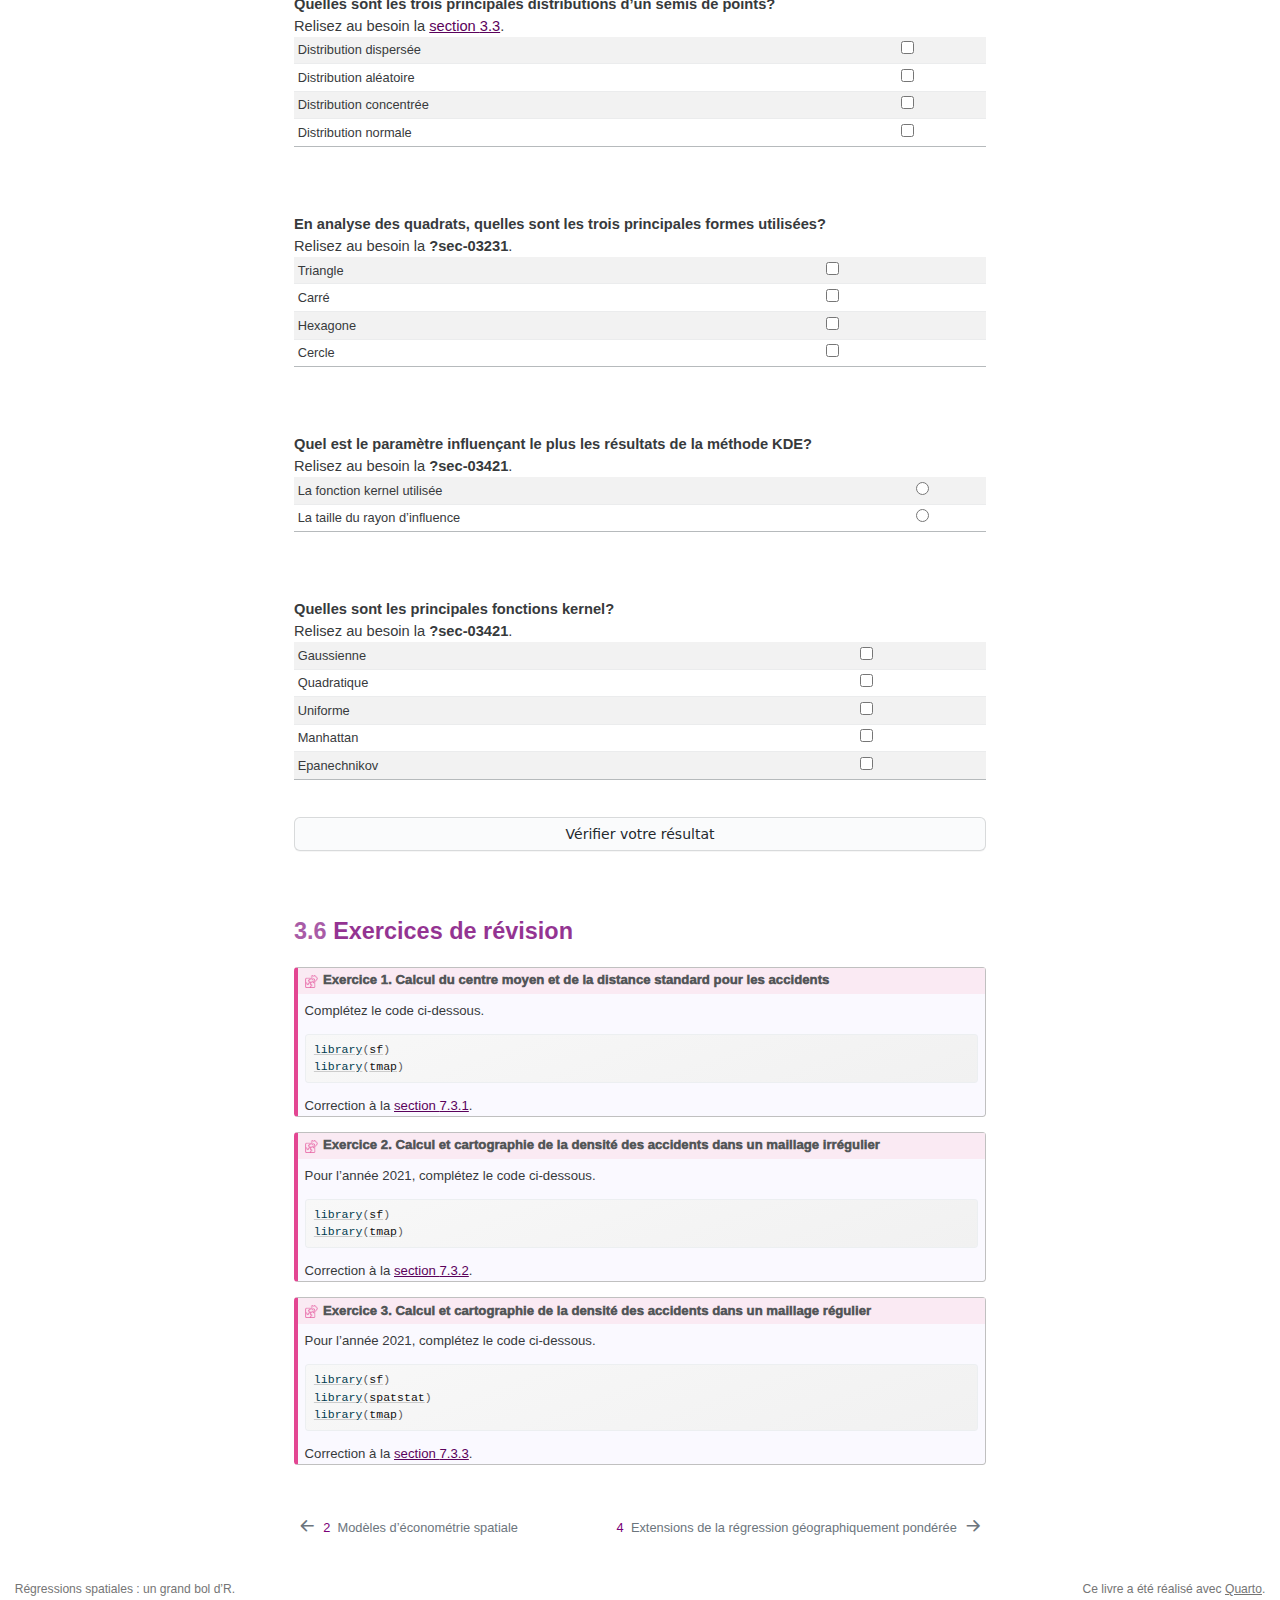
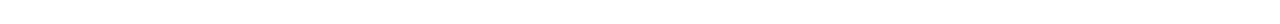
<file: docs/03-ModelesSpatiauxPanel.html>
<!DOCTYPE html>
<html xmlns="http://www.w3.org/1999/xhtml" lang="fr" xml:lang="fr"><head>
<meta http-equiv="Content-Type" content="text/html; charset=UTF-8">
<meta charset="utf-8">
<meta name="generator" content="quarto-1.3.353">
<meta name="viewport" content="width=device-width, initial-scale=1.0, user-scalable=yes">
<title>Régressions spatiales : un grand bol d’R - 3&nbsp; Modèles d’économétrie spatiale par panel</title>
<style>
code{white-space: pre-wrap;}
span.smallcaps{font-variant: small-caps;}
div.columns{display: flex; gap: min(4vw, 1.5em);}
div.column{flex: auto; overflow-x: auto;}
div.hanging-indent{margin-left: 1.5em; text-indent: -1.5em;}
ul.task-list{list-style: none;}
ul.task-list li input[type="checkbox"] {
  width: 0.8em;
  margin: 0 0.8em 0.2em -1em; /* quarto-specific, see https://github.com/quarto-dev/quarto-cli/issues/4556 */ 
  vertical-align: middle;
}
/* CSS for syntax highlighting */
pre > code.sourceCode { white-space: pre; position: relative; }
pre > code.sourceCode > span { display: inline-block; line-height: 1.25; }
pre > code.sourceCode > span:empty { height: 1.2em; }
.sourceCode { overflow: visible; }
code.sourceCode > span { color: inherit; text-decoration: inherit; }
div.sourceCode { margin: 1em 0; }
pre.sourceCode { margin: 0; }
@media screen {
div.sourceCode { overflow: auto; }
}
@media print {
pre > code.sourceCode { white-space: pre-wrap; }
pre > code.sourceCode > span { text-indent: -5em; padding-left: 5em; }
}
pre.numberSource code
  { counter-reset: source-line 0; }
pre.numberSource code > span
  { position: relative; left: -4em; counter-increment: source-line; }
pre.numberSource code > span > a:first-child::before
  { content: counter(source-line);
    position: relative; left: -1em; text-align: right; vertical-align: baseline;
    border: none; display: inline-block;
    -webkit-touch-callout: none; -webkit-user-select: none;
    -khtml-user-select: none; -moz-user-select: none;
    -ms-user-select: none; user-select: none;
    padding: 0 4px; width: 4em;
  }
pre.numberSource { margin-left: 3em;  padding-left: 4px; }
div.sourceCode
  {   }
@media screen {
pre > code.sourceCode > span > a:first-child::before { text-decoration: underline; }
}
</style>

<script src="site_libs/quarto-nav/quarto-nav.js"></script>
<script src="site_libs/quarto-nav/headroom.min.js"></script>
<script src="site_libs/clipboard/clipboard.min.js"></script>
<script src="site_libs/quarto-search/autocomplete.umd.js"></script>
<script src="site_libs/quarto-search/fuse.min.js"></script>
<script src="site_libs/quarto-search/quarto-search.js"></script>
<meta name="quarto:offset" content="./">
<link href="./05-GWRExtensions.html" rel="next">
<link href="./02-ModelesEconometrieSpatiale.html" rel="prev">
<link href="./images/introduction/CouvertureP1.png" rel="icon" type="image/png">
<script src="site_libs/quarto-html/quarto.js"></script>
<script src="site_libs/quarto-html/popper.min.js"></script>
<script src="site_libs/quarto-html/tippy.umd.min.js"></script>
<script src="site_libs/quarto-html/anchor.min.js"></script>
<link href="site_libs/quarto-html/tippy.css" rel="stylesheet">
<link href="site_libs/quarto-html/quarto-syntax-highlighting.css" rel="stylesheet" id="quarto-text-highlighting-styles">
<script src="site_libs/bootstrap/bootstrap.min.js"></script>
<link href="site_libs/bootstrap/bootstrap-icons.css" rel="stylesheet">
<link href="site_libs/bootstrap/bootstrap.min.css" rel="stylesheet" id="quarto-bootstrap" data-mode="light"><script id="quarto-search-options" type="application/json">{
  "location": "sidebar",
  "copy-button": false,
  "collapse-after": 3,
  "panel-placement": "start",
  "type": "textbox",
  "limit": 20,
  "language": {
    "search-no-results-text": "Pas de résultats",
    "search-matching-documents-text": "documents trouvés",
    "search-copy-link-title": "Copier le lien vers la recherche",
    "search-hide-matches-text": "Cacher les correspondances additionnelles",
    "search-more-match-text": "correspondance de plus dans ce document",
    "search-more-matches-text": "correspondances de plus dans ce document",
    "search-clear-button-title": "Effacer",
    "search-detached-cancel-button-title": "Annuler",
    "search-submit-button-title": "Envoyer"
  }
}</script><link rel="stylesheet" href="css/quizlib.min.css">
</head>
<body class="nav-sidebar floating">

<div id="quarto-search-results"></div>
  <header id="quarto-header" class="headroom fixed-top"><nav class="quarto-secondary-nav"><div class="container-fluid d-flex">
      <button type="button" class="quarto-btn-toggle btn" data-bs-toggle="collapse" data-bs-target="#quarto-sidebar,#quarto-sidebar-glass" aria-controls="quarto-sidebar" aria-expanded="false" aria-label="Basculer la barre latérale" onclick="if (window.quartoToggleHeadroom) { window.quartoToggleHeadroom(); }">
        <i class="bi bi-layout-text-sidebar-reverse"></i>
      </button>
      <nav class="quarto-page-breadcrumbs" aria-label="breadcrumb"><ol class="breadcrumb"><li class="breadcrumb-item"><a href="./03-ModelesSpatiauxPanel.html"><span class="chapter-number">3</span>&nbsp; <span class="chapter-title">Modèles d'économétrie spatiale par panel</span></a></li></ol></nav>
      <a class="flex-grow-1" role="button" data-bs-toggle="collapse" data-bs-target="#quarto-sidebar,#quarto-sidebar-glass" aria-controls="quarto-sidebar" aria-expanded="false" aria-label="Basculer la barre latérale" onclick="if (window.quartoToggleHeadroom) { window.quartoToggleHeadroom(); }">      
      </a>
      <button type="button" class="btn quarto-search-button" aria-label="Recherche" onclick="window.quartoOpenSearch();">
        <i class="bi bi-search"></i>
      </button>
    </div>
  </nav></header><!-- content --><div id="quarto-content" class="quarto-container page-columns page-rows-contents page-layout-article">
<!-- sidebar -->
  <nav id="quarto-sidebar" class="sidebar collapse collapse-horizontal sidebar-navigation floating overflow-auto"><div class="pt-lg-2 mt-2 text-left sidebar-header">
    <div class="sidebar-title mb-0 py-0">
      <a href="./">Régressions spatiales : un grand bol d’R</a> 
        <div class="sidebar-tools-main">
    <a href="https://github.com/SerieBoldR/RegressionsSpatiales" title="Source Code" class="quarto-navigation-tool px-1" aria-label="Source Code"><i class="bi bi-github"></i></a>
</div>
    </div>
      </div>
        <div class="mt-2 flex-shrink-0 align-items-center">
        <div class="sidebar-search">
        <div id="quarto-search" class="" title="Recherche"></div>
        </div>
        </div>
    <div class="sidebar-menu-container"> 
    <ul class="list-unstyled mt-1">
<li class="sidebar-item">
  <div class="sidebar-item-container"> 
  <a href="./index.html" class="sidebar-item-text sidebar-link">
 <span class="menu-text">Préface</span></a>
  </div>
</li>
        <li class="sidebar-item">
  <div class="sidebar-item-container"> 
  <a href="./00-auteurs.html" class="sidebar-item-text sidebar-link">
 <span class="menu-text">À propos des auteurs</span></a>
  </div>
</li>
        <li class="sidebar-item sidebar-item-section">
      <span class="sidebar-item-text sidebar-link text-start">
 <span class="menu-text">Partie 1. Notions de base</span></span>
  </li>
        <li class="sidebar-item">
  <div class="sidebar-item-container"> 
  <a href="./01-NotionsDeBase.html" class="sidebar-item-text sidebar-link">
 <span class="menu-text"><span class="chapter-number">1</span>&nbsp; <span class="chapter-title">Notions de base</span></span></a>
  </div>
</li>
        <li class="sidebar-item sidebar-item-section">
      <span class="sidebar-item-text sidebar-link text-start">
 <span class="menu-text">Partie 2. Économétrie spatiale</span></span>
  </li>
        <li class="sidebar-item">
  <div class="sidebar-item-container"> 
  <a href="./02-ModelesEconometrieSpatiale.html" class="sidebar-item-text sidebar-link">
 <span class="menu-text"><span class="chapter-number">2</span>&nbsp; <span class="chapter-title">Modèles d’économétrie spatiale</span></span></a>
  </div>
</li>
        <li class="sidebar-item">
  <div class="sidebar-item-container"> 
  <a href="./03-ModelesSpatiauxPanel.html" class="sidebar-item-text sidebar-link active">
 <span class="menu-text"><span class="chapter-number">3</span>&nbsp; <span class="chapter-title">Modèles d’économétrie spatiale par panel</span></span></a>
  </div>
</li>
        <li class="sidebar-item sidebar-item-section">
      <span class="sidebar-item-text sidebar-link text-start">
 <span class="menu-text">Partie 3. Régressions géographiquement pondérées</span></span>
  </li>
        <li class="sidebar-item">
  <div class="sidebar-item-container"> 
  <a href="./05-GWRExtensions.html" class="sidebar-item-text sidebar-link">
 <span class="menu-text"><span class="chapter-number">4</span>&nbsp; <span class="chapter-title">Extensions de la régression géographiquement pondérée</span></span></a>
  </div>
</li>
        <li class="sidebar-item sidebar-item-section">
      <span class="sidebar-item-text sidebar-link text-start">
 <span class="menu-text">Partie 4. Autres approches de modélisations spatiales</span></span>
  </li>
        <li class="sidebar-item">
  <div class="sidebar-item-container"> 
  <a href="./06-GAM.html" class="sidebar-item-text sidebar-link">
 <span class="menu-text"><span class="chapter-number">5</span>&nbsp; <span class="chapter-title">Modèles généralisées additifs</span></span></a>
  </div>
</li>
        <li class="sidebar-item">
  <div class="sidebar-item-container"> 
  <a href="./07-SEM.html" class="sidebar-item-text sidebar-link">
 <span class="menu-text"><span class="chapter-number">6</span>&nbsp; <span class="chapter-title">Modèles avec des vecteurs propres spatiaux</span></span></a>
  </div>
</li>
        <li class="sidebar-item sidebar-item-section">
      <span class="sidebar-item-text sidebar-link text-start">
 <span class="menu-text">Partie 7. Exercices et bibliographie</span></span>
  </li>
        <li class="sidebar-item">
  <div class="sidebar-item-container"> 
  <a href="./08-Exercices.html" class="sidebar-item-text sidebar-link">
 <span class="menu-text"><span class="chapter-number">7</span>&nbsp; <span class="chapter-title">Correction des exercices</span></span></a>
  </div>
</li>
        <li class="sidebar-item">
  <div class="sidebar-item-container"> 
  <a href="./references.html" class="sidebar-item-text sidebar-link">
 <span class="menu-text">Bibliographie</span></a>
  </div>
</li>
    </ul>
</div>
</nav><div id="quarto-sidebar-glass" data-bs-toggle="collapse" data-bs-target="#quarto-sidebar,#quarto-sidebar-glass"></div>
<!-- margin-sidebar -->
    <div id="quarto-margin-sidebar" class="sidebar margin-sidebar">
        <nav id="TOC" role="doc-toc" class="toc-active"><h2 id="toc-title">Table des matières</h2>
   
  <ul>
<li><a href="#sec-031" id="toc-sec-031" class="nav-link active" data-scroll-target="#sec-031"><span class="header-section-number">3.1</span> Bref retour sur les modèles en panel</a></li>
  <li>
<a href="#sec-032" id="toc-sec-032" class="nav-link" data-scroll-target="#sec-032"><span class="header-section-number">3.2</span> Formulation des différents modèles spatiaux par panel</a>
  <ul class="collapse">
<li><a href="#sec-0321" id="toc-sec-0321" class="nav-link" data-scroll-target="#sec-0321"><span class="header-section-number">3.2.1</span> Description des différents modèles</a></li>
  <li><a href="#sec-0322" id="toc-sec-0322" class="nav-link" data-scroll-target="#sec-0322"><span class="header-section-number">3.2.2</span> Modèle SLPDM : autocorrélation sur la variable dépendante</a></li>
  <li><a href="#sec-0323" id="toc-sec-0323" class="nav-link" data-scroll-target="#sec-0323"><span class="header-section-number">3.2.3</span> Modèle SEPDM : autocorrélation sur le terme d’erreur</a></li>
  <li><a href="#sec-0324" id="toc-sec-0324" class="nav-link" data-scroll-target="#sec-0324"><span class="header-section-number">3.2.4</span> Modèle SEPDM : autocorrélation sur la variable dépendante et les variables indépendantes</a></li>
  </ul>
</li>
  <li><a href="#sec-033" id="toc-sec-033" class="nav-link" data-scroll-target="#sec-033"><span class="header-section-number">3.3</span> Sélection du modèle spatial par panel le plus approprié</a></li>
  <li><a href="#sec-034" id="toc-sec-034" class="nav-link" data-scroll-target="#sec-034"><span class="header-section-number">3.4</span> Mise en œuvre dans R</a></li>
  <li><a href="#sec-035" id="toc-sec-035" class="nav-link" data-scroll-target="#sec-035"><span class="header-section-number">3.5</span> Quiz de révision</a></li>
  <li><a href="#sec-036" id="toc-sec-036" class="nav-link" data-scroll-target="#sec-036"><span class="header-section-number">3.6</span> Exercices de révision</a></li>
  </ul><div class="toc-actions"><div><i class="bi bi-github"></i></div><div class="action-links"><p><a href="https://github.com/SerieBoldR/RegressionsSpatiales/issues/new" class="toc-action">Signaler un problème ou<br>formuler une suggestion</a></p></div></div></nav>
    </div>
<!-- main -->
<main class="content" id="quarto-document-content"><header id="title-block-header" class="quarto-title-block default"><div class="quarto-title">
<h1 class="title"><span id="sec-chap03" class="quarto-section-identifier"><span class="chapter-number">3</span>&nbsp; <span class="chapter-title">Modèles d’économétrie spatiale par panel</span></span></h1>
</div>



<div class="quarto-title-meta">

    
  
    
  </div>
  

</header><p>Dans ce chapitre, nous abordons une extension des modèles autorégressifs, soit les modèles spatiaux par panel qui permettent de modéliser des données spatiales longitudinales.</p>
<div class="bloc_objectif">
<div class="bloc_objectif-header">
<div class="bloc_objectif-icon">

</div>
<p><strong>Objectifs d’apprentissage visés dans ce chapitre</strong></p>
</div>
<div class="bloc_objectif-body">
<p>À la fin de ce chapitre, vous devriez être en mesure de&nbsp;:</p>
<ul>
<li>Comprendre les différentes formulations des modèles spatiaux par panel (SLPDM, SEPDM et SEPDM).</li>
<li>Assimiler les principes fondamentaux de ces différentes modèles.</li>
<li>Identifier le modèle spatial par panel le plus approprié (SLPDM, SEPDM et SEPDM).</li>
<li>Analyser les résultats produits par ces différentes modèles.</li>
<li>Mettre en pratique ces modèles spatiaux par panel dans R.</li>
</ul>
</div>
</div>
<div class="bloc_package">
<div class="bloc_package-header">
<div class="bloc_package-icon">

</div>
<p><strong>Liste des <em>packages</em> utilisés dans ce chapitre</strong></p>
</div>
<div class="bloc_package-body">
<ul>
<li>Pour importer et manipuler des fichiers géographiques&nbsp;:
<ul>
<li>
<code>sf</code> pour importer et manipuler des données vectorielles.</li>
</ul>
</li>
<li>Pour construire des cartes et des graphiques&nbsp;:
<ul>
<li>
<code>tmap</code> pour construire des cartes thématiques.</li>
<li>
<code>ggplot2</code> est un <em>package</em> pour construire des graphiques.</li>
</ul>
</li>
<li>Pour les régressions&nbsp;:
<ul>
<li>
<code>spdep</code> pour construire des matrices spatiales et calculer des mesures d’autocorrélation spatiale.</li>
<li>
<code>plm</code> pour construire des modèles de régression par panel.</li>
<li>
<code>splm</code> pour construire des modèles de régression spatiale par panel.</li>
</ul>
</li>
</ul>
</div>
</div>
<section id="sec-031" class="level2" data-number="3.1"><h2 data-number="3.1" class="anchored" data-anchor-id="sec-031">
<span class="header-section-number">3.1</span> Bref retour sur les modèles en panel</h2>
</section><section id="sec-032" class="level2" data-number="3.2"><h2 data-number="3.2" class="anchored" data-anchor-id="sec-032">
<span class="header-section-number">3.2</span> Formulation des différents modèles spatiaux par panel</h2>
<section id="sec-0321" class="level3" data-number="3.2.1"><h3 data-number="3.2.1" class="anchored" data-anchor-id="sec-0321">
<span class="header-section-number">3.2.1</span> Description des différents modèles</h3>
</section><section id="sec-0322" class="level3" data-number="3.2.2"><h3 data-number="3.2.2" class="anchored" data-anchor-id="sec-0322">
<span class="header-section-number">3.2.2</span> Modèle SLPDM : autocorrélation sur la variable dépendante</h3>
</section><section id="sec-0323" class="level3" data-number="3.2.3"><h3 data-number="3.2.3" class="anchored" data-anchor-id="sec-0323">
<span class="header-section-number">3.2.3</span> Modèle SEPDM : autocorrélation sur le terme d’erreur</h3>
</section><section id="sec-0324" class="level3" data-number="3.2.4"><h3 data-number="3.2.4" class="anchored" data-anchor-id="sec-0324">
<span class="header-section-number">3.2.4</span> Modèle SEPDM : autocorrélation sur la variable dépendante et les variables indépendantes</h3>
</section></section><section id="sec-033" class="level2" data-number="3.3"><h2 data-number="3.3" class="anchored" data-anchor-id="sec-033">
<span class="header-section-number">3.3</span> Sélection du modèle spatial par panel le plus approprié</h2>
</section><section id="sec-034" class="level2" data-number="3.4"><h2 data-number="3.4" class="anchored" data-anchor-id="sec-034">
<span class="header-section-number">3.4</span> Mise en œuvre dans R</h2>
</section><section id="sec-035" class="level2" data-number="3.5"><h2 data-number="3.5" class="anchored" data-anchor-id="sec-035">
<span class="header-section-number">3.5</span> Quiz de révision</h2>
<div id="Chap03" class="card">
<link type="text/javascript" src="libs/quizlib.1.0.1.min.js">
<script>var Quiz=function(a,b){this.Classes=Object.freeze({QUESTION:"quizlib-question",QUESTION_TITLE:"quizlib-question-title",QUESTION_ANSWERS:"quizlib-question-answers",QUESTION_WARNING:"quizlib-question-warning",CORRECT:"quizlib-correct",INCORRECT:"quizlib-incorrect",TEMP:"quizlib-temp"}),this.unansweredQuestionText="Question sans réponse !",this.container=document.getElementById(a),this.questions=[],this.result=new QuizResult,this.answers=b;for(var c=0;c<this.container.children.length;c++)this.container.children[c].classList.contains(Quiz.Classes.QUESTION)&&this.questions.push(this.container.children[c]);if(this.answers.length!=this.questions.length)throw new Error("Number of answers does not match number of questions!")};Quiz.Classes=Object.freeze({QUESTION:"quizlib-question",QUESTION_TITLE:"quizlib-question-title",QUESTION_ANSWERS:"quizlib-question-answers",QUESTION_WARNING:"quizlib-question-warning",CORRECT:"quizlib-correct",INCORRECT:"quizlib-incorrect",TEMP:"quizlib-temp"}),Quiz.prototype.checkAnswers=function(a){void 0===a&&(a=!0);for(var b=[],c=[],d=0;d<this.questions.length;d++){var e=this.questions[d],f=this.answers[d],g=[];this.clearHighlights(e);for(var h,i=e.getElementsByClassName(Quiz.Classes.QUESTION_ANSWERS)[0].getElementsByTagName("input"),j=0;j<i.length;j++)h=i[j],"checkbox"===h.type||"radio"===h.type?h.checked&&g.push(h.value):""!==h.value&&g.push(h.value);1!=g.length||Array.isArray(f)?0===g.length&&b.push(e):g=g[0],c.push(Utils.compare(g,f))}if(0===b.length||!a)return this.result.setResults(c),!0;for(d=0;d<b.length;d++){var k=document.createElement("span");k.appendChild(document.createTextNode(this.unansweredQuestionText)),k.className=Quiz.Classes.QUESTION_WARNING,b[d].getElementsByClassName(Quiz.Classes.QUESTION_TITLE)[0].appendChild(k)}return!1},Quiz.prototype.clearHighlights=function(a){for(var b=a.getElementsByClassName(Quiz.Classes.QUESTION_WARNING);b.length>0;)b[0].parentNode.removeChild(b[0]);var c,d=[a.getElementsByClassName(Quiz.Classes.CORRECT),a.getElementsByClassName(this.Classes.INCORRECT)];for(i=0;i<d.length;i++)for(;d[i].length>0;)c=d[i][0],c.classList.remove(Quiz.Classes.CORRECT),c.classList.remove(Quiz.Classes.INCORRECT);for(var e=a.getElementsByClassName(Quiz.Classes.TEMP);e.length>0;)e[0].parentNode.removeChild(e[0])},Quiz.prototype.highlightResults=function(a){for(var b,c=0;c<this.questions.length;c++)b=this.questions[c],b.getElementsByClassName(Quiz.Classes.QUESTION_TITLE)[0].classList.add(this.result.results[c]?Quiz.Classes.CORRECT:Quiz.Classes.INCORRECT),void 0!==a&&a(this,b,c,this.result.results[c])};var QuizResult=function(){this.results=[],this.totalQuestions=0,this.score=0,this.scorePercent=0,this.scorePercentFormatted=0};QuizResult.prototype.setResults=function(a){this.results=a,this.totalQuestions=this.results.length,this.score=0;for(var b=0;b<this.results.length;b++)this.results[b]&&this.score++;this.scorePercent=this.score/this.totalQuestions,this.scorePercentFormatted=Math.floor(100*this.scorePercent)};var Utils=function(){};Utils.compare=function(a,b){if(a.length!=b.length)return!1;if(Array.isArray(a)&&Array.isArray(b)){for(var c=0;c<a.length;c++)if(a[c]!==b[c])return!1;return!0}return a===b};

function showResults(quiz) {
    // Check answers and continue if all questions have been answered
    if (quiz.checkAnswers()) {
        var quizScorePercent = quiz.result.scorePercentFormatted; // The unformatted percentage is a decimal in range 0 - 1
        var quizResultElement = document.getElementById('quiz-result');
        quizResultElement.style.display = 'block';
        document.getElementById('quiz-percent').innerHTML = quizScorePercent.toString();

        // Change background colour of results div according to score percent
        if (quizScorePercent > 75) quizResultElement.style.backgroundColor = '#4caf50';
        else if (quizScorePercent > 50) quizResultElement.style.backgroundColor = '#ffc107';
        else if (quizScorePercent > 25) quizResultElement.style.backgroundColor = '#ff9800';
        else if (quizScorePercent > 0) quizResultElement.style.backgroundColor = '#f44336';

        // Highlight questions according to whether they were correctly answered. The callback allows us to highlight/show the correct answer
        quiz.highlightResults(handleAnswers);
    }
}

/** Callback for Quiz.highlightResults. Highlights the correct answers of incorrectly answered questions
 * Parameters are: the quiz object, the question element, question number, correctly answered flag
 */
function handleAnswers(quiz, question, no, correct) {
    if (!correct) {
        var answers = question.getElementsByTagName('input');
        for (var i = 0; i < answers.length; i++) {
            if (answers[i].type === 'checkbox' || answers[i].type === 'radio'){
                // If the current input element is part of the correct answer, highlight it
                if (quiz.answers[no].indexOf(answers[i].value) > -1) {
                    answers[i].parentNode.classList.add(Quiz.Classes.CORRECT);
                }
            } else {
                // If the input is anything other than a checkbox or radio button, show the correct answer next to the element
                var correctAnswer = document.createElement('span');
                correctAnswer.classList.add(Quiz.Classes.CORRECT);
                correctAnswer.classList.add(Quiz.Classes.TEMP); // quiz.checkAnswers will automatically remove elements with the temp class
                correctAnswer.innerHTML = quiz.answers[no];
                correctAnswer.style.marginLeft = '10px';
                answers[i].parentNode.insertBefore(correctAnswer, answers[i].nextSibling);
            }
        }
    }
}

  var quizz_Chap03;
  window.onload = function() {
    quizz_Chap03 = new Quiz('Chap03', ['2',['1', '3', '4', '5'],['1', '2', '3'],['2', '3', '4'],'2',['1', '2', '3', '5']]);
  };</script><link rel="stylesheet" type="text/css" src="css/quizlib.min.css">
<div class="card quizlib-question">
<div class="quizlib-question-title">
Quelle est la différence entre le centre point et le point central?
</div>
<div>
Relisez au besoin la <span class="quarto-unresolved-ref">?sec-03112</span>.
</div>
<div class="quizlib-question-answers">

<table class="table table-sm table-striped small">
<tbody><tr>
<td>
<label>Le centre moyen peut être pondéré contrairement au point central.</label>
</td>
<td>
<input type="radio" name="q1" value="1">
</td>
</tr>
<tr>
<td>
<label>Le point central est un point qui fait partie du semis de points initial.</label>
</td>
<td>
<input type="radio" name="q1" value="2">
</td>
</tr>
</tbody></table>
</div>
</div>
<div class="card quizlib-question">
<div class="quizlib-question-title">
Quelles sont les quatre principales manières de représenter graphiquement la dispersion d’un semis de points?
</div>
<div>
Relisez au besoin la <span class="quarto-unresolved-ref">?sec-03131</span>.
</div>
<div class="quizlib-question-answers">

<table class="table table-sm table-striped small">
<tbody><tr>
<td>
<label>Enveloppe convexe</label>
</td>
<td>
<input type="checkbox" name="q2" value="1">
</td>
</tr>
<tr>
<td>
<label>Centre moyen et point central</label>
</td>
<td>
<input type="checkbox" name="q2" value="2">
</td>
</tr>
<tr>
<td>
<label>Rectangle construit avec les déviations standards des X et des Y</label>
</td>
<td>
<input type="checkbox" name="q2" value="3">
</td>
</tr>
<tr>
<td>
<label>Distance standard</label>
</td>
<td>
<input type="checkbox" name="q2" value="4">
</td>
</tr>
<tr>
<td>
<label>Ellipse de déviation de distance standard</label>
</td>
<td>
<input type="checkbox" name="q2" value="5">
</td>
</tr>
</tbody></table>
</div>
</div>
<div class="card quizlib-question">
<div class="quizlib-question-title">
Quelles sont les trois principales distributions d’un semis de points?
</div>
<div>
Relisez au besoin la <a href="#sec-033">section&nbsp;<span>3.3</span></a>.
</div>
<div class="quizlib-question-answers">

<table class="table table-sm table-striped small">
<tbody><tr>
<td>
<label>Distribution dispersée</label>
</td>
<td>
<input type="checkbox" name="q3" value="1">
</td>
</tr>
<tr>
<td>
<label>Distribution aléatoire</label>
</td>
<td>
<input type="checkbox" name="q3" value="2">
</td>
</tr>
<tr>
<td>
<label>Distribution concentrée</label>
</td>
<td>
<input type="checkbox" name="q3" value="3">
</td>
</tr>
<tr>
<td>
<label>Distribution normale</label>
</td>
<td>
<input type="checkbox" name="q3" value="4">
</td>
</tr>
</tbody></table>
</div>
</div>
<div class="card quizlib-question">
<div class="quizlib-question-title">
En analyse des quadrats, quelles sont les trois principales formes utilisées?
</div>
<div>
Relisez au besoin la <span class="quarto-unresolved-ref">?sec-03231</span>.
</div>
<div class="quizlib-question-answers">

<table class="table table-sm table-striped small">
<tbody><tr>
<td>
<label>Triangle</label>
</td>
<td>
<input type="checkbox" name="q4" value="1">
</td>
</tr>
<tr>
<td>
<label>Carré</label>
</td>
<td>
<input type="checkbox" name="q4" value="2">
</td>
</tr>
<tr>
<td>
<label>Hexagone</label>
</td>
<td>
<input type="checkbox" name="q4" value="3">
</td>
</tr>
<tr>
<td>
<label>Cercle</label>
</td>
<td>
<input type="checkbox" name="q4" value="4">
</td>
</tr>
</tbody></table>
</div>
</div>
<div class="card quizlib-question">
<div class="quizlib-question-title">
Quel est le paramètre influençant le plus les résultats de la méthode KDE?
</div>
<div>
Relisez au besoin la <span class="quarto-unresolved-ref">?sec-03421</span>.
</div>
<div class="quizlib-question-answers">

<table class="table table-sm table-striped small">
<tbody><tr>
<td>
<label>La fonction kernel utilisée</label>
</td>
<td>
<input type="radio" name="q5" value="1">
</td>
</tr>
<tr>
<td>
<label>La taille du rayon d’influence</label>
</td>
<td>
<input type="radio" name="q5" value="2">
</td>
</tr>
</tbody></table>
</div>
</div>
<div class="card quizlib-question">
<div class="quizlib-question-title">
Quelles sont les principales fonctions kernel?
</div>
<div>
Relisez au besoin la <span class="quarto-unresolved-ref">?sec-03421</span>.
</div>
<div class="quizlib-question-answers">

<table class="table table-sm table-striped small">
<tbody><tr>
<td>
<label>Gaussienne</label>
</td>
<td>
<input type="checkbox" name="q6" value="1">
</td>
</tr>
<tr>
<td>
<label>Quadratique</label>
</td>
<td>
<input type="checkbox" name="q6" value="2">
</td>
</tr>
<tr>
<td>
<label>Uniforme</label>
</td>
<td>
<input type="checkbox" name="q6" value="3">
</td>
</tr>
<tr>
<td>
<label>Manhattan</label>
</td>
<td>
<input type="checkbox" name="q6" value="4">
</td>
</tr>
<tr>
<td>
<label>Epanechnikov</label>
</td>
<td>
<input type="checkbox" name="q6" value="5">
</td>
</tr>
</tbody></table>
</div>
</div>
<button type="button" onclick="showResults(quizz_Chap03);" id="buttonID">
Vérifier votre résultat
</button>
<div id="quiz-result" class="card">
<p><span id="quiz-percent"></span></p>
</div>
</div>
</section><section id="sec-036" class="level2" data-number="3.6"><h2 data-number="3.6" class="anchored" data-anchor-id="sec-036">
<span class="header-section-number">3.6</span> Exercices de révision</h2>
<div class="bloc_exercice">
<div class="bloc_exercice-header">
<div class="bloc_exercice-icon">

</div>
<p><strong>Exercice 1.</strong> Calcul du centre moyen et de la distance standard pour les accidents</p>
</div>
<div class="bloc_exercice-body">
<p>Complétez le code ci-dessous.</p>
<div class="cell">
<div class="sourceCode" id="cb1"><pre class="downlit sourceCode r code-with-copy"><code class="sourceCode R"><span><span class="kw"><a href="https://rdrr.io/r/base/library.html">library</a></span><span class="op">(</span><span class="va"><a href="https://r-spatial.github.io/sf/">sf</a></span><span class="op">)</span></span>
<span><span class="kw"><a href="https://rdrr.io/r/base/library.html">library</a></span><span class="op">(</span><span class="va"><a href="https://r-tmap.github.io/tmap/">tmap</a></span><span class="op">)</span></span></code><button title="Copier vers le presse-papier" class="code-copy-button"><i class="bi"></i></button></pre></div>
</div>
<p>Correction à la <a href="08-Exercices.html#sec-06031">section&nbsp;<span>7.3.1</span></a>.</p>
</div>
</div>
<div class="bloc_exercice">
<div class="bloc_exercice-header">
<div class="bloc_exercice-icon">

</div>
<p><strong>Exercice 2.</strong> Calcul et cartographie de la densité des accidents dans un maillage irrégulier</p>
</div>
<div class="bloc_exercice-body">
<p>Pour l’année 2021, complétez le code ci-dessous.</p>
<div class="cell">
<div class="sourceCode" id="cb2"><pre class="downlit sourceCode r code-with-copy"><code class="sourceCode R"><span><span class="kw"><a href="https://rdrr.io/r/base/library.html">library</a></span><span class="op">(</span><span class="va"><a href="https://r-spatial.github.io/sf/">sf</a></span><span class="op">)</span></span>
<span><span class="kw"><a href="https://rdrr.io/r/base/library.html">library</a></span><span class="op">(</span><span class="va"><a href="https://r-tmap.github.io/tmap/">tmap</a></span><span class="op">)</span></span></code><button title="Copier vers le presse-papier" class="code-copy-button"><i class="bi"></i></button></pre></div>
</div>
<p>Correction à la <a href="08-Exercices.html#sec-06032">section&nbsp;<span>7.3.2</span></a>.</p>
</div>
</div>
<div class="bloc_exercice">
<div class="bloc_exercice-header">
<div class="bloc_exercice-icon">

</div>
<p><strong>Exercice 3.</strong> Calcul et cartographie de la densité des accidents dans un maillage régulier</p>
</div>
<div class="bloc_exercice-body">
<p>Pour l’année 2021, complétez le code ci-dessous.</p>
<div class="cell">
<div class="sourceCode" id="cb3"><pre class="downlit sourceCode r code-with-copy"><code class="sourceCode R"><span><span class="kw"><a href="https://rdrr.io/r/base/library.html">library</a></span><span class="op">(</span><span class="va"><a href="https://r-spatial.github.io/sf/">sf</a></span><span class="op">)</span></span>
<span><span class="kw"><a href="https://rdrr.io/r/base/library.html">library</a></span><span class="op">(</span><span class="va"><a href="http://spatstat.org/">spatstat</a></span><span class="op">)</span></span>
<span><span class="kw"><a href="https://rdrr.io/r/base/library.html">library</a></span><span class="op">(</span><span class="va"><a href="https://r-tmap.github.io/tmap/">tmap</a></span><span class="op">)</span></span></code><button title="Copier vers le presse-papier" class="code-copy-button"><i class="bi"></i></button></pre></div>
</div>
<p>Correction à la <a href="08-Exercices.html#sec-06033">section&nbsp;<span>7.3.3</span></a>.</p>
</div>
</div>


</section></main><!-- /main --><script id="quarto-html-after-body" type="application/javascript">
window.document.addEventListener("DOMContentLoaded", function (event) {
  const toggleBodyColorMode = (bsSheetEl) => {
    const mode = bsSheetEl.getAttribute("data-mode");
    const bodyEl = window.document.querySelector("body");
    if (mode === "dark") {
      bodyEl.classList.add("quarto-dark");
      bodyEl.classList.remove("quarto-light");
    } else {
      bodyEl.classList.add("quarto-light");
      bodyEl.classList.remove("quarto-dark");
    }
  }
  const toggleBodyColorPrimary = () => {
    const bsSheetEl = window.document.querySelector("link#quarto-bootstrap");
    if (bsSheetEl) {
      toggleBodyColorMode(bsSheetEl);
    }
  }
  toggleBodyColorPrimary();  
  const icon = "";
  const anchorJS = new window.AnchorJS();
  anchorJS.options = {
    placement: 'right',
    icon: icon
  };
  anchorJS.add('.anchored');
  const isCodeAnnotation = (el) => {
    for (const clz of el.classList) {
      if (clz.startsWith('code-annotation-')) {                     
        return true;
      }
    }
    return false;
  }
  const clipboard = new window.ClipboardJS('.code-copy-button', {
    text: function(trigger) {
      const codeEl = trigger.previousElementSibling.cloneNode(true);
      for (const childEl of codeEl.children) {
        if (isCodeAnnotation(childEl)) {
          childEl.remove();
        }
      }
      return codeEl.innerText;
    }
  });
  clipboard.on('success', function(e) {
    // button target
    const button = e.trigger;
    // don't keep focus
    button.blur();
    // flash "checked"
    button.classList.add('code-copy-button-checked');
    var currentTitle = button.getAttribute("title");
    button.setAttribute("title", "Copié");
    let tooltip;
    if (window.bootstrap) {
      button.setAttribute("data-bs-toggle", "tooltip");
      button.setAttribute("data-bs-placement", "left");
      button.setAttribute("data-bs-title", "Copié");
      tooltip = new bootstrap.Tooltip(button, 
        { trigger: "manual", 
          customClass: "code-copy-button-tooltip",
          offset: [0, -8]});
      tooltip.show();    
    }
    setTimeout(function() {
      if (tooltip) {
        tooltip.hide();
        button.removeAttribute("data-bs-title");
        button.removeAttribute("data-bs-toggle");
        button.removeAttribute("data-bs-placement");
      }
      button.setAttribute("title", currentTitle);
      button.classList.remove('code-copy-button-checked');
    }, 1000);
    // clear code selection
    e.clearSelection();
  });
  function tippyHover(el, contentFn) {
    const config = {
      allowHTML: true,
      content: contentFn,
      maxWidth: 500,
      delay: 100,
      arrow: false,
      appendTo: function(el) {
          return el.parentElement;
      },
      interactive: true,
      interactiveBorder: 10,
      theme: 'quarto',
      placement: 'bottom-start'
    };
    window.tippy(el, config); 
  }
  const noterefs = window.document.querySelectorAll('a[role="doc-noteref"]');
  for (var i=0; i<noterefs.length; i++) {
    const ref = noterefs[i];
    tippyHover(ref, function() {
      // use id or data attribute instead here
      let href = ref.getAttribute('data-footnote-href') || ref.getAttribute('href');
      try { href = new URL(href).hash; } catch {}
      const id = href.replace(/^#\/?/, "");
      const note = window.document.getElementById(id);
      return note.innerHTML;
    });
  }
      let selectedAnnoteEl;
      const selectorForAnnotation = ( cell, annotation) => {
        let cellAttr = 'data-code-cell="' + cell + '"';
        let lineAttr = 'data-code-annotation="' +  annotation + '"';
        const selector = 'span[' + cellAttr + '][' + lineAttr + ']';
        return selector;
      }
      const selectCodeLines = (annoteEl) => {
        const doc = window.document;
        const targetCell = annoteEl.getAttribute("data-target-cell");
        const targetAnnotation = annoteEl.getAttribute("data-target-annotation");
        const annoteSpan = window.document.querySelector(selectorForAnnotation(targetCell, targetAnnotation));
        const lines = annoteSpan.getAttribute("data-code-lines").split(",");
        const lineIds = lines.map((line) => {
          return targetCell + "-" + line;
        })
        let top = null;
        let height = null;
        let parent = null;
        if (lineIds.length > 0) {
            //compute the position of the single el (top and bottom and make a div)
            const el = window.document.getElementById(lineIds[0]);
            top = el.offsetTop;
            height = el.offsetHeight;
            parent = el.parentElement.parentElement;
          if (lineIds.length > 1) {
            const lastEl = window.document.getElementById(lineIds[lineIds.length - 1]);
            const bottom = lastEl.offsetTop + lastEl.offsetHeight;
            height = bottom - top;
          }
          if (top !== null && height !== null && parent !== null) {
            // cook up a div (if necessary) and position it 
            let div = window.document.getElementById("code-annotation-line-highlight");
            if (div === null) {
              div = window.document.createElement("div");
              div.setAttribute("id", "code-annotation-line-highlight");
              div.style.position = 'absolute';
              parent.appendChild(div);
            }
            div.style.top = top - 2 + "px";
            div.style.height = height + 4 + "px";
            let gutterDiv = window.document.getElementById("code-annotation-line-highlight-gutter");
            if (gutterDiv === null) {
              gutterDiv = window.document.createElement("div");
              gutterDiv.setAttribute("id", "code-annotation-line-highlight-gutter");
              gutterDiv.style.position = 'absolute';
              const codeCell = window.document.getElementById(targetCell);
              const gutter = codeCell.querySelector('.code-annotation-gutter');
              gutter.appendChild(gutterDiv);
            }
            gutterDiv.style.top = top - 2 + "px";
            gutterDiv.style.height = height + 4 + "px";
          }
          selectedAnnoteEl = annoteEl;
        }
      };
      const unselectCodeLines = () => {
        const elementsIds = ["code-annotation-line-highlight", "code-annotation-line-highlight-gutter"];
        elementsIds.forEach((elId) => {
          const div = window.document.getElementById(elId);
          if (div) {
            div.remove();
          }
        });
        selectedAnnoteEl = undefined;
      };
      // Attach click handler to the DT
      const annoteDls = window.document.querySelectorAll('dt[data-target-cell]');
      for (const annoteDlNode of annoteDls) {
        annoteDlNode.addEventListener('click', (event) => {
          const clickedEl = event.target;
          if (clickedEl !== selectedAnnoteEl) {
            unselectCodeLines();
            const activeEl = window.document.querySelector('dt[data-target-cell].code-annotation-active');
            if (activeEl) {
              activeEl.classList.remove('code-annotation-active');
            }
            selectCodeLines(clickedEl);
            clickedEl.classList.add('code-annotation-active');
          } else {
            // Unselect the line
            unselectCodeLines();
            clickedEl.classList.remove('code-annotation-active');
          }
        });
      }
  const findCites = (el) => {
    const parentEl = el.parentElement;
    if (parentEl) {
      const cites = parentEl.dataset.cites;
      if (cites) {
        return {
          el,
          cites: cites.split(' ')
        };
      } else {
        return findCites(el.parentElement)
      }
    } else {
      return undefined;
    }
  };
  var bibliorefs = window.document.querySelectorAll('a[role="doc-biblioref"]');
  for (var i=0; i<bibliorefs.length; i++) {
    const ref = bibliorefs[i];
    const citeInfo = findCites(ref);
    if (citeInfo) {
      tippyHover(citeInfo.el, function() {
        var popup = window.document.createElement('div');
        citeInfo.cites.forEach(function(cite) {
          var citeDiv = window.document.createElement('div');
          citeDiv.classList.add('hanging-indent');
          citeDiv.classList.add('csl-entry');
          var biblioDiv = window.document.getElementById('ref-' + cite);
          if (biblioDiv) {
            citeDiv.innerHTML = biblioDiv.innerHTML;
          }
          popup.appendChild(citeDiv);
        });
        return popup.innerHTML;
      });
    }
  }
});
</script><nav class="page-navigation"><div class="nav-page nav-page-previous">
      <a href="./02-ModelesEconometrieSpatiale.html" class="pagination-link">
        <i class="bi bi-arrow-left-short"></i> <span class="nav-page-text"><span class="chapter-number">2</span>&nbsp; <span class="chapter-title">Modèles d’économétrie spatiale</span></span>
      </a>          
  </div>
  <div class="nav-page nav-page-next">
      <a href="./05-GWRExtensions.html" class="pagination-link">
        <span class="nav-page-text"><span class="chapter-number">4</span>&nbsp; <span class="chapter-title">Extensions de la régression géographiquement pondérée</span></span> <i class="bi bi-arrow-right-short"></i>
      </a>
  </div>
</nav>
</div> <!-- /content -->
<footer class="footer"><div class="nav-footer">
    <div class="nav-footer-left">Régressions spatiales : un grand bol d’R.</div>   
    <div class="nav-footer-center">
      &nbsp;
    </div>
    <div class="nav-footer-right">Ce livre a été réalisé avec <a href="https://quarto.org/">Quarto</a>.</div>
  </div>
</footer>


</body></html>
</file>
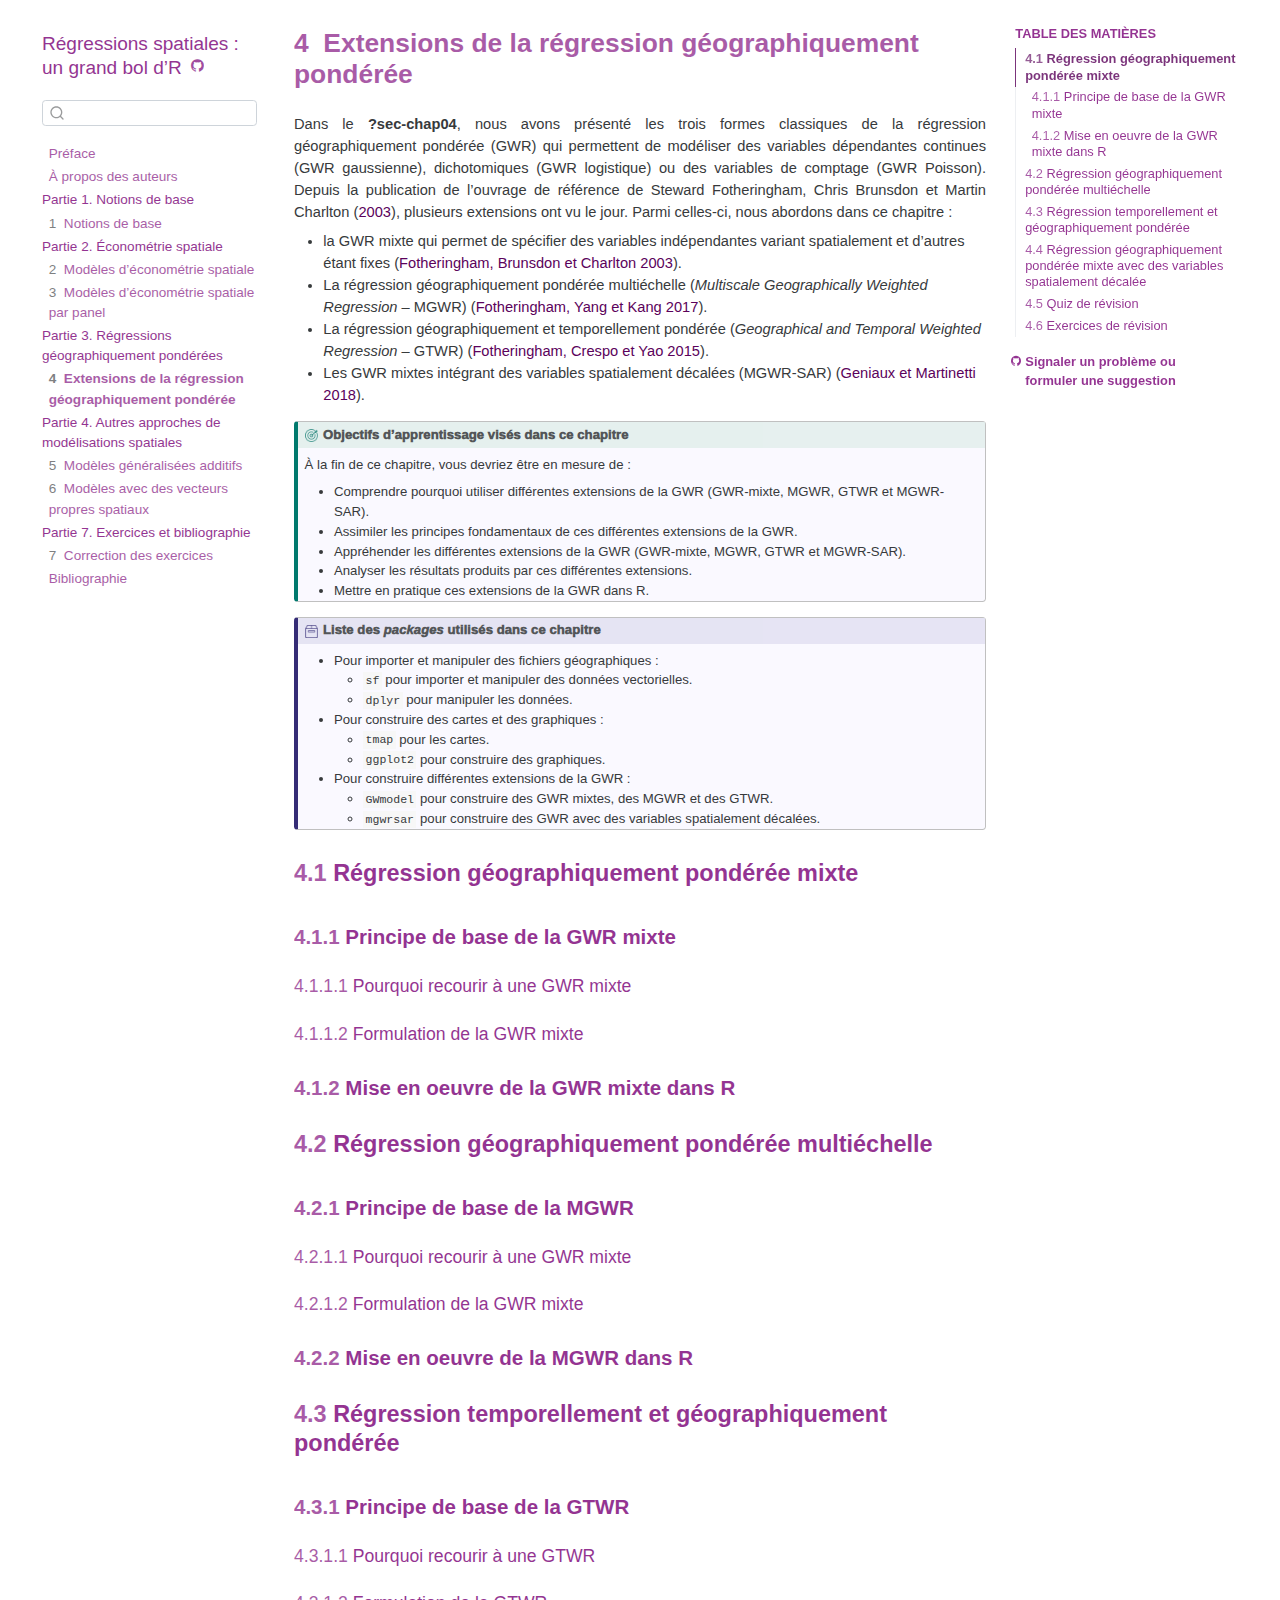
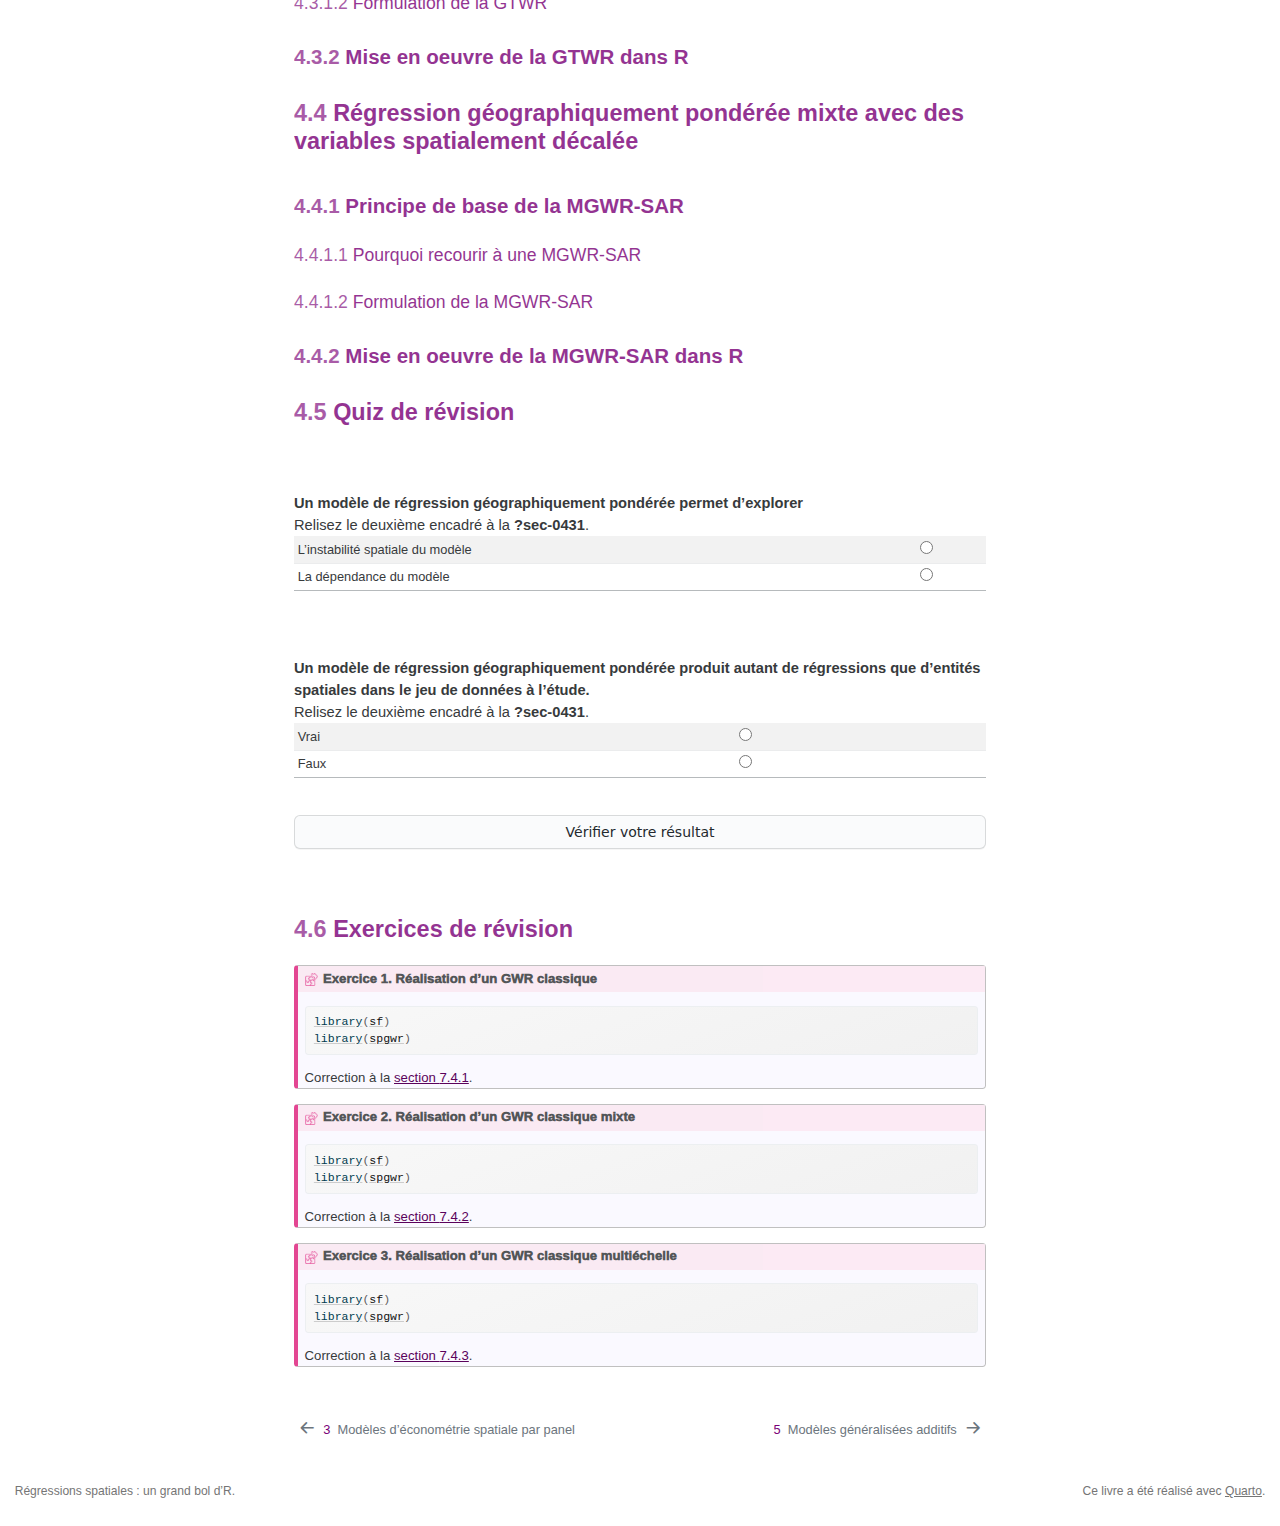
<file: docs/05-GWRExtensions.html>
<!DOCTYPE html>
<html xmlns="http://www.w3.org/1999/xhtml" lang="fr" xml:lang="fr"><head>
<meta http-equiv="Content-Type" content="text/html; charset=UTF-8">
<meta charset="utf-8">
<meta name="generator" content="quarto-1.3.353">
<meta name="viewport" content="width=device-width, initial-scale=1.0, user-scalable=yes">
<title>Régressions spatiales : un grand bol d’R - 4&nbsp; Extensions de la régression géographiquement pondérée</title>
<style>
code{white-space: pre-wrap;}
span.smallcaps{font-variant: small-caps;}
div.columns{display: flex; gap: min(4vw, 1.5em);}
div.column{flex: auto; overflow-x: auto;}
div.hanging-indent{margin-left: 1.5em; text-indent: -1.5em;}
ul.task-list{list-style: none;}
ul.task-list li input[type="checkbox"] {
  width: 0.8em;
  margin: 0 0.8em 0.2em -1em; /* quarto-specific, see https://github.com/quarto-dev/quarto-cli/issues/4556 */ 
  vertical-align: middle;
}
/* CSS for syntax highlighting */
pre > code.sourceCode { white-space: pre; position: relative; }
pre > code.sourceCode > span { display: inline-block; line-height: 1.25; }
pre > code.sourceCode > span:empty { height: 1.2em; }
.sourceCode { overflow: visible; }
code.sourceCode > span { color: inherit; text-decoration: inherit; }
div.sourceCode { margin: 1em 0; }
pre.sourceCode { margin: 0; }
@media screen {
div.sourceCode { overflow: auto; }
}
@media print {
pre > code.sourceCode { white-space: pre-wrap; }
pre > code.sourceCode > span { text-indent: -5em; padding-left: 5em; }
}
pre.numberSource code
  { counter-reset: source-line 0; }
pre.numberSource code > span
  { position: relative; left: -4em; counter-increment: source-line; }
pre.numberSource code > span > a:first-child::before
  { content: counter(source-line);
    position: relative; left: -1em; text-align: right; vertical-align: baseline;
    border: none; display: inline-block;
    -webkit-touch-callout: none; -webkit-user-select: none;
    -khtml-user-select: none; -moz-user-select: none;
    -ms-user-select: none; user-select: none;
    padding: 0 4px; width: 4em;
  }
pre.numberSource { margin-left: 3em;  padding-left: 4px; }
div.sourceCode
  {   }
@media screen {
pre > code.sourceCode > span > a:first-child::before { text-decoration: underline; }
}
/* CSS for citations */
div.csl-bib-body { }
div.csl-entry {
  clear: both;
}
.hanging-indent div.csl-entry {
  margin-left:2em;
  text-indent:-2em;
}
div.csl-left-margin {
  min-width:2em;
  float:left;
}
div.csl-right-inline {
  margin-left:2em;
  padding-left:1em;
}
div.csl-indent {
  margin-left: 2em;
}</style>

<script src="site_libs/quarto-nav/quarto-nav.js"></script>
<script src="site_libs/quarto-nav/headroom.min.js"></script>
<script src="site_libs/clipboard/clipboard.min.js"></script>
<script src="site_libs/quarto-search/autocomplete.umd.js"></script>
<script src="site_libs/quarto-search/fuse.min.js"></script>
<script src="site_libs/quarto-search/quarto-search.js"></script>
<meta name="quarto:offset" content="./">
<link href="./06-GAM.html" rel="next">
<link href="./03-ModelesSpatiauxPanel.html" rel="prev">
<link href="./images/introduction/CouvertureP1.png" rel="icon" type="image/png">
<script src="site_libs/quarto-html/quarto.js"></script>
<script src="site_libs/quarto-html/popper.min.js"></script>
<script src="site_libs/quarto-html/tippy.umd.min.js"></script>
<script src="site_libs/quarto-html/anchor.min.js"></script>
<link href="site_libs/quarto-html/tippy.css" rel="stylesheet">
<link href="site_libs/quarto-html/quarto-syntax-highlighting.css" rel="stylesheet" id="quarto-text-highlighting-styles">
<script src="site_libs/bootstrap/bootstrap.min.js"></script>
<link href="site_libs/bootstrap/bootstrap-icons.css" rel="stylesheet">
<link href="site_libs/bootstrap/bootstrap.min.css" rel="stylesheet" id="quarto-bootstrap" data-mode="light"><script id="quarto-search-options" type="application/json">{
  "location": "sidebar",
  "copy-button": false,
  "collapse-after": 3,
  "panel-placement": "start",
  "type": "textbox",
  "limit": 20,
  "language": {
    "search-no-results-text": "Pas de résultats",
    "search-matching-documents-text": "documents trouvés",
    "search-copy-link-title": "Copier le lien vers la recherche",
    "search-hide-matches-text": "Cacher les correspondances additionnelles",
    "search-more-match-text": "correspondance de plus dans ce document",
    "search-more-matches-text": "correspondances de plus dans ce document",
    "search-clear-button-title": "Effacer",
    "search-detached-cancel-button-title": "Annuler",
    "search-submit-button-title": "Envoyer"
  }
}</script><link rel="stylesheet" href="css/quizlib.min.css">
</head>
<body class="nav-sidebar floating">

<div id="quarto-search-results"></div>
  <header id="quarto-header" class="headroom fixed-top"><nav class="quarto-secondary-nav"><div class="container-fluid d-flex">
      <button type="button" class="quarto-btn-toggle btn" data-bs-toggle="collapse" data-bs-target="#quarto-sidebar,#quarto-sidebar-glass" aria-controls="quarto-sidebar" aria-expanded="false" aria-label="Basculer la barre latérale" onclick="if (window.quartoToggleHeadroom) { window.quartoToggleHeadroom(); }">
        <i class="bi bi-layout-text-sidebar-reverse"></i>
      </button>
      <nav class="quarto-page-breadcrumbs" aria-label="breadcrumb"><ol class="breadcrumb"><li class="breadcrumb-item"><a href="./05-GWRExtensions.html"><span class="chapter-number">4</span>&nbsp; <span class="chapter-title">Extensions de la régression géographiquement pondérée</span></a></li></ol></nav>
      <a class="flex-grow-1" role="button" data-bs-toggle="collapse" data-bs-target="#quarto-sidebar,#quarto-sidebar-glass" aria-controls="quarto-sidebar" aria-expanded="false" aria-label="Basculer la barre latérale" onclick="if (window.quartoToggleHeadroom) { window.quartoToggleHeadroom(); }">      
      </a>
      <button type="button" class="btn quarto-search-button" aria-label="Recherche" onclick="window.quartoOpenSearch();">
        <i class="bi bi-search"></i>
      </button>
    </div>
  </nav></header><!-- content --><div id="quarto-content" class="quarto-container page-columns page-rows-contents page-layout-article">
<!-- sidebar -->
  <nav id="quarto-sidebar" class="sidebar collapse collapse-horizontal sidebar-navigation floating overflow-auto"><div class="pt-lg-2 mt-2 text-left sidebar-header">
    <div class="sidebar-title mb-0 py-0">
      <a href="./">Régressions spatiales : un grand bol d’R</a> 
        <div class="sidebar-tools-main">
    <a href="https://github.com/SerieBoldR/RegressionsSpatiales" title="Source Code" class="quarto-navigation-tool px-1" aria-label="Source Code"><i class="bi bi-github"></i></a>
</div>
    </div>
      </div>
        <div class="mt-2 flex-shrink-0 align-items-center">
        <div class="sidebar-search">
        <div id="quarto-search" class="" title="Recherche"></div>
        </div>
        </div>
    <div class="sidebar-menu-container"> 
    <ul class="list-unstyled mt-1">
<li class="sidebar-item">
  <div class="sidebar-item-container"> 
  <a href="./index.html" class="sidebar-item-text sidebar-link">
 <span class="menu-text">Préface</span></a>
  </div>
</li>
        <li class="sidebar-item">
  <div class="sidebar-item-container"> 
  <a href="./00-auteurs.html" class="sidebar-item-text sidebar-link">
 <span class="menu-text">À propos des auteurs</span></a>
  </div>
</li>
        <li class="sidebar-item sidebar-item-section">
      <span class="sidebar-item-text sidebar-link text-start">
 <span class="menu-text">Partie 1. Notions de base</span></span>
  </li>
        <li class="sidebar-item">
  <div class="sidebar-item-container"> 
  <a href="./01-NotionsDeBase.html" class="sidebar-item-text sidebar-link">
 <span class="menu-text"><span class="chapter-number">1</span>&nbsp; <span class="chapter-title">Notions de base</span></span></a>
  </div>
</li>
        <li class="sidebar-item sidebar-item-section">
      <span class="sidebar-item-text sidebar-link text-start">
 <span class="menu-text">Partie 2. Économétrie spatiale</span></span>
  </li>
        <li class="sidebar-item">
  <div class="sidebar-item-container"> 
  <a href="./02-ModelesEconometrieSpatiale.html" class="sidebar-item-text sidebar-link">
 <span class="menu-text"><span class="chapter-number">2</span>&nbsp; <span class="chapter-title">Modèles d’économétrie spatiale</span></span></a>
  </div>
</li>
        <li class="sidebar-item">
  <div class="sidebar-item-container"> 
  <a href="./03-ModelesSpatiauxPanel.html" class="sidebar-item-text sidebar-link">
 <span class="menu-text"><span class="chapter-number">3</span>&nbsp; <span class="chapter-title">Modèles d’économétrie spatiale par panel</span></span></a>
  </div>
</li>
        <li class="sidebar-item sidebar-item-section">
      <span class="sidebar-item-text sidebar-link text-start">
 <span class="menu-text">Partie 3. Régressions géographiquement pondérées</span></span>
  </li>
        <li class="sidebar-item">
  <div class="sidebar-item-container"> 
  <a href="./05-GWRExtensions.html" class="sidebar-item-text sidebar-link active">
 <span class="menu-text"><span class="chapter-number">4</span>&nbsp; <span class="chapter-title">Extensions de la régression géographiquement pondérée</span></span></a>
  </div>
</li>
        <li class="sidebar-item sidebar-item-section">
      <span class="sidebar-item-text sidebar-link text-start">
 <span class="menu-text">Partie 4. Autres approches de modélisations spatiales</span></span>
  </li>
        <li class="sidebar-item">
  <div class="sidebar-item-container"> 
  <a href="./06-GAM.html" class="sidebar-item-text sidebar-link">
 <span class="menu-text"><span class="chapter-number">5</span>&nbsp; <span class="chapter-title">Modèles généralisées additifs</span></span></a>
  </div>
</li>
        <li class="sidebar-item">
  <div class="sidebar-item-container"> 
  <a href="./07-SEM.html" class="sidebar-item-text sidebar-link">
 <span class="menu-text"><span class="chapter-number">6</span>&nbsp; <span class="chapter-title">Modèles avec des vecteurs propres spatiaux</span></span></a>
  </div>
</li>
        <li class="sidebar-item sidebar-item-section">
      <span class="sidebar-item-text sidebar-link text-start">
 <span class="menu-text">Partie 7. Exercices et bibliographie</span></span>
  </li>
        <li class="sidebar-item">
  <div class="sidebar-item-container"> 
  <a href="./08-Exercices.html" class="sidebar-item-text sidebar-link">
 <span class="menu-text"><span class="chapter-number">7</span>&nbsp; <span class="chapter-title">Correction des exercices</span></span></a>
  </div>
</li>
        <li class="sidebar-item">
  <div class="sidebar-item-container"> 
  <a href="./references.html" class="sidebar-item-text sidebar-link">
 <span class="menu-text">Bibliographie</span></a>
  </div>
</li>
    </ul>
</div>
</nav><div id="quarto-sidebar-glass" data-bs-toggle="collapse" data-bs-target="#quarto-sidebar,#quarto-sidebar-glass"></div>
<!-- margin-sidebar -->
    <div id="quarto-margin-sidebar" class="sidebar margin-sidebar">
        <nav id="TOC" role="doc-toc" class="toc-active"><h2 id="toc-title">Table des matières</h2>
   
  <ul>
<li>
<a href="#sec-051" id="toc-sec-051" class="nav-link active" data-scroll-target="#sec-051"><span class="header-section-number">4.1</span> Régression géographiquement pondérée mixte</a>
  <ul class="collapse">
<li><a href="#sec-0511" id="toc-sec-0511" class="nav-link" data-scroll-target="#sec-0511"><span class="header-section-number">4.1.1</span> Principe de base de la GWR mixte</a></li>
  <li><a href="#sec-0512" id="toc-sec-0512" class="nav-link" data-scroll-target="#sec-0512"><span class="header-section-number">4.1.2</span> Mise en oeuvre de la GWR mixte dans R</a></li>
  </ul>
</li>
  <li>
<a href="#sec-052" id="toc-sec-052" class="nav-link" data-scroll-target="#sec-052"><span class="header-section-number">4.2</span> Régression géographiquement pondérée multiéchelle</a>
  <ul class="collapse">
<li><a href="#sec-0521" id="toc-sec-0521" class="nav-link" data-scroll-target="#sec-0521"><span class="header-section-number">4.2.1</span> Principe de base de la MGWR</a></li>
  <li><a href="#sec-0522" id="toc-sec-0522" class="nav-link" data-scroll-target="#sec-0522"><span class="header-section-number">4.2.2</span> Mise en oeuvre de la MGWR dans R</a></li>
  </ul>
</li>
  <li>
<a href="#sec-053" id="toc-sec-053" class="nav-link" data-scroll-target="#sec-053"><span class="header-section-number">4.3</span> Régression temporellement et géographiquement pondérée</a>
  <ul class="collapse">
<li><a href="#sec-0531" id="toc-sec-0531" class="nav-link" data-scroll-target="#sec-0531"><span class="header-section-number">4.3.1</span> Principe de base de la GTWR</a></li>
  <li><a href="#sec-0532" id="toc-sec-0532" class="nav-link" data-scroll-target="#sec-0532"><span class="header-section-number">4.3.2</span> Mise en oeuvre de la GTWR dans R</a></li>
  </ul>
</li>
  <li>
<a href="#sec-054" id="toc-sec-054" class="nav-link" data-scroll-target="#sec-054"><span class="header-section-number">4.4</span> Régression géographiquement pondérée mixte avec des variables spatialement décalée</a>
  <ul class="collapse">
<li><a href="#sec-0541" id="toc-sec-0541" class="nav-link" data-scroll-target="#sec-0541"><span class="header-section-number">4.4.1</span> Principe de base de la MGWR-SAR</a></li>
  <li><a href="#sec-0542" id="toc-sec-0542" class="nav-link" data-scroll-target="#sec-0542"><span class="header-section-number">4.4.2</span> Mise en oeuvre de la MGWR-SAR dans R</a></li>
  </ul>
</li>
  <li><a href="#sec-055" id="toc-sec-055" class="nav-link" data-scroll-target="#sec-055"><span class="header-section-number">4.5</span> Quiz de révision</a></li>
  <li><a href="#sec-056" id="toc-sec-056" class="nav-link" data-scroll-target="#sec-056"><span class="header-section-number">4.6</span> Exercices de révision</a></li>
  </ul><div class="toc-actions"><div><i class="bi bi-github"></i></div><div class="action-links"><p><a href="https://github.com/SerieBoldR/RegressionsSpatiales/issues/new" class="toc-action">Signaler un problème ou<br>formuler une suggestion</a></p></div></div></nav>
    </div>
<!-- main -->
<main class="content" id="quarto-document-content"><header id="title-block-header" class="quarto-title-block default"><div class="quarto-title">
<h1 class="title"><span id="sec-chap05" class="quarto-section-identifier"><span class="chapter-number">4</span>&nbsp; <span class="chapter-title">Extensions de la régression géographiquement pondérée</span></span></h1>
</div>



<div class="quarto-title-meta">

    
  
    
  </div>
  

</header><p>Dans le <span class="quarto-unresolved-ref">?sec-chap04</span>, nous avons présenté les trois formes classiques de la régression géographiquement pondérée (GWR) qui permettent de modéliser des variables dépendantes continues (GWR gaussienne), dichotomiques (GWR logistique) ou des variables de comptage (GWR Poisson). Depuis la publication de l’ouvrage de référence de Steward Fotheringham, Chris Brunsdon et Martin Charlton <span class="citation" data-cites="fotheringham2003geographically">(<a href="references.html#ref-fotheringham2003geographically" role="doc-biblioref">2003</a>)</span>, plusieurs extensions ont vu le jour. Parmi celles-ci, nous abordons dans ce chapitre&nbsp;:</p>
<ul>
<li>la GWR mixte qui permet de spécifier des variables indépendantes variant spatialement et d’autres étant fixes <span class="citation" data-cites="fotheringham2003geographically">(<a href="references.html#ref-fotheringham2003geographically" role="doc-biblioref">Fotheringham, Brunsdon et Charlton 2003</a>)</span>.</li>
<li>La régression géographiquement pondérée multiéchelle (<em>Multiscale Geographically Weighted Regression</em> – MGWR) <span class="citation" data-cites="fotheringham2017multiscale">(<a href="references.html#ref-fotheringham2017multiscale" role="doc-biblioref">Fotheringham, Yang et Kang 2017</a>)</span>.</li>
<li>La régression géographiquement et temporellement pondérée (<em>Geographical and Temporal Weighted Regression</em> – GTWR) <span class="citation" data-cites="fotheringham2015geographical">(<a href="references.html#ref-fotheringham2015geographical" role="doc-biblioref">Fotheringham, Crespo et Yao 2015</a>)</span>.</li>
<li>Les GWR mixtes intégrant des variables spatialement décalées (MGWR-SAR) <span class="citation" data-cites="geniaux2018new">(<a href="references.html#ref-geniaux2018new" role="doc-biblioref">Geniaux et Martinetti 2018</a>)</span>.</li>
</ul>
<div class="bloc_objectif">
<div class="bloc_objectif-header">
<div class="bloc_objectif-icon">

</div>
<p><strong>Objectifs d’apprentissage visés dans ce chapitre</strong></p>
</div>
<div class="bloc_objectif-body">
<p>À la fin de ce chapitre, vous devriez être en mesure de&nbsp;:</p>
<ul>
<li>Comprendre pourquoi utiliser différentes extensions de la GWR (GWR-mixte, MGWR, GTWR et MGWR-SAR).</li>
<li>Assimiler les principes fondamentaux de ces différentes extensions de la GWR.</li>
<li>Appréhender les différentes extensions de la GWR (GWR-mixte, MGWR, GTWR et MGWR-SAR).</li>
<li>Analyser les résultats produits par ces différentes extensions.</li>
<li>Mettre en pratique ces extensions de la GWR dans R.</li>
</ul>
</div>
</div>
<div class="bloc_package">
<div class="bloc_package-header">
<div class="bloc_package-icon">

</div>
<p><strong>Liste des <em>packages</em> utilisés dans ce chapitre</strong></p>
</div>
<div class="bloc_package-body">
<ul>
<li>Pour importer et manipuler des fichiers géographiques&nbsp;:
<ul>
<li>
<code>sf</code> pour importer et manipuler des données vectorielles.</li>
<li>
<code>dplyr</code> pour manipuler les données.</li>
</ul>
</li>
<li>Pour construire des cartes et des graphiques&nbsp;:
<ul>
<li>
<code>tmap</code> pour les cartes.</li>
<li>
<code>ggplot2</code> pour construire des graphiques.</li>
</ul>
</li>
<li>Pour construire différentes extensions de la GWR&nbsp;:
<ul>
<li>
<code>GWmodel</code> pour construire des GWR mixtes, des MGWR et des GTWR.</li>
<li>
<code>mgwrsar</code> pour construire des GWR avec des variables spatialement décalées.</li>
</ul>
</li>
</ul>
</div>
</div>
<section id="sec-051" class="level2" data-number="4.1"><h2 data-number="4.1" class="anchored" data-anchor-id="sec-051">
<span class="header-section-number">4.1</span> Régression géographiquement pondérée mixte</h2>
<section id="sec-0511" class="level3" data-number="4.1.1"><h3 data-number="4.1.1" class="anchored" data-anchor-id="sec-0511">
<span class="header-section-number">4.1.1</span> Principe de base de la GWR mixte</h3>
<section id="sec-05111" class="level4" data-number="4.1.1.1"><h4 data-number="4.1.1.1" class="anchored" data-anchor-id="sec-05111">
<span class="header-section-number">4.1.1.1</span> Pourquoi recourir à une GWR mixte</h4>
</section><section id="sec-05112" class="level4" data-number="4.1.1.2"><h4 data-number="4.1.1.2" class="anchored" data-anchor-id="sec-05112">
<span class="header-section-number">4.1.1.2</span> Formulation de la GWR mixte</h4>
</section></section><section id="sec-0512" class="level3" data-number="4.1.2"><h3 data-number="4.1.2" class="anchored" data-anchor-id="sec-0512">
<span class="header-section-number">4.1.2</span> Mise en oeuvre de la GWR mixte dans R</h3>
</section></section><section id="sec-052" class="level2" data-number="4.2"><h2 data-number="4.2" class="anchored" data-anchor-id="sec-052">
<span class="header-section-number">4.2</span> Régression géographiquement pondérée multiéchelle</h2>
<section id="sec-0521" class="level3" data-number="4.2.1"><h3 data-number="4.2.1" class="anchored" data-anchor-id="sec-0521">
<span class="header-section-number">4.2.1</span> Principe de base de la MGWR</h3>
<section id="sec-05211" class="level4" data-number="4.2.1.1"><h4 data-number="4.2.1.1" class="anchored" data-anchor-id="sec-05211">
<span class="header-section-number">4.2.1.1</span> Pourquoi recourir à une GWR mixte</h4>
</section><section id="sec-05212" class="level4" data-number="4.2.1.2"><h4 data-number="4.2.1.2" class="anchored" data-anchor-id="sec-05212">
<span class="header-section-number">4.2.1.2</span> Formulation de la GWR mixte</h4>
</section></section><section id="sec-0522" class="level3" data-number="4.2.2"><h3 data-number="4.2.2" class="anchored" data-anchor-id="sec-0522">
<span class="header-section-number">4.2.2</span> Mise en oeuvre de la MGWR dans R</h3>
</section></section><section id="sec-053" class="level2" data-number="4.3"><h2 data-number="4.3" class="anchored" data-anchor-id="sec-053">
<span class="header-section-number">4.3</span> Régression temporellement et géographiquement pondérée</h2>
<section id="sec-0531" class="level3" data-number="4.3.1"><h3 data-number="4.3.1" class="anchored" data-anchor-id="sec-0531">
<span class="header-section-number">4.3.1</span> Principe de base de la GTWR</h3>
<section id="sec-05311" class="level4" data-number="4.3.1.1"><h4 data-number="4.3.1.1" class="anchored" data-anchor-id="sec-05311">
<span class="header-section-number">4.3.1.1</span> Pourquoi recourir à une GTWR</h4>
</section><section id="sec-05312" class="level4" data-number="4.3.1.2"><h4 data-number="4.3.1.2" class="anchored" data-anchor-id="sec-05312">
<span class="header-section-number">4.3.1.2</span> Formulation de la GTWR</h4>
</section></section><section id="sec-0532" class="level3" data-number="4.3.2"><h3 data-number="4.3.2" class="anchored" data-anchor-id="sec-0532">
<span class="header-section-number">4.3.2</span> Mise en oeuvre de la GTWR dans R</h3>
</section></section><section id="sec-054" class="level2" data-number="4.4"><h2 data-number="4.4" class="anchored" data-anchor-id="sec-054">
<span class="header-section-number">4.4</span> Régression géographiquement pondérée mixte avec des variables spatialement décalée</h2>
<section id="sec-0541" class="level3" data-number="4.4.1"><h3 data-number="4.4.1" class="anchored" data-anchor-id="sec-0541">
<span class="header-section-number">4.4.1</span> Principe de base de la MGWR-SAR</h3>
<section id="sec-05411" class="level4" data-number="4.4.1.1"><h4 data-number="4.4.1.1" class="anchored" data-anchor-id="sec-05411">
<span class="header-section-number">4.4.1.1</span> Pourquoi recourir à une MGWR-SAR</h4>
</section><section id="sec-05412" class="level4" data-number="4.4.1.2"><h4 data-number="4.4.1.2" class="anchored" data-anchor-id="sec-05412">
<span class="header-section-number">4.4.1.2</span> Formulation de la MGWR-SAR</h4>
</section></section><section id="sec-0542" class="level3" data-number="4.4.2"><h3 data-number="4.4.2" class="anchored" data-anchor-id="sec-0542">
<span class="header-section-number">4.4.2</span> Mise en oeuvre de la MGWR-SAR dans R</h3>
</section></section><section id="sec-055" class="level2" data-number="4.5"><h2 data-number="4.5" class="anchored" data-anchor-id="sec-055">
<span class="header-section-number">4.5</span> Quiz de révision</h2>
<div id="Chap05" class="card">
<link type="text/javascript" src="libs/quizlib.1.0.1.min.js">
<script>var Quiz=function(a,b){this.Classes=Object.freeze({QUESTION:"quizlib-question",QUESTION_TITLE:"quizlib-question-title",QUESTION_ANSWERS:"quizlib-question-answers",QUESTION_WARNING:"quizlib-question-warning",CORRECT:"quizlib-correct",INCORRECT:"quizlib-incorrect",TEMP:"quizlib-temp"}),this.unansweredQuestionText="Question sans réponse !",this.container=document.getElementById(a),this.questions=[],this.result=new QuizResult,this.answers=b;for(var c=0;c<this.container.children.length;c++)this.container.children[c].classList.contains(Quiz.Classes.QUESTION)&&this.questions.push(this.container.children[c]);if(this.answers.length!=this.questions.length)throw new Error("Number of answers does not match number of questions!")};Quiz.Classes=Object.freeze({QUESTION:"quizlib-question",QUESTION_TITLE:"quizlib-question-title",QUESTION_ANSWERS:"quizlib-question-answers",QUESTION_WARNING:"quizlib-question-warning",CORRECT:"quizlib-correct",INCORRECT:"quizlib-incorrect",TEMP:"quizlib-temp"}),Quiz.prototype.checkAnswers=function(a){void 0===a&&(a=!0);for(var b=[],c=[],d=0;d<this.questions.length;d++){var e=this.questions[d],f=this.answers[d],g=[];this.clearHighlights(e);for(var h,i=e.getElementsByClassName(Quiz.Classes.QUESTION_ANSWERS)[0].getElementsByTagName("input"),j=0;j<i.length;j++)h=i[j],"checkbox"===h.type||"radio"===h.type?h.checked&&g.push(h.value):""!==h.value&&g.push(h.value);1!=g.length||Array.isArray(f)?0===g.length&&b.push(e):g=g[0],c.push(Utils.compare(g,f))}if(0===b.length||!a)return this.result.setResults(c),!0;for(d=0;d<b.length;d++){var k=document.createElement("span");k.appendChild(document.createTextNode(this.unansweredQuestionText)),k.className=Quiz.Classes.QUESTION_WARNING,b[d].getElementsByClassName(Quiz.Classes.QUESTION_TITLE)[0].appendChild(k)}return!1},Quiz.prototype.clearHighlights=function(a){for(var b=a.getElementsByClassName(Quiz.Classes.QUESTION_WARNING);b.length>0;)b[0].parentNode.removeChild(b[0]);var c,d=[a.getElementsByClassName(Quiz.Classes.CORRECT),a.getElementsByClassName(this.Classes.INCORRECT)];for(i=0;i<d.length;i++)for(;d[i].length>0;)c=d[i][0],c.classList.remove(Quiz.Classes.CORRECT),c.classList.remove(Quiz.Classes.INCORRECT);for(var e=a.getElementsByClassName(Quiz.Classes.TEMP);e.length>0;)e[0].parentNode.removeChild(e[0])},Quiz.prototype.highlightResults=function(a){for(var b,c=0;c<this.questions.length;c++)b=this.questions[c],b.getElementsByClassName(Quiz.Classes.QUESTION_TITLE)[0].classList.add(this.result.results[c]?Quiz.Classes.CORRECT:Quiz.Classes.INCORRECT),void 0!==a&&a(this,b,c,this.result.results[c])};var QuizResult=function(){this.results=[],this.totalQuestions=0,this.score=0,this.scorePercent=0,this.scorePercentFormatted=0};QuizResult.prototype.setResults=function(a){this.results=a,this.totalQuestions=this.results.length,this.score=0;for(var b=0;b<this.results.length;b++)this.results[b]&&this.score++;this.scorePercent=this.score/this.totalQuestions,this.scorePercentFormatted=Math.floor(100*this.scorePercent)};var Utils=function(){};Utils.compare=function(a,b){if(a.length!=b.length)return!1;if(Array.isArray(a)&&Array.isArray(b)){for(var c=0;c<a.length;c++)if(a[c]!==b[c])return!1;return!0}return a===b};

function showResults(quiz) {
    // Check answers and continue if all questions have been answered
    if (quiz.checkAnswers()) {
        var quizScorePercent = quiz.result.scorePercentFormatted; // The unformatted percentage is a decimal in range 0 - 1
        var quizResultElement = document.getElementById('quiz-result');
        quizResultElement.style.display = 'block';
        document.getElementById('quiz-percent').innerHTML = quizScorePercent.toString();

        // Change background colour of results div according to score percent
        if (quizScorePercent > 75) quizResultElement.style.backgroundColor = '#4caf50';
        else if (quizScorePercent > 50) quizResultElement.style.backgroundColor = '#ffc107';
        else if (quizScorePercent > 25) quizResultElement.style.backgroundColor = '#ff9800';
        else if (quizScorePercent > 0) quizResultElement.style.backgroundColor = '#f44336';

        // Highlight questions according to whether they were correctly answered. The callback allows us to highlight/show the correct answer
        quiz.highlightResults(handleAnswers);
    }
}

/** Callback for Quiz.highlightResults. Highlights the correct answers of incorrectly answered questions
 * Parameters are: the quiz object, the question element, question number, correctly answered flag
 */
function handleAnswers(quiz, question, no, correct) {
    if (!correct) {
        var answers = question.getElementsByTagName('input');
        for (var i = 0; i < answers.length; i++) {
            if (answers[i].type === 'checkbox' || answers[i].type === 'radio'){
                // If the current input element is part of the correct answer, highlight it
                if (quiz.answers[no].indexOf(answers[i].value) > -1) {
                    answers[i].parentNode.classList.add(Quiz.Classes.CORRECT);
                }
            } else {
                // If the input is anything other than a checkbox or radio button, show the correct answer next to the element
                var correctAnswer = document.createElement('span');
                correctAnswer.classList.add(Quiz.Classes.CORRECT);
                correctAnswer.classList.add(Quiz.Classes.TEMP); // quiz.checkAnswers will automatically remove elements with the temp class
                correctAnswer.innerHTML = quiz.answers[no];
                correctAnswer.style.marginLeft = '10px';
                answers[i].parentNode.insertBefore(correctAnswer, answers[i].nextSibling);
            }
        }
    }
}

  var quizz_Chap05;
  window.onload = function() {
    quizz_Chap05 = new Quiz('Chap05', ['1','1']);
  };</script><link rel="stylesheet" type="text/css" src="css/quizlib.min.css">
<div class="card quizlib-question">
<div class="quizlib-question-title">
Un modèle de régression géographiquement pondérée permet d’explorer
</div>
<div>
Relisez le deuxième encadré à la <span class="quarto-unresolved-ref">?sec-0431</span>.
</div>
<div class="quizlib-question-answers">

<table class="table table-sm table-striped small">
<tbody><tr>
<td>
<label>L’instabilité spatiale du modèle</label>
</td>
<td>
<input type="radio" name="q1" value="1">
</td>
</tr>
<tr>
<td>
<label>La dépendance du modèle</label>
</td>
<td>
<input type="radio" name="q1" value="2">
</td>
</tr>
</tbody></table>
</div>
</div>
<div class="card quizlib-question">
<div class="quizlib-question-title">
Un modèle de régression géographiquement pondérée produit autant de régressions que d’entités spatiales dans le jeu de données à l’étude.
</div>
<div>
Relisez le deuxième encadré à la <span class="quarto-unresolved-ref">?sec-0431</span>.
</div>
<div class="quizlib-question-answers">

<table class="table table-sm table-striped small">
<tbody><tr>
<td>
<label>Vrai</label>
</td>
<td>
<input type="radio" name="q2" value="1">
</td>
</tr>
<tr>
<td>
<label>Faux</label>
</td>
<td>
<input type="radio" name="q2" value="2">
</td>
</tr>
</tbody></table>
</div>
</div>
<button type="button" onclick="showResults(quizz_Chap05);" id="buttonID">
Vérifier votre résultat
</button>
<div id="quiz-result" class="card">
<p><span id="quiz-percent"></span></p>
</div>
</div>
</section><section id="sec-056" class="level2" data-number="4.6"><h2 data-number="4.6" class="anchored" data-anchor-id="sec-056">
<span class="header-section-number">4.6</span> Exercices de révision</h2>
<div class="bloc_exercice">
<div class="bloc_exercice-header">
<div class="bloc_exercice-icon">

</div>
<p><strong>Exercice 1.</strong> Réalisation d’un GWR classique</p>
</div>
<div class="bloc_exercice-body">
<div class="cell">
<div class="sourceCode" id="cb1"><pre class="downlit sourceCode r code-with-copy"><code class="sourceCode R"><span><span class="kw"><a href="https://rdrr.io/r/base/library.html">library</a></span><span class="op">(</span><span class="va"><a href="https://r-spatial.github.io/sf/">sf</a></span><span class="op">)</span></span>
<span><span class="kw"><a href="https://rdrr.io/r/base/library.html">library</a></span><span class="op">(</span><span class="va"><a href="https://github.com/rsbivand/spgwr/">spgwr</a></span><span class="op">)</span></span></code><button title="Copier vers le presse-papier" class="code-copy-button"><i class="bi"></i></button></pre></div>
</div>
<p>Correction à la <a href="08-Exercices.html#sec-06041">section&nbsp;<span>7.4.1</span></a>.</p>
</div>
</div>
<div class="bloc_exercice">
<div class="bloc_exercice-header">
<div class="bloc_exercice-icon">

</div>
<p><strong>Exercice 2.</strong> Réalisation d’un GWR classique mixte</p>
</div>
<div class="bloc_exercice-body">
<div class="cell">
<div class="sourceCode" id="cb2"><pre class="downlit sourceCode r code-with-copy"><code class="sourceCode R"><span><span class="kw"><a href="https://rdrr.io/r/base/library.html">library</a></span><span class="op">(</span><span class="va"><a href="https://r-spatial.github.io/sf/">sf</a></span><span class="op">)</span></span>
<span><span class="kw"><a href="https://rdrr.io/r/base/library.html">library</a></span><span class="op">(</span><span class="va"><a href="https://github.com/rsbivand/spgwr/">spgwr</a></span><span class="op">)</span></span></code><button title="Copier vers le presse-papier" class="code-copy-button"><i class="bi"></i></button></pre></div>
</div>
<p>Correction à la <a href="08-Exercices.html#sec-06042">section&nbsp;<span>7.4.2</span></a>.</p>
</div>
</div>
<div class="bloc_exercice">
<div class="bloc_exercice-header">
<div class="bloc_exercice-icon">

</div>
<p><strong>Exercice 3.</strong> Réalisation d’un GWR classique multiéchelle</p>
</div>
<div class="bloc_exercice-body">
<div class="cell">
<div class="sourceCode" id="cb3"><pre class="downlit sourceCode r code-with-copy"><code class="sourceCode R"><span><span class="kw"><a href="https://rdrr.io/r/base/library.html">library</a></span><span class="op">(</span><span class="va"><a href="https://r-spatial.github.io/sf/">sf</a></span><span class="op">)</span></span>
<span><span class="kw"><a href="https://rdrr.io/r/base/library.html">library</a></span><span class="op">(</span><span class="va"><a href="https://github.com/rsbivand/spgwr/">spgwr</a></span><span class="op">)</span></span></code><button title="Copier vers le presse-papier" class="code-copy-button"><i class="bi"></i></button></pre></div>
</div>
<p>Correction à la <a href="08-Exercices.html#sec-06043">section&nbsp;<span>7.4.3</span></a>.</p>
</div>
</div>


<div id="refs" class="references csl-bib-body hanging-indent" role="list" style="display: none">
<div id="ref-fotheringham2003geographically" class="csl-entry" role="listitem">
Fotheringham, A Stewart, Chris Brunsdon et Martin Charlton. 2003. <em>Geographically weighted regression: the analysis of spatially varying relationships</em>. John Wiley &amp; Sons.
</div>
<div id="ref-fotheringham2015geographical" class="csl-entry" role="listitem">
Fotheringham, A Stewart, Ricardo Crespo et Jing Yao. 2015. <span>«&nbsp;Geographical and temporal weighted regression (GTWR).&nbsp;»</span> <em>Geographical Analysis</em> 47 (4). Wiley Online Library: 431‑452. <a href="https://doi.org/10.1111/gean.12071">https://doi.org/10.1111/gean.12071</a>.
</div>
<div id="ref-fotheringham2017multiscale" class="csl-entry" role="listitem">
Fotheringham, A Stewart, Wenbai Yang et Wei Kang. 2017. <span>«&nbsp;Multiscale geographically weighted regression (MGWR).&nbsp;»</span> <em>Annals of the American Association of Geographers</em> 107 (6). Taylor &amp; Francis: 1247‑1265. <a href="https://doi.org/10.1080/24694452.2017.1352480">https://doi.org/10.1080/24694452.2017.1352480</a>.
</div>
<div id="ref-geniaux2018new" class="csl-entry" role="listitem">
Geniaux, Ghislain et Davide Martinetti. 2018. <span>«&nbsp;A new method for dealing simultaneously with spatial autocorrelation and spatial heterogeneity in regression models.&nbsp;»</span> <em>Regional Science and Urban Economics</em> 72: 74‑85. <a href="https://doi.org/10.1016/j.regsciurbeco.2017.04.001">https://doi.org/10.1016/j.regsciurbeco.2017.04.001</a>.
</div>
</div>
</section></main><!-- /main --><script id="quarto-html-after-body" type="application/javascript">
window.document.addEventListener("DOMContentLoaded", function (event) {
  const toggleBodyColorMode = (bsSheetEl) => {
    const mode = bsSheetEl.getAttribute("data-mode");
    const bodyEl = window.document.querySelector("body");
    if (mode === "dark") {
      bodyEl.classList.add("quarto-dark");
      bodyEl.classList.remove("quarto-light");
    } else {
      bodyEl.classList.add("quarto-light");
      bodyEl.classList.remove("quarto-dark");
    }
  }
  const toggleBodyColorPrimary = () => {
    const bsSheetEl = window.document.querySelector("link#quarto-bootstrap");
    if (bsSheetEl) {
      toggleBodyColorMode(bsSheetEl);
    }
  }
  toggleBodyColorPrimary();  
  const icon = "";
  const anchorJS = new window.AnchorJS();
  anchorJS.options = {
    placement: 'right',
    icon: icon
  };
  anchorJS.add('.anchored');
  const isCodeAnnotation = (el) => {
    for (const clz of el.classList) {
      if (clz.startsWith('code-annotation-')) {                     
        return true;
      }
    }
    return false;
  }
  const clipboard = new window.ClipboardJS('.code-copy-button', {
    text: function(trigger) {
      const codeEl = trigger.previousElementSibling.cloneNode(true);
      for (const childEl of codeEl.children) {
        if (isCodeAnnotation(childEl)) {
          childEl.remove();
        }
      }
      return codeEl.innerText;
    }
  });
  clipboard.on('success', function(e) {
    // button target
    const button = e.trigger;
    // don't keep focus
    button.blur();
    // flash "checked"
    button.classList.add('code-copy-button-checked');
    var currentTitle = button.getAttribute("title");
    button.setAttribute("title", "Copié");
    let tooltip;
    if (window.bootstrap) {
      button.setAttribute("data-bs-toggle", "tooltip");
      button.setAttribute("data-bs-placement", "left");
      button.setAttribute("data-bs-title", "Copié");
      tooltip = new bootstrap.Tooltip(button, 
        { trigger: "manual", 
          customClass: "code-copy-button-tooltip",
          offset: [0, -8]});
      tooltip.show();    
    }
    setTimeout(function() {
      if (tooltip) {
        tooltip.hide();
        button.removeAttribute("data-bs-title");
        button.removeAttribute("data-bs-toggle");
        button.removeAttribute("data-bs-placement");
      }
      button.setAttribute("title", currentTitle);
      button.classList.remove('code-copy-button-checked');
    }, 1000);
    // clear code selection
    e.clearSelection();
  });
  function tippyHover(el, contentFn) {
    const config = {
      allowHTML: true,
      content: contentFn,
      maxWidth: 500,
      delay: 100,
      arrow: false,
      appendTo: function(el) {
          return el.parentElement;
      },
      interactive: true,
      interactiveBorder: 10,
      theme: 'quarto',
      placement: 'bottom-start'
    };
    window.tippy(el, config); 
  }
  const noterefs = window.document.querySelectorAll('a[role="doc-noteref"]');
  for (var i=0; i<noterefs.length; i++) {
    const ref = noterefs[i];
    tippyHover(ref, function() {
      // use id or data attribute instead here
      let href = ref.getAttribute('data-footnote-href') || ref.getAttribute('href');
      try { href = new URL(href).hash; } catch {}
      const id = href.replace(/^#\/?/, "");
      const note = window.document.getElementById(id);
      return note.innerHTML;
    });
  }
      let selectedAnnoteEl;
      const selectorForAnnotation = ( cell, annotation) => {
        let cellAttr = 'data-code-cell="' + cell + '"';
        let lineAttr = 'data-code-annotation="' +  annotation + '"';
        const selector = 'span[' + cellAttr + '][' + lineAttr + ']';
        return selector;
      }
      const selectCodeLines = (annoteEl) => {
        const doc = window.document;
        const targetCell = annoteEl.getAttribute("data-target-cell");
        const targetAnnotation = annoteEl.getAttribute("data-target-annotation");
        const annoteSpan = window.document.querySelector(selectorForAnnotation(targetCell, targetAnnotation));
        const lines = annoteSpan.getAttribute("data-code-lines").split(",");
        const lineIds = lines.map((line) => {
          return targetCell + "-" + line;
        })
        let top = null;
        let height = null;
        let parent = null;
        if (lineIds.length > 0) {
            //compute the position of the single el (top and bottom and make a div)
            const el = window.document.getElementById(lineIds[0]);
            top = el.offsetTop;
            height = el.offsetHeight;
            parent = el.parentElement.parentElement;
          if (lineIds.length > 1) {
            const lastEl = window.document.getElementById(lineIds[lineIds.length - 1]);
            const bottom = lastEl.offsetTop + lastEl.offsetHeight;
            height = bottom - top;
          }
          if (top !== null && height !== null && parent !== null) {
            // cook up a div (if necessary) and position it 
            let div = window.document.getElementById("code-annotation-line-highlight");
            if (div === null) {
              div = window.document.createElement("div");
              div.setAttribute("id", "code-annotation-line-highlight");
              div.style.position = 'absolute';
              parent.appendChild(div);
            }
            div.style.top = top - 2 + "px";
            div.style.height = height + 4 + "px";
            let gutterDiv = window.document.getElementById("code-annotation-line-highlight-gutter");
            if (gutterDiv === null) {
              gutterDiv = window.document.createElement("div");
              gutterDiv.setAttribute("id", "code-annotation-line-highlight-gutter");
              gutterDiv.style.position = 'absolute';
              const codeCell = window.document.getElementById(targetCell);
              const gutter = codeCell.querySelector('.code-annotation-gutter');
              gutter.appendChild(gutterDiv);
            }
            gutterDiv.style.top = top - 2 + "px";
            gutterDiv.style.height = height + 4 + "px";
          }
          selectedAnnoteEl = annoteEl;
        }
      };
      const unselectCodeLines = () => {
        const elementsIds = ["code-annotation-line-highlight", "code-annotation-line-highlight-gutter"];
        elementsIds.forEach((elId) => {
          const div = window.document.getElementById(elId);
          if (div) {
            div.remove();
          }
        });
        selectedAnnoteEl = undefined;
      };
      // Attach click handler to the DT
      const annoteDls = window.document.querySelectorAll('dt[data-target-cell]');
      for (const annoteDlNode of annoteDls) {
        annoteDlNode.addEventListener('click', (event) => {
          const clickedEl = event.target;
          if (clickedEl !== selectedAnnoteEl) {
            unselectCodeLines();
            const activeEl = window.document.querySelector('dt[data-target-cell].code-annotation-active');
            if (activeEl) {
              activeEl.classList.remove('code-annotation-active');
            }
            selectCodeLines(clickedEl);
            clickedEl.classList.add('code-annotation-active');
          } else {
            // Unselect the line
            unselectCodeLines();
            clickedEl.classList.remove('code-annotation-active');
          }
        });
      }
  const findCites = (el) => {
    const parentEl = el.parentElement;
    if (parentEl) {
      const cites = parentEl.dataset.cites;
      if (cites) {
        return {
          el,
          cites: cites.split(' ')
        };
      } else {
        return findCites(el.parentElement)
      }
    } else {
      return undefined;
    }
  };
  var bibliorefs = window.document.querySelectorAll('a[role="doc-biblioref"]');
  for (var i=0; i<bibliorefs.length; i++) {
    const ref = bibliorefs[i];
    const citeInfo = findCites(ref);
    if (citeInfo) {
      tippyHover(citeInfo.el, function() {
        var popup = window.document.createElement('div');
        citeInfo.cites.forEach(function(cite) {
          var citeDiv = window.document.createElement('div');
          citeDiv.classList.add('hanging-indent');
          citeDiv.classList.add('csl-entry');
          var biblioDiv = window.document.getElementById('ref-' + cite);
          if (biblioDiv) {
            citeDiv.innerHTML = biblioDiv.innerHTML;
          }
          popup.appendChild(citeDiv);
        });
        return popup.innerHTML;
      });
    }
  }
});
</script><nav class="page-navigation"><div class="nav-page nav-page-previous">
      <a href="./03-ModelesSpatiauxPanel.html" class="pagination-link">
        <i class="bi bi-arrow-left-short"></i> <span class="nav-page-text"><span class="chapter-number">3</span>&nbsp; <span class="chapter-title">Modèles d’économétrie spatiale par panel</span></span>
      </a>          
  </div>
  <div class="nav-page nav-page-next">
      <a href="./06-GAM.html" class="pagination-link">
        <span class="nav-page-text"><span class="chapter-number">5</span>&nbsp; <span class="chapter-title">Modèles généralisées additifs</span></span> <i class="bi bi-arrow-right-short"></i>
      </a>
  </div>
</nav>
</div> <!-- /content -->
<footer class="footer"><div class="nav-footer">
    <div class="nav-footer-left">Régressions spatiales : un grand bol d’R.</div>   
    <div class="nav-footer-center">
      &nbsp;
    </div>
    <div class="nav-footer-right">Ce livre a été réalisé avec <a href="https://quarto.org/">Quarto</a>.</div>
  </div>
</footer>


</body></html>
</file>
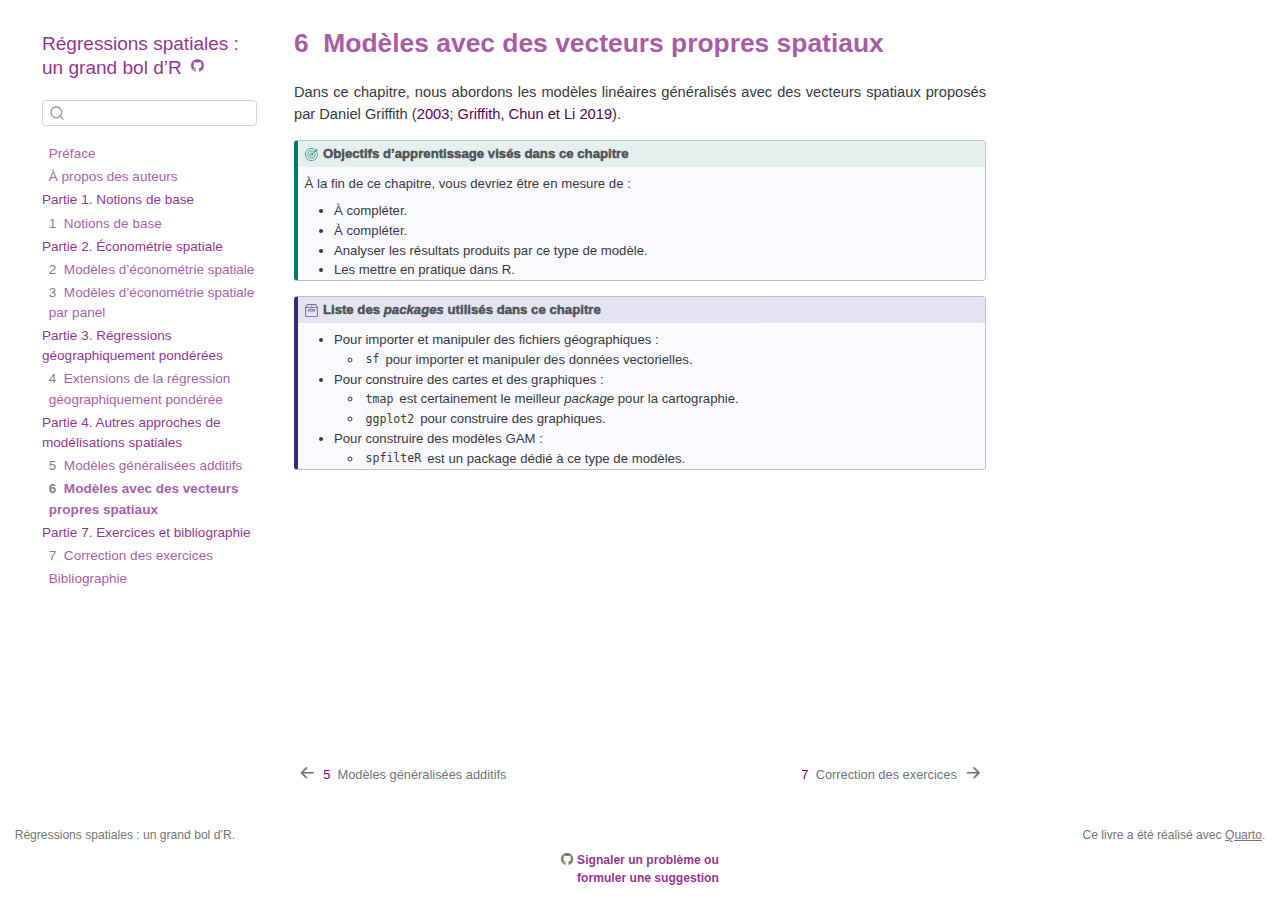
<file: docs/07-SEM.html>
<!DOCTYPE html>
<html xmlns="http://www.w3.org/1999/xhtml" lang="fr" xml:lang="fr"><head>

<meta charset="utf-8">
<meta name="generator" content="quarto-1.3.353">

<meta name="viewport" content="width=device-width, initial-scale=1.0, user-scalable=yes">


<title>Régressions spatiales : un grand bol d’R - 6&nbsp; Modèles avec des vecteurs propres spatiaux</title>
<style>
code{white-space: pre-wrap;}
span.smallcaps{font-variant: small-caps;}
div.columns{display: flex; gap: min(4vw, 1.5em);}
div.column{flex: auto; overflow-x: auto;}
div.hanging-indent{margin-left: 1.5em; text-indent: -1.5em;}
ul.task-list{list-style: none;}
ul.task-list li input[type="checkbox"] {
  width: 0.8em;
  margin: 0 0.8em 0.2em -1em; /* quarto-specific, see https://github.com/quarto-dev/quarto-cli/issues/4556 */ 
  vertical-align: middle;
}
/* CSS for citations */
div.csl-bib-body { }
div.csl-entry {
  clear: both;
}
.hanging-indent div.csl-entry {
  margin-left:2em;
  text-indent:-2em;
}
div.csl-left-margin {
  min-width:2em;
  float:left;
}
div.csl-right-inline {
  margin-left:2em;
  padding-left:1em;
}
div.csl-indent {
  margin-left: 2em;
}</style>


<script src="site_libs/quarto-nav/quarto-nav.js"></script>
<script src="site_libs/quarto-nav/headroom.min.js"></script>
<script src="site_libs/clipboard/clipboard.min.js"></script>
<script src="site_libs/quarto-search/autocomplete.umd.js"></script>
<script src="site_libs/quarto-search/fuse.min.js"></script>
<script src="site_libs/quarto-search/quarto-search.js"></script>
<meta name="quarto:offset" content="./">
<link href="./08-Exercices.html" rel="next">
<link href="./06-GAM.html" rel="prev">
<link href="./images/introduction/CouvertureP1.png" rel="icon" type="image/png">
<script src="site_libs/quarto-html/quarto.js"></script>
<script src="site_libs/quarto-html/popper.min.js"></script>
<script src="site_libs/quarto-html/tippy.umd.min.js"></script>
<script src="site_libs/quarto-html/anchor.min.js"></script>
<link href="site_libs/quarto-html/tippy.css" rel="stylesheet">
<link href="site_libs/quarto-html/quarto-syntax-highlighting.css" rel="stylesheet" id="quarto-text-highlighting-styles">
<script src="site_libs/bootstrap/bootstrap.min.js"></script>
<link href="site_libs/bootstrap/bootstrap-icons.css" rel="stylesheet">
<link href="site_libs/bootstrap/bootstrap.min.css" rel="stylesheet" id="quarto-bootstrap" data-mode="light">
<script id="quarto-search-options" type="application/json">{
  "location": "sidebar",
  "copy-button": false,
  "collapse-after": 3,
  "panel-placement": "start",
  "type": "textbox",
  "limit": 20,
  "language": {
    "search-no-results-text": "Pas de résultats",
    "search-matching-documents-text": "documents trouvés",
    "search-copy-link-title": "Copier le lien vers la recherche",
    "search-hide-matches-text": "Cacher les correspondances additionnelles",
    "search-more-match-text": "correspondance de plus dans ce document",
    "search-more-matches-text": "correspondances de plus dans ce document",
    "search-clear-button-title": "Effacer",
    "search-detached-cancel-button-title": "Annuler",
    "search-submit-button-title": "Envoyer"
  }
}</script>


<link rel="stylesheet" href="css/quizlib.min.css">
</head>

<body class="nav-sidebar floating">

<div id="quarto-search-results"></div>
  <header id="quarto-header" class="headroom fixed-top">
  <nav class="quarto-secondary-nav">
    <div class="container-fluid d-flex">
      <button type="button" class="quarto-btn-toggle btn" data-bs-toggle="collapse" data-bs-target="#quarto-sidebar,#quarto-sidebar-glass" aria-controls="quarto-sidebar" aria-expanded="false" aria-label="Basculer la barre latérale" onclick="if (window.quartoToggleHeadroom) { window.quartoToggleHeadroom(); }">
        <i class="bi bi-layout-text-sidebar-reverse"></i>
      </button>
      <nav class="quarto-page-breadcrumbs" aria-label="breadcrumb"><ol class="breadcrumb"><li class="breadcrumb-item"><a href="./07-SEM.html"><span class="chapter-number">6</span>&nbsp; <span class="chapter-title">Modèles avec des vecteurs propres spatiaux</span></a></li></ol></nav>
      <a class="flex-grow-1" role="button" data-bs-toggle="collapse" data-bs-target="#quarto-sidebar,#quarto-sidebar-glass" aria-controls="quarto-sidebar" aria-expanded="false" aria-label="Basculer la barre latérale" onclick="if (window.quartoToggleHeadroom) { window.quartoToggleHeadroom(); }">      
      </a>
      <button type="button" class="btn quarto-search-button" aria-label="Recherche" onclick="window.quartoOpenSearch();">
        <i class="bi bi-search"></i>
      </button>
    </div>
  </nav>
</header>
<!-- content -->
<div id="quarto-content" class="quarto-container page-columns page-rows-contents page-layout-article">
<!-- sidebar -->
  <nav id="quarto-sidebar" class="sidebar collapse collapse-horizontal sidebar-navigation floating overflow-auto">
    <div class="pt-lg-2 mt-2 text-left sidebar-header">
    <div class="sidebar-title mb-0 py-0">
      <a href="./">Régressions spatiales : un grand bol d’R</a> 
        <div class="sidebar-tools-main">
    <a href="https://github.com/SerieBoldR/RegressionsSpatiales" title="Source Code" class="quarto-navigation-tool px-1" aria-label="Source Code"><i class="bi bi-github"></i></a>
</div>
    </div>
      </div>
        <div class="mt-2 flex-shrink-0 align-items-center">
        <div class="sidebar-search">
        <div id="quarto-search" class="" title="Recherche"></div>
        </div>
        </div>
    <div class="sidebar-menu-container"> 
    <ul class="list-unstyled mt-1">
        <li class="sidebar-item">
  <div class="sidebar-item-container"> 
  <a href="./index.html" class="sidebar-item-text sidebar-link">
 <span class="menu-text">Préface</span></a>
  </div>
</li>
        <li class="sidebar-item">
  <div class="sidebar-item-container"> 
  <a href="./00-auteurs.html" class="sidebar-item-text sidebar-link">
 <span class="menu-text">À propos des auteurs</span></a>
  </div>
</li>
        <li class="sidebar-item sidebar-item-section">
      <span class="sidebar-item-text sidebar-link text-start">
 <span class="menu-text">Partie 1. Notions de base</span></span>
  </li>
        <li class="sidebar-item">
  <div class="sidebar-item-container"> 
  <a href="./01-NotionsDeBase.html" class="sidebar-item-text sidebar-link">
 <span class="menu-text"><span class="chapter-number">1</span>&nbsp; <span class="chapter-title">Notions de base</span></span></a>
  </div>
</li>
        <li class="sidebar-item sidebar-item-section">
      <span class="sidebar-item-text sidebar-link text-start">
 <span class="menu-text">Partie 2. Économétrie spatiale</span></span>
  </li>
        <li class="sidebar-item">
  <div class="sidebar-item-container"> 
  <a href="./02-ModelesEconometrieSpatiale.html" class="sidebar-item-text sidebar-link">
 <span class="menu-text"><span class="chapter-number">2</span>&nbsp; <span class="chapter-title">Modèles d’économétrie spatiale</span></span></a>
  </div>
</li>
        <li class="sidebar-item">
  <div class="sidebar-item-container"> 
  <a href="./03-ModelesSpatiauxPanel.html" class="sidebar-item-text sidebar-link">
 <span class="menu-text"><span class="chapter-number">3</span>&nbsp; <span class="chapter-title">Modèles d’économétrie spatiale par panel</span></span></a>
  </div>
</li>
        <li class="sidebar-item sidebar-item-section">
      <span class="sidebar-item-text sidebar-link text-start">
 <span class="menu-text">Partie 3. Régressions géographiquement pondérées</span></span>
  </li>
        <li class="sidebar-item">
  <div class="sidebar-item-container"> 
  <a href="./05-GWRExtensions.html" class="sidebar-item-text sidebar-link">
 <span class="menu-text"><span class="chapter-number">4</span>&nbsp; <span class="chapter-title">Extensions de la régression géographiquement pondérée</span></span></a>
  </div>
</li>
        <li class="sidebar-item sidebar-item-section">
      <span class="sidebar-item-text sidebar-link text-start">
 <span class="menu-text">Partie 4. Autres approches de modélisations spatiales</span></span>
  </li>
        <li class="sidebar-item">
  <div class="sidebar-item-container"> 
  <a href="./06-GAM.html" class="sidebar-item-text sidebar-link">
 <span class="menu-text"><span class="chapter-number">5</span>&nbsp; <span class="chapter-title">Modèles généralisées additifs</span></span></a>
  </div>
</li>
        <li class="sidebar-item">
  <div class="sidebar-item-container"> 
  <a href="./07-SEM.html" class="sidebar-item-text sidebar-link active">
 <span class="menu-text"><span class="chapter-number">6</span>&nbsp; <span class="chapter-title">Modèles avec des vecteurs propres spatiaux</span></span></a>
  </div>
</li>
        <li class="sidebar-item sidebar-item-section">
      <span class="sidebar-item-text sidebar-link text-start">
 <span class="menu-text">Partie 7. Exercices et bibliographie</span></span>
  </li>
        <li class="sidebar-item">
  <div class="sidebar-item-container"> 
  <a href="./08-Exercices.html" class="sidebar-item-text sidebar-link">
 <span class="menu-text"><span class="chapter-number">7</span>&nbsp; <span class="chapter-title">Correction des exercices</span></span></a>
  </div>
</li>
        <li class="sidebar-item">
  <div class="sidebar-item-container"> 
  <a href="./references.html" class="sidebar-item-text sidebar-link">
 <span class="menu-text">Bibliographie</span></a>
  </div>
</li>
    </ul>
    </div>
</nav>
<div id="quarto-sidebar-glass" data-bs-toggle="collapse" data-bs-target="#quarto-sidebar,#quarto-sidebar-glass"></div>
<!-- margin-sidebar -->
    <div id="quarto-margin-sidebar" class="sidebar margin-sidebar">
        
    </div>
<!-- main -->
<main class="content" id="quarto-document-content">

<header id="title-block-header" class="quarto-title-block default">
<div class="quarto-title">
<h1 class="title"><span id="sec-chap07" class="quarto-section-identifier"><span class="chapter-number">6</span>&nbsp; <span class="chapter-title">Modèles avec des vecteurs propres spatiaux</span></span></h1>
</div>



<div class="quarto-title-meta">

    
  
    
  </div>
  

</header>

<p>Dans ce chapitre, nous abordons les modèles linéaires généralisés avec des vecteurs spatiaux proposés par Daniel Griffith <span class="citation" data-cites="fotheringham2003geographically griffith2019spatial">(<a href="references.html#ref-fotheringham2003geographically" role="doc-biblioref">2003</a>; <a href="references.html#ref-griffith2019spatial" role="doc-biblioref">Griffith, Chun et Li 2019</a>)</span>.</p>
<div class="bloc_objectif">
<div class="bloc_objectif-header">
<div class="bloc_objectif-icon">

</div>
<p><strong>Objectifs d’apprentissage visés dans ce chapitre</strong></p>
</div>
<div class="bloc_objectif-body">
<p>À la fin de ce chapitre, vous devriez être en mesure de&nbsp;:</p>
<ul>
<li>À compléter.</li>
<li>À compléter.</li>
<li>Analyser les résultats produits par ce type de modèle.</li>
<li>Les mettre en pratique dans R.</li>
</ul>
</div>
</div>
<div class="bloc_package">
<div class="bloc_package-header">
<div class="bloc_package-icon">

</div>
<p><strong>Liste des <em>packages</em> utilisés dans ce chapitre</strong></p>
</div>
<div class="bloc_package-body">
<ul>
<li>Pour importer et manipuler des fichiers géographiques&nbsp;:
<ul>
<li><code>sf</code> pour importer et manipuler des données vectorielles.</li>
</ul></li>
<li>Pour construire des cartes et des graphiques&nbsp;:
<ul>
<li><code>tmap</code> est certainement le meilleur <em>package</em> pour la cartographie.</li>
<li><code>ggplot2</code> pour construire des graphiques.</li>
</ul></li>
<li>Pour construire des modèles GAM&nbsp;:
<ul>
<li><code>spfilteR</code> est un package dédié à ce type de modèles.</li>
</ul></li>
</ul>
</div>
</div>


<div id="refs" class="references csl-bib-body hanging-indent" role="list" style="display: none">
<div id="ref-fotheringham2003geographically" class="csl-entry" role="listitem">
Fotheringham, A Stewart, Chris Brunsdon et Martin Charlton. 2003. <em>Geographically weighted regression: the analysis of spatially varying relationships</em>. John Wiley &amp; Sons.
</div>
<div id="ref-griffith2019spatial" class="csl-entry" role="listitem">
Griffith, Daniel, Yongwan Chun et Bin Li. 2019. <em>Spatial regression analysis using eigenvector spatial filtering</em>. Academic Press.
</div>
</div>

</main> <!-- /main -->
<script id="quarto-html-after-body" type="application/javascript">
window.document.addEventListener("DOMContentLoaded", function (event) {
  const toggleBodyColorMode = (bsSheetEl) => {
    const mode = bsSheetEl.getAttribute("data-mode");
    const bodyEl = window.document.querySelector("body");
    if (mode === "dark") {
      bodyEl.classList.add("quarto-dark");
      bodyEl.classList.remove("quarto-light");
    } else {
      bodyEl.classList.add("quarto-light");
      bodyEl.classList.remove("quarto-dark");
    }
  }
  const toggleBodyColorPrimary = () => {
    const bsSheetEl = window.document.querySelector("link#quarto-bootstrap");
    if (bsSheetEl) {
      toggleBodyColorMode(bsSheetEl);
    }
  }
  toggleBodyColorPrimary();  
  const icon = "";
  const anchorJS = new window.AnchorJS();
  anchorJS.options = {
    placement: 'right',
    icon: icon
  };
  anchorJS.add('.anchored');
  const isCodeAnnotation = (el) => {
    for (const clz of el.classList) {
      if (clz.startsWith('code-annotation-')) {                     
        return true;
      }
    }
    return false;
  }
  const clipboard = new window.ClipboardJS('.code-copy-button', {
    text: function(trigger) {
      const codeEl = trigger.previousElementSibling.cloneNode(true);
      for (const childEl of codeEl.children) {
        if (isCodeAnnotation(childEl)) {
          childEl.remove();
        }
      }
      return codeEl.innerText;
    }
  });
  clipboard.on('success', function(e) {
    // button target
    const button = e.trigger;
    // don't keep focus
    button.blur();
    // flash "checked"
    button.classList.add('code-copy-button-checked');
    var currentTitle = button.getAttribute("title");
    button.setAttribute("title", "Copié");
    let tooltip;
    if (window.bootstrap) {
      button.setAttribute("data-bs-toggle", "tooltip");
      button.setAttribute("data-bs-placement", "left");
      button.setAttribute("data-bs-title", "Copié");
      tooltip = new bootstrap.Tooltip(button, 
        { trigger: "manual", 
          customClass: "code-copy-button-tooltip",
          offset: [0, -8]});
      tooltip.show();    
    }
    setTimeout(function() {
      if (tooltip) {
        tooltip.hide();
        button.removeAttribute("data-bs-title");
        button.removeAttribute("data-bs-toggle");
        button.removeAttribute("data-bs-placement");
      }
      button.setAttribute("title", currentTitle);
      button.classList.remove('code-copy-button-checked');
    }, 1000);
    // clear code selection
    e.clearSelection();
  });
  function tippyHover(el, contentFn) {
    const config = {
      allowHTML: true,
      content: contentFn,
      maxWidth: 500,
      delay: 100,
      arrow: false,
      appendTo: function(el) {
          return el.parentElement;
      },
      interactive: true,
      interactiveBorder: 10,
      theme: 'quarto',
      placement: 'bottom-start'
    };
    window.tippy(el, config); 
  }
  const noterefs = window.document.querySelectorAll('a[role="doc-noteref"]');
  for (var i=0; i<noterefs.length; i++) {
    const ref = noterefs[i];
    tippyHover(ref, function() {
      // use id or data attribute instead here
      let href = ref.getAttribute('data-footnote-href') || ref.getAttribute('href');
      try { href = new URL(href).hash; } catch {}
      const id = href.replace(/^#\/?/, "");
      const note = window.document.getElementById(id);
      return note.innerHTML;
    });
  }
      let selectedAnnoteEl;
      const selectorForAnnotation = ( cell, annotation) => {
        let cellAttr = 'data-code-cell="' + cell + '"';
        let lineAttr = 'data-code-annotation="' +  annotation + '"';
        const selector = 'span[' + cellAttr + '][' + lineAttr + ']';
        return selector;
      }
      const selectCodeLines = (annoteEl) => {
        const doc = window.document;
        const targetCell = annoteEl.getAttribute("data-target-cell");
        const targetAnnotation = annoteEl.getAttribute("data-target-annotation");
        const annoteSpan = window.document.querySelector(selectorForAnnotation(targetCell, targetAnnotation));
        const lines = annoteSpan.getAttribute("data-code-lines").split(",");
        const lineIds = lines.map((line) => {
          return targetCell + "-" + line;
        })
        let top = null;
        let height = null;
        let parent = null;
        if (lineIds.length > 0) {
            //compute the position of the single el (top and bottom and make a div)
            const el = window.document.getElementById(lineIds[0]);
            top = el.offsetTop;
            height = el.offsetHeight;
            parent = el.parentElement.parentElement;
          if (lineIds.length > 1) {
            const lastEl = window.document.getElementById(lineIds[lineIds.length - 1]);
            const bottom = lastEl.offsetTop + lastEl.offsetHeight;
            height = bottom - top;
          }
          if (top !== null && height !== null && parent !== null) {
            // cook up a div (if necessary) and position it 
            let div = window.document.getElementById("code-annotation-line-highlight");
            if (div === null) {
              div = window.document.createElement("div");
              div.setAttribute("id", "code-annotation-line-highlight");
              div.style.position = 'absolute';
              parent.appendChild(div);
            }
            div.style.top = top - 2 + "px";
            div.style.height = height + 4 + "px";
            let gutterDiv = window.document.getElementById("code-annotation-line-highlight-gutter");
            if (gutterDiv === null) {
              gutterDiv = window.document.createElement("div");
              gutterDiv.setAttribute("id", "code-annotation-line-highlight-gutter");
              gutterDiv.style.position = 'absolute';
              const codeCell = window.document.getElementById(targetCell);
              const gutter = codeCell.querySelector('.code-annotation-gutter');
              gutter.appendChild(gutterDiv);
            }
            gutterDiv.style.top = top - 2 + "px";
            gutterDiv.style.height = height + 4 + "px";
          }
          selectedAnnoteEl = annoteEl;
        }
      };
      const unselectCodeLines = () => {
        const elementsIds = ["code-annotation-line-highlight", "code-annotation-line-highlight-gutter"];
        elementsIds.forEach((elId) => {
          const div = window.document.getElementById(elId);
          if (div) {
            div.remove();
          }
        });
        selectedAnnoteEl = undefined;
      };
      // Attach click handler to the DT
      const annoteDls = window.document.querySelectorAll('dt[data-target-cell]');
      for (const annoteDlNode of annoteDls) {
        annoteDlNode.addEventListener('click', (event) => {
          const clickedEl = event.target;
          if (clickedEl !== selectedAnnoteEl) {
            unselectCodeLines();
            const activeEl = window.document.querySelector('dt[data-target-cell].code-annotation-active');
            if (activeEl) {
              activeEl.classList.remove('code-annotation-active');
            }
            selectCodeLines(clickedEl);
            clickedEl.classList.add('code-annotation-active');
          } else {
            // Unselect the line
            unselectCodeLines();
            clickedEl.classList.remove('code-annotation-active');
          }
        });
      }
  const findCites = (el) => {
    const parentEl = el.parentElement;
    if (parentEl) {
      const cites = parentEl.dataset.cites;
      if (cites) {
        return {
          el,
          cites: cites.split(' ')
        };
      } else {
        return findCites(el.parentElement)
      }
    } else {
      return undefined;
    }
  };
  var bibliorefs = window.document.querySelectorAll('a[role="doc-biblioref"]');
  for (var i=0; i<bibliorefs.length; i++) {
    const ref = bibliorefs[i];
    const citeInfo = findCites(ref);
    if (citeInfo) {
      tippyHover(citeInfo.el, function() {
        var popup = window.document.createElement('div');
        citeInfo.cites.forEach(function(cite) {
          var citeDiv = window.document.createElement('div');
          citeDiv.classList.add('hanging-indent');
          citeDiv.classList.add('csl-entry');
          var biblioDiv = window.document.getElementById('ref-' + cite);
          if (biblioDiv) {
            citeDiv.innerHTML = biblioDiv.innerHTML;
          }
          popup.appendChild(citeDiv);
        });
        return popup.innerHTML;
      });
    }
  }
});
</script>
<nav class="page-navigation">
  <div class="nav-page nav-page-previous">
      <a href="./06-GAM.html" class="pagination-link">
        <i class="bi bi-arrow-left-short"></i> <span class="nav-page-text"><span class="chapter-number">5</span>&nbsp; <span class="chapter-title">Modèles généralisées additifs</span></span>
      </a>          
  </div>
  <div class="nav-page nav-page-next">
      <a href="./08-Exercices.html" class="pagination-link">
        <span class="nav-page-text"><span class="chapter-number">7</span>&nbsp; <span class="chapter-title">Correction des exercices</span></span> <i class="bi bi-arrow-right-short"></i>
      </a>
  </div>
</nav>
</div> <!-- /content -->
<footer class="footer">
  <div class="nav-footer">
    <div class="nav-footer-left">Régressions spatiales : un grand bol d’R.</div>   
    <div class="nav-footer-center">
      &nbsp;
    <div class="toc-actions"><div><i class="bi bi-github"></i></div><div class="action-links"><p><a href="https://github.com/SerieBoldR/RegressionsSpatiales/issues/new" class="toc-action">Signaler un problème ou<br>formuler une suggestion</a></p></div></div></div>
    <div class="nav-footer-right">Ce livre a été réalisé avec <a href="https://quarto.org/">Quarto</a>.</div>
  </div>
</footer>



</body></html>
</file>
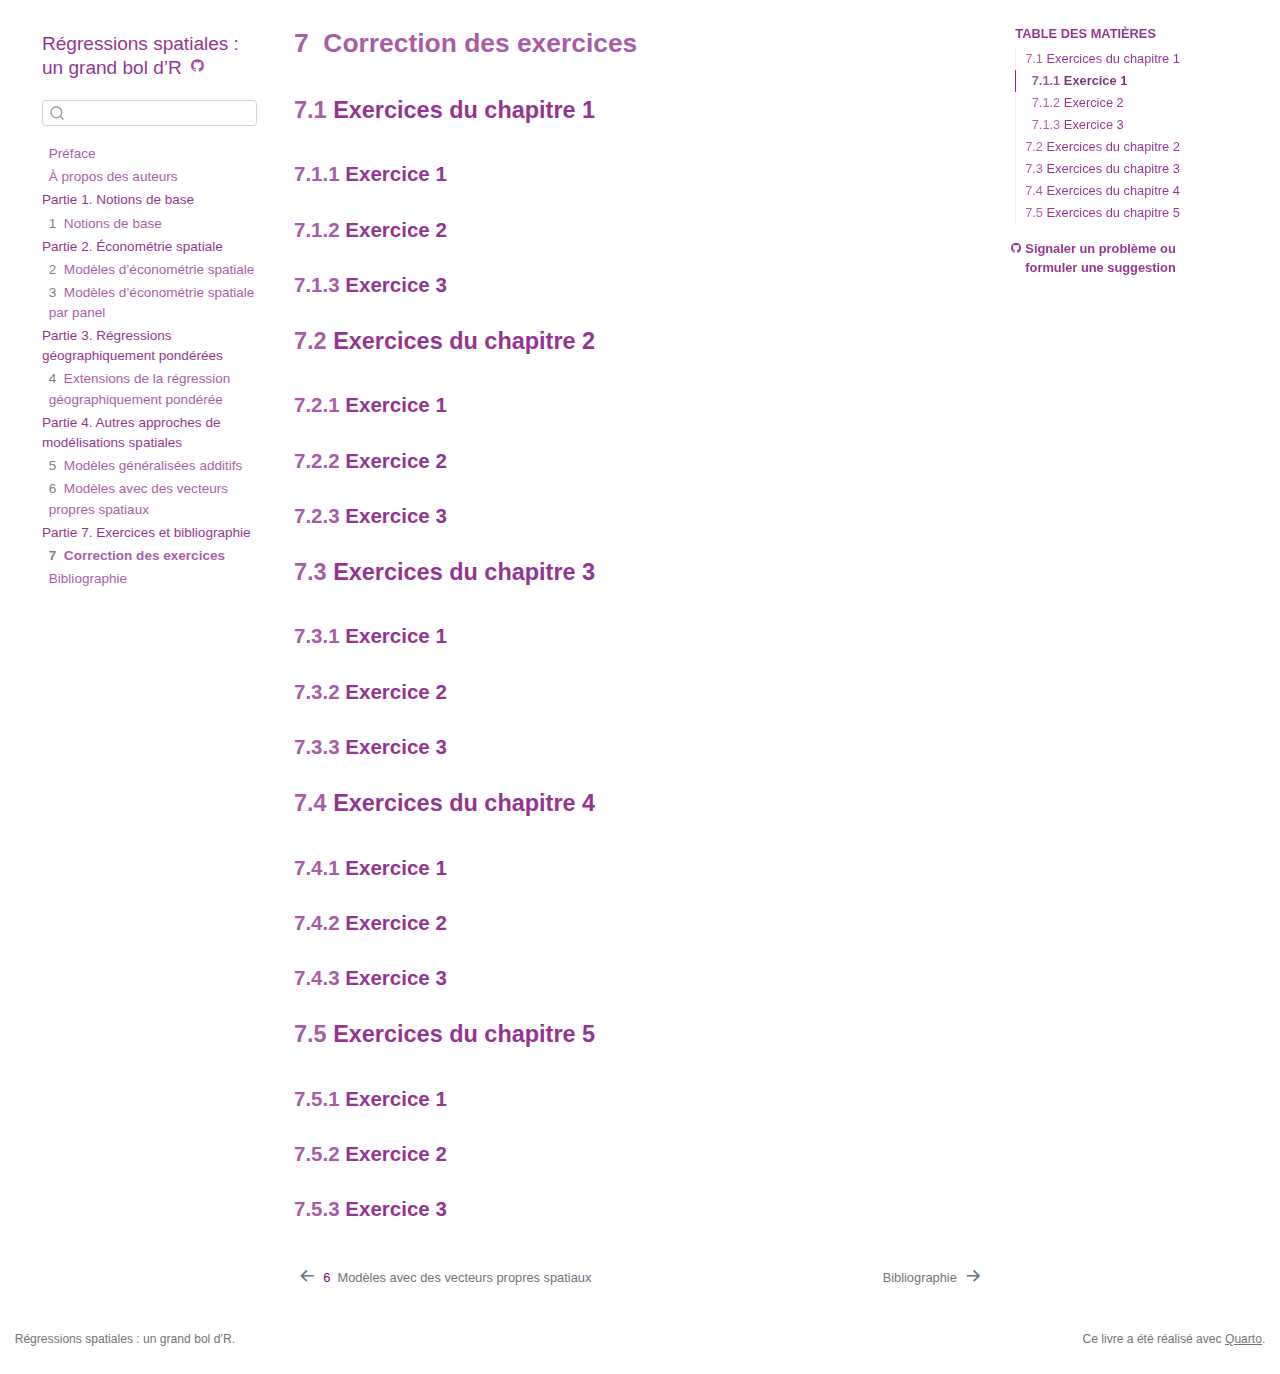
<file: docs/08-Exercices.html>
<!DOCTYPE html>
<html xmlns="http://www.w3.org/1999/xhtml" lang="fr" xml:lang="fr"><head>

<meta charset="utf-8">
<meta name="generator" content="quarto-1.3.353">

<meta name="viewport" content="width=device-width, initial-scale=1.0, user-scalable=yes">


<title>Régressions spatiales : un grand bol d’R - 7&nbsp; Correction des exercices</title>
<style>
code{white-space: pre-wrap;}
span.smallcaps{font-variant: small-caps;}
div.columns{display: flex; gap: min(4vw, 1.5em);}
div.column{flex: auto; overflow-x: auto;}
div.hanging-indent{margin-left: 1.5em; text-indent: -1.5em;}
ul.task-list{list-style: none;}
ul.task-list li input[type="checkbox"] {
  width: 0.8em;
  margin: 0 0.8em 0.2em -1em; /* quarto-specific, see https://github.com/quarto-dev/quarto-cli/issues/4556 */ 
  vertical-align: middle;
}
</style>


<script src="site_libs/quarto-nav/quarto-nav.js"></script>
<script src="site_libs/quarto-nav/headroom.min.js"></script>
<script src="site_libs/clipboard/clipboard.min.js"></script>
<script src="site_libs/quarto-search/autocomplete.umd.js"></script>
<script src="site_libs/quarto-search/fuse.min.js"></script>
<script src="site_libs/quarto-search/quarto-search.js"></script>
<meta name="quarto:offset" content="./">
<link href="./references.html" rel="next">
<link href="./07-SEM.html" rel="prev">
<link href="./images/introduction/CouvertureP1.png" rel="icon" type="image/png">
<script src="site_libs/quarto-html/quarto.js"></script>
<script src="site_libs/quarto-html/popper.min.js"></script>
<script src="site_libs/quarto-html/tippy.umd.min.js"></script>
<script src="site_libs/quarto-html/anchor.min.js"></script>
<link href="site_libs/quarto-html/tippy.css" rel="stylesheet">
<link href="site_libs/quarto-html/quarto-syntax-highlighting.css" rel="stylesheet" id="quarto-text-highlighting-styles">
<script src="site_libs/bootstrap/bootstrap.min.js"></script>
<link href="site_libs/bootstrap/bootstrap-icons.css" rel="stylesheet">
<link href="site_libs/bootstrap/bootstrap.min.css" rel="stylesheet" id="quarto-bootstrap" data-mode="light">
<script id="quarto-search-options" type="application/json">{
  "location": "sidebar",
  "copy-button": false,
  "collapse-after": 3,
  "panel-placement": "start",
  "type": "textbox",
  "limit": 20,
  "language": {
    "search-no-results-text": "Pas de résultats",
    "search-matching-documents-text": "documents trouvés",
    "search-copy-link-title": "Copier le lien vers la recherche",
    "search-hide-matches-text": "Cacher les correspondances additionnelles",
    "search-more-match-text": "correspondance de plus dans ce document",
    "search-more-matches-text": "correspondances de plus dans ce document",
    "search-clear-button-title": "Effacer",
    "search-detached-cancel-button-title": "Annuler",
    "search-submit-button-title": "Envoyer"
  }
}</script>


<link rel="stylesheet" href="css/quizlib.min.css">
</head>

<body class="nav-sidebar floating">

<div id="quarto-search-results"></div>
  <header id="quarto-header" class="headroom fixed-top">
  <nav class="quarto-secondary-nav">
    <div class="container-fluid d-flex">
      <button type="button" class="quarto-btn-toggle btn" data-bs-toggle="collapse" data-bs-target="#quarto-sidebar,#quarto-sidebar-glass" aria-controls="quarto-sidebar" aria-expanded="false" aria-label="Basculer la barre latérale" onclick="if (window.quartoToggleHeadroom) { window.quartoToggleHeadroom(); }">
        <i class="bi bi-layout-text-sidebar-reverse"></i>
      </button>
      <nav class="quarto-page-breadcrumbs" aria-label="breadcrumb"><ol class="breadcrumb"><li class="breadcrumb-item"><a href="./08-Exercices.html"><span class="chapter-number">7</span>&nbsp; <span class="chapter-title">Correction des exercices</span></a></li></ol></nav>
      <a class="flex-grow-1" role="button" data-bs-toggle="collapse" data-bs-target="#quarto-sidebar,#quarto-sidebar-glass" aria-controls="quarto-sidebar" aria-expanded="false" aria-label="Basculer la barre latérale" onclick="if (window.quartoToggleHeadroom) { window.quartoToggleHeadroom(); }">      
      </a>
      <button type="button" class="btn quarto-search-button" aria-label="Recherche" onclick="window.quartoOpenSearch();">
        <i class="bi bi-search"></i>
      </button>
    </div>
  </nav>
</header>
<!-- content -->
<div id="quarto-content" class="quarto-container page-columns page-rows-contents page-layout-article">
<!-- sidebar -->
  <nav id="quarto-sidebar" class="sidebar collapse collapse-horizontal sidebar-navigation floating overflow-auto">
    <div class="pt-lg-2 mt-2 text-left sidebar-header">
    <div class="sidebar-title mb-0 py-0">
      <a href="./">Régressions spatiales : un grand bol d’R</a> 
        <div class="sidebar-tools-main">
    <a href="https://github.com/SerieBoldR/RegressionsSpatiales" title="Source Code" class="quarto-navigation-tool px-1" aria-label="Source Code"><i class="bi bi-github"></i></a>
</div>
    </div>
      </div>
        <div class="mt-2 flex-shrink-0 align-items-center">
        <div class="sidebar-search">
        <div id="quarto-search" class="" title="Recherche"></div>
        </div>
        </div>
    <div class="sidebar-menu-container"> 
    <ul class="list-unstyled mt-1">
        <li class="sidebar-item">
  <div class="sidebar-item-container"> 
  <a href="./index.html" class="sidebar-item-text sidebar-link">
 <span class="menu-text">Préface</span></a>
  </div>
</li>
        <li class="sidebar-item">
  <div class="sidebar-item-container"> 
  <a href="./00-auteurs.html" class="sidebar-item-text sidebar-link">
 <span class="menu-text">À propos des auteurs</span></a>
  </div>
</li>
        <li class="sidebar-item sidebar-item-section">
      <span class="sidebar-item-text sidebar-link text-start">
 <span class="menu-text">Partie 1. Notions de base</span></span>
  </li>
        <li class="sidebar-item">
  <div class="sidebar-item-container"> 
  <a href="./01-NotionsDeBase.html" class="sidebar-item-text sidebar-link">
 <span class="menu-text"><span class="chapter-number">1</span>&nbsp; <span class="chapter-title">Notions de base</span></span></a>
  </div>
</li>
        <li class="sidebar-item sidebar-item-section">
      <span class="sidebar-item-text sidebar-link text-start">
 <span class="menu-text">Partie 2. Économétrie spatiale</span></span>
  </li>
        <li class="sidebar-item">
  <div class="sidebar-item-container"> 
  <a href="./02-ModelesEconometrieSpatiale.html" class="sidebar-item-text sidebar-link">
 <span class="menu-text"><span class="chapter-number">2</span>&nbsp; <span class="chapter-title">Modèles d’économétrie spatiale</span></span></a>
  </div>
</li>
        <li class="sidebar-item">
  <div class="sidebar-item-container"> 
  <a href="./03-ModelesSpatiauxPanel.html" class="sidebar-item-text sidebar-link">
 <span class="menu-text"><span class="chapter-number">3</span>&nbsp; <span class="chapter-title">Modèles d’économétrie spatiale par panel</span></span></a>
  </div>
</li>
        <li class="sidebar-item sidebar-item-section">
      <span class="sidebar-item-text sidebar-link text-start">
 <span class="menu-text">Partie 3. Régressions géographiquement pondérées</span></span>
  </li>
        <li class="sidebar-item">
  <div class="sidebar-item-container"> 
  <a href="./05-GWRExtensions.html" class="sidebar-item-text sidebar-link">
 <span class="menu-text"><span class="chapter-number">4</span>&nbsp; <span class="chapter-title">Extensions de la régression géographiquement pondérée</span></span></a>
  </div>
</li>
        <li class="sidebar-item sidebar-item-section">
      <span class="sidebar-item-text sidebar-link text-start">
 <span class="menu-text">Partie 4. Autres approches de modélisations spatiales</span></span>
  </li>
        <li class="sidebar-item">
  <div class="sidebar-item-container"> 
  <a href="./06-GAM.html" class="sidebar-item-text sidebar-link">
 <span class="menu-text"><span class="chapter-number">5</span>&nbsp; <span class="chapter-title">Modèles généralisées additifs</span></span></a>
  </div>
</li>
        <li class="sidebar-item">
  <div class="sidebar-item-container"> 
  <a href="./07-SEM.html" class="sidebar-item-text sidebar-link">
 <span class="menu-text"><span class="chapter-number">6</span>&nbsp; <span class="chapter-title">Modèles avec des vecteurs propres spatiaux</span></span></a>
  </div>
</li>
        <li class="sidebar-item sidebar-item-section">
      <span class="sidebar-item-text sidebar-link text-start">
 <span class="menu-text">Partie 7. Exercices et bibliographie</span></span>
  </li>
        <li class="sidebar-item">
  <div class="sidebar-item-container"> 
  <a href="./08-Exercices.html" class="sidebar-item-text sidebar-link active">
 <span class="menu-text"><span class="chapter-number">7</span>&nbsp; <span class="chapter-title">Correction des exercices</span></span></a>
  </div>
</li>
        <li class="sidebar-item">
  <div class="sidebar-item-container"> 
  <a href="./references.html" class="sidebar-item-text sidebar-link">
 <span class="menu-text">Bibliographie</span></a>
  </div>
</li>
    </ul>
    </div>
</nav>
<div id="quarto-sidebar-glass" data-bs-toggle="collapse" data-bs-target="#quarto-sidebar,#quarto-sidebar-glass"></div>
<!-- margin-sidebar -->
    <div id="quarto-margin-sidebar" class="sidebar margin-sidebar">
        <nav id="TOC" role="doc-toc" class="toc-active">
    <h2 id="toc-title">Table des matières</h2>
   
  <ul>
  <li><a href="#sec-0601" id="toc-sec-0601" class="nav-link active" data-scroll-target="#sec-0601"><span class="header-section-number">7.1</span> Exercices du chapitre&nbsp;1</a>
  <ul class="collapse">
  <li><a href="#sec-06011" id="toc-sec-06011" class="nav-link" data-scroll-target="#sec-06011"><span class="header-section-number">7.1.1</span> Exercice&nbsp;1</a></li>
  <li><a href="#sec-06012" id="toc-sec-06012" class="nav-link" data-scroll-target="#sec-06012"><span class="header-section-number">7.1.2</span> Exercice&nbsp;2</a></li>
  <li><a href="#sec-06013" id="toc-sec-06013" class="nav-link" data-scroll-target="#sec-06013"><span class="header-section-number">7.1.3</span> Exercice&nbsp;3</a></li>
  </ul></li>
  <li><a href="#sec-0602" id="toc-sec-0602" class="nav-link" data-scroll-target="#sec-0602"><span class="header-section-number">7.2</span> Exercices du chapitre&nbsp;2</a>
  <ul class="collapse">
  <li><a href="#sec-06021" id="toc-sec-06021" class="nav-link" data-scroll-target="#sec-06021"><span class="header-section-number">7.2.1</span> Exercice&nbsp;1</a></li>
  <li><a href="#sec-06022" id="toc-sec-06022" class="nav-link" data-scroll-target="#sec-06022"><span class="header-section-number">7.2.2</span> Exercice&nbsp;2</a></li>
  <li><a href="#sec-06023" id="toc-sec-06023" class="nav-link" data-scroll-target="#sec-06023"><span class="header-section-number">7.2.3</span> Exercice&nbsp;3</a></li>
  </ul></li>
  <li><a href="#sec-0603" id="toc-sec-0603" class="nav-link" data-scroll-target="#sec-0603"><span class="header-section-number">7.3</span> Exercices du chapitre&nbsp;3</a>
  <ul class="collapse">
  <li><a href="#sec-06031" id="toc-sec-06031" class="nav-link" data-scroll-target="#sec-06031"><span class="header-section-number">7.3.1</span> Exercice&nbsp;1</a></li>
  <li><a href="#sec-06032" id="toc-sec-06032" class="nav-link" data-scroll-target="#sec-06032"><span class="header-section-number">7.3.2</span> Exercice&nbsp;2</a></li>
  <li><a href="#sec-06033" id="toc-sec-06033" class="nav-link" data-scroll-target="#sec-06033"><span class="header-section-number">7.3.3</span> Exercice&nbsp;3</a></li>
  </ul></li>
  <li><a href="#sec-0604" id="toc-sec-0604" class="nav-link" data-scroll-target="#sec-0604"><span class="header-section-number">7.4</span> Exercices du chapitre&nbsp;4</a>
  <ul class="collapse">
  <li><a href="#sec-06041" id="toc-sec-06041" class="nav-link" data-scroll-target="#sec-06041"><span class="header-section-number">7.4.1</span> Exercice&nbsp;1</a></li>
  <li><a href="#sec-06042" id="toc-sec-06042" class="nav-link" data-scroll-target="#sec-06042"><span class="header-section-number">7.4.2</span> Exercice&nbsp;2</a></li>
  <li><a href="#sec-06043" id="toc-sec-06043" class="nav-link" data-scroll-target="#sec-06043"><span class="header-section-number">7.4.3</span> Exercice&nbsp;3</a></li>
  </ul></li>
  <li><a href="#sec-0605" id="toc-sec-0605" class="nav-link" data-scroll-target="#sec-0605"><span class="header-section-number">7.5</span> Exercices du chapitre&nbsp;5</a>
  <ul class="collapse">
  <li><a href="#sec-06051" id="toc-sec-06051" class="nav-link" data-scroll-target="#sec-06051"><span class="header-section-number">7.5.1</span> Exercice&nbsp;1</a></li>
  <li><a href="#sec-06052" id="toc-sec-06052" class="nav-link" data-scroll-target="#sec-06052"><span class="header-section-number">7.5.2</span> Exercice&nbsp;2</a></li>
  <li><a href="#sec-06053" id="toc-sec-06053" class="nav-link" data-scroll-target="#sec-06053"><span class="header-section-number">7.5.3</span> Exercice&nbsp;3</a></li>
  </ul></li>
  </ul>
<div class="toc-actions"><div><i class="bi bi-github"></i></div><div class="action-links"><p><a href="https://github.com/SerieBoldR/RegressionsSpatiales/issues/new" class="toc-action">Signaler un problème ou<br>formuler une suggestion</a></p></div></div></nav>
    </div>
<!-- main -->
<main class="content" id="quarto-document-content">

<header id="title-block-header" class="quarto-title-block default">
<div class="quarto-title">
<h1 class="title"><span id="sec-chap12" class="quarto-section-identifier"><span class="chapter-number">7</span>&nbsp; <span class="chapter-title">Correction des exercices</span></span></h1>
</div>



<div class="quarto-title-meta">

    
  
    
  </div>
  

</header>

<section id="sec-0601" class="level2" data-number="7.1">
<h2 data-number="7.1" class="anchored" data-anchor-id="sec-0601"><span class="header-section-number">7.1</span> Exercices du chapitre&nbsp;1</h2>
<section id="sec-06011" class="level3" data-number="7.1.1">
<h3 data-number="7.1.1" class="anchored" data-anchor-id="sec-06011"><span class="header-section-number">7.1.1</span> Exercice&nbsp;1</h3>
</section>
<section id="sec-06012" class="level3" data-number="7.1.2">
<h3 data-number="7.1.2" class="anchored" data-anchor-id="sec-06012"><span class="header-section-number">7.1.2</span> Exercice&nbsp;2</h3>
</section>
<section id="sec-06013" class="level3" data-number="7.1.3">
<h3 data-number="7.1.3" class="anchored" data-anchor-id="sec-06013"><span class="header-section-number">7.1.3</span> Exercice&nbsp;3</h3>
</section>
</section>
<section id="sec-0602" class="level2" data-number="7.2">
<h2 data-number="7.2" class="anchored" data-anchor-id="sec-0602"><span class="header-section-number">7.2</span> Exercices du chapitre&nbsp;2</h2>
<section id="sec-06021" class="level3" data-number="7.2.1">
<h3 data-number="7.2.1" class="anchored" data-anchor-id="sec-06021"><span class="header-section-number">7.2.1</span> Exercice&nbsp;1</h3>
</section>
<section id="sec-06022" class="level3" data-number="7.2.2">
<h3 data-number="7.2.2" class="anchored" data-anchor-id="sec-06022"><span class="header-section-number">7.2.2</span> Exercice&nbsp;2</h3>
</section>
<section id="sec-06023" class="level3" data-number="7.2.3">
<h3 data-number="7.2.3" class="anchored" data-anchor-id="sec-06023"><span class="header-section-number">7.2.3</span> Exercice&nbsp;3</h3>
</section>
</section>
<section id="sec-0603" class="level2" data-number="7.3">
<h2 data-number="7.3" class="anchored" data-anchor-id="sec-0603"><span class="header-section-number">7.3</span> Exercices du chapitre&nbsp;3</h2>
<section id="sec-06031" class="level3" data-number="7.3.1">
<h3 data-number="7.3.1" class="anchored" data-anchor-id="sec-06031"><span class="header-section-number">7.3.1</span> Exercice&nbsp;1</h3>
</section>
<section id="sec-06032" class="level3" data-number="7.3.2">
<h3 data-number="7.3.2" class="anchored" data-anchor-id="sec-06032"><span class="header-section-number">7.3.2</span> Exercice&nbsp;2</h3>
</section>
<section id="sec-06033" class="level3" data-number="7.3.3">
<h3 data-number="7.3.3" class="anchored" data-anchor-id="sec-06033"><span class="header-section-number">7.3.3</span> Exercice&nbsp;3</h3>
</section>
</section>
<section id="sec-0604" class="level2" data-number="7.4">
<h2 data-number="7.4" class="anchored" data-anchor-id="sec-0604"><span class="header-section-number">7.4</span> Exercices du chapitre&nbsp;4</h2>
<section id="sec-06041" class="level3" data-number="7.4.1">
<h3 data-number="7.4.1" class="anchored" data-anchor-id="sec-06041"><span class="header-section-number">7.4.1</span> Exercice&nbsp;1</h3>
</section>
<section id="sec-06042" class="level3" data-number="7.4.2">
<h3 data-number="7.4.2" class="anchored" data-anchor-id="sec-06042"><span class="header-section-number">7.4.2</span> Exercice&nbsp;2</h3>
</section>
<section id="sec-06043" class="level3" data-number="7.4.3">
<h3 data-number="7.4.3" class="anchored" data-anchor-id="sec-06043"><span class="header-section-number">7.4.3</span> Exercice&nbsp;3</h3>
</section>
</section>
<section id="sec-0605" class="level2" data-number="7.5">
<h2 data-number="7.5" class="anchored" data-anchor-id="sec-0605"><span class="header-section-number">7.5</span> Exercices du chapitre&nbsp;5</h2>
<section id="sec-06051" class="level3" data-number="7.5.1">
<h3 data-number="7.5.1" class="anchored" data-anchor-id="sec-06051"><span class="header-section-number">7.5.1</span> Exercice&nbsp;1</h3>
</section>
<section id="sec-06052" class="level3" data-number="7.5.2">
<h3 data-number="7.5.2" class="anchored" data-anchor-id="sec-06052"><span class="header-section-number">7.5.2</span> Exercice&nbsp;2</h3>
</section>
<section id="sec-06053" class="level3" data-number="7.5.3">
<h3 data-number="7.5.3" class="anchored" data-anchor-id="sec-06053"><span class="header-section-number">7.5.3</span> Exercice&nbsp;3</h3>


</section>
</section>

</main> <!-- /main -->
<script id="quarto-html-after-body" type="application/javascript">
window.document.addEventListener("DOMContentLoaded", function (event) {
  const toggleBodyColorMode = (bsSheetEl) => {
    const mode = bsSheetEl.getAttribute("data-mode");
    const bodyEl = window.document.querySelector("body");
    if (mode === "dark") {
      bodyEl.classList.add("quarto-dark");
      bodyEl.classList.remove("quarto-light");
    } else {
      bodyEl.classList.add("quarto-light");
      bodyEl.classList.remove("quarto-dark");
    }
  }
  const toggleBodyColorPrimary = () => {
    const bsSheetEl = window.document.querySelector("link#quarto-bootstrap");
    if (bsSheetEl) {
      toggleBodyColorMode(bsSheetEl);
    }
  }
  toggleBodyColorPrimary();  
  const icon = "";
  const anchorJS = new window.AnchorJS();
  anchorJS.options = {
    placement: 'right',
    icon: icon
  };
  anchorJS.add('.anchored');
  const isCodeAnnotation = (el) => {
    for (const clz of el.classList) {
      if (clz.startsWith('code-annotation-')) {                     
        return true;
      }
    }
    return false;
  }
  const clipboard = new window.ClipboardJS('.code-copy-button', {
    text: function(trigger) {
      const codeEl = trigger.previousElementSibling.cloneNode(true);
      for (const childEl of codeEl.children) {
        if (isCodeAnnotation(childEl)) {
          childEl.remove();
        }
      }
      return codeEl.innerText;
    }
  });
  clipboard.on('success', function(e) {
    // button target
    const button = e.trigger;
    // don't keep focus
    button.blur();
    // flash "checked"
    button.classList.add('code-copy-button-checked');
    var currentTitle = button.getAttribute("title");
    button.setAttribute("title", "Copié");
    let tooltip;
    if (window.bootstrap) {
      button.setAttribute("data-bs-toggle", "tooltip");
      button.setAttribute("data-bs-placement", "left");
      button.setAttribute("data-bs-title", "Copié");
      tooltip = new bootstrap.Tooltip(button, 
        { trigger: "manual", 
          customClass: "code-copy-button-tooltip",
          offset: [0, -8]});
      tooltip.show();    
    }
    setTimeout(function() {
      if (tooltip) {
        tooltip.hide();
        button.removeAttribute("data-bs-title");
        button.removeAttribute("data-bs-toggle");
        button.removeAttribute("data-bs-placement");
      }
      button.setAttribute("title", currentTitle);
      button.classList.remove('code-copy-button-checked');
    }, 1000);
    // clear code selection
    e.clearSelection();
  });
  function tippyHover(el, contentFn) {
    const config = {
      allowHTML: true,
      content: contentFn,
      maxWidth: 500,
      delay: 100,
      arrow: false,
      appendTo: function(el) {
          return el.parentElement;
      },
      interactive: true,
      interactiveBorder: 10,
      theme: 'quarto',
      placement: 'bottom-start'
    };
    window.tippy(el, config); 
  }
  const noterefs = window.document.querySelectorAll('a[role="doc-noteref"]');
  for (var i=0; i<noterefs.length; i++) {
    const ref = noterefs[i];
    tippyHover(ref, function() {
      // use id or data attribute instead here
      let href = ref.getAttribute('data-footnote-href') || ref.getAttribute('href');
      try { href = new URL(href).hash; } catch {}
      const id = href.replace(/^#\/?/, "");
      const note = window.document.getElementById(id);
      return note.innerHTML;
    });
  }
      let selectedAnnoteEl;
      const selectorForAnnotation = ( cell, annotation) => {
        let cellAttr = 'data-code-cell="' + cell + '"';
        let lineAttr = 'data-code-annotation="' +  annotation + '"';
        const selector = 'span[' + cellAttr + '][' + lineAttr + ']';
        return selector;
      }
      const selectCodeLines = (annoteEl) => {
        const doc = window.document;
        const targetCell = annoteEl.getAttribute("data-target-cell");
        const targetAnnotation = annoteEl.getAttribute("data-target-annotation");
        const annoteSpan = window.document.querySelector(selectorForAnnotation(targetCell, targetAnnotation));
        const lines = annoteSpan.getAttribute("data-code-lines").split(",");
        const lineIds = lines.map((line) => {
          return targetCell + "-" + line;
        })
        let top = null;
        let height = null;
        let parent = null;
        if (lineIds.length > 0) {
            //compute the position of the single el (top and bottom and make a div)
            const el = window.document.getElementById(lineIds[0]);
            top = el.offsetTop;
            height = el.offsetHeight;
            parent = el.parentElement.parentElement;
          if (lineIds.length > 1) {
            const lastEl = window.document.getElementById(lineIds[lineIds.length - 1]);
            const bottom = lastEl.offsetTop + lastEl.offsetHeight;
            height = bottom - top;
          }
          if (top !== null && height !== null && parent !== null) {
            // cook up a div (if necessary) and position it 
            let div = window.document.getElementById("code-annotation-line-highlight");
            if (div === null) {
              div = window.document.createElement("div");
              div.setAttribute("id", "code-annotation-line-highlight");
              div.style.position = 'absolute';
              parent.appendChild(div);
            }
            div.style.top = top - 2 + "px";
            div.style.height = height + 4 + "px";
            let gutterDiv = window.document.getElementById("code-annotation-line-highlight-gutter");
            if (gutterDiv === null) {
              gutterDiv = window.document.createElement("div");
              gutterDiv.setAttribute("id", "code-annotation-line-highlight-gutter");
              gutterDiv.style.position = 'absolute';
              const codeCell = window.document.getElementById(targetCell);
              const gutter = codeCell.querySelector('.code-annotation-gutter');
              gutter.appendChild(gutterDiv);
            }
            gutterDiv.style.top = top - 2 + "px";
            gutterDiv.style.height = height + 4 + "px";
          }
          selectedAnnoteEl = annoteEl;
        }
      };
      const unselectCodeLines = () => {
        const elementsIds = ["code-annotation-line-highlight", "code-annotation-line-highlight-gutter"];
        elementsIds.forEach((elId) => {
          const div = window.document.getElementById(elId);
          if (div) {
            div.remove();
          }
        });
        selectedAnnoteEl = undefined;
      };
      // Attach click handler to the DT
      const annoteDls = window.document.querySelectorAll('dt[data-target-cell]');
      for (const annoteDlNode of annoteDls) {
        annoteDlNode.addEventListener('click', (event) => {
          const clickedEl = event.target;
          if (clickedEl !== selectedAnnoteEl) {
            unselectCodeLines();
            const activeEl = window.document.querySelector('dt[data-target-cell].code-annotation-active');
            if (activeEl) {
              activeEl.classList.remove('code-annotation-active');
            }
            selectCodeLines(clickedEl);
            clickedEl.classList.add('code-annotation-active');
          } else {
            // Unselect the line
            unselectCodeLines();
            clickedEl.classList.remove('code-annotation-active');
          }
        });
      }
  const findCites = (el) => {
    const parentEl = el.parentElement;
    if (parentEl) {
      const cites = parentEl.dataset.cites;
      if (cites) {
        return {
          el,
          cites: cites.split(' ')
        };
      } else {
        return findCites(el.parentElement)
      }
    } else {
      return undefined;
    }
  };
  var bibliorefs = window.document.querySelectorAll('a[role="doc-biblioref"]');
  for (var i=0; i<bibliorefs.length; i++) {
    const ref = bibliorefs[i];
    const citeInfo = findCites(ref);
    if (citeInfo) {
      tippyHover(citeInfo.el, function() {
        var popup = window.document.createElement('div');
        citeInfo.cites.forEach(function(cite) {
          var citeDiv = window.document.createElement('div');
          citeDiv.classList.add('hanging-indent');
          citeDiv.classList.add('csl-entry');
          var biblioDiv = window.document.getElementById('ref-' + cite);
          if (biblioDiv) {
            citeDiv.innerHTML = biblioDiv.innerHTML;
          }
          popup.appendChild(citeDiv);
        });
        return popup.innerHTML;
      });
    }
  }
});
</script>
<nav class="page-navigation">
  <div class="nav-page nav-page-previous">
      <a href="./07-SEM.html" class="pagination-link">
        <i class="bi bi-arrow-left-short"></i> <span class="nav-page-text"><span class="chapter-number">6</span>&nbsp; <span class="chapter-title">Modèles avec des vecteurs propres spatiaux</span></span>
      </a>          
  </div>
  <div class="nav-page nav-page-next">
      <a href="./references.html" class="pagination-link">
        <span class="nav-page-text">Bibliographie</span> <i class="bi bi-arrow-right-short"></i>
      </a>
  </div>
</nav>
</div> <!-- /content -->
<footer class="footer">
  <div class="nav-footer">
    <div class="nav-footer-left">Régressions spatiales : un grand bol d’R.</div>   
    <div class="nav-footer-center">
      &nbsp;
    </div>
    <div class="nav-footer-right">Ce livre a été réalisé avec <a href="https://quarto.org/">Quarto</a>.</div>
  </div>
</footer>



</body></html>
</file>
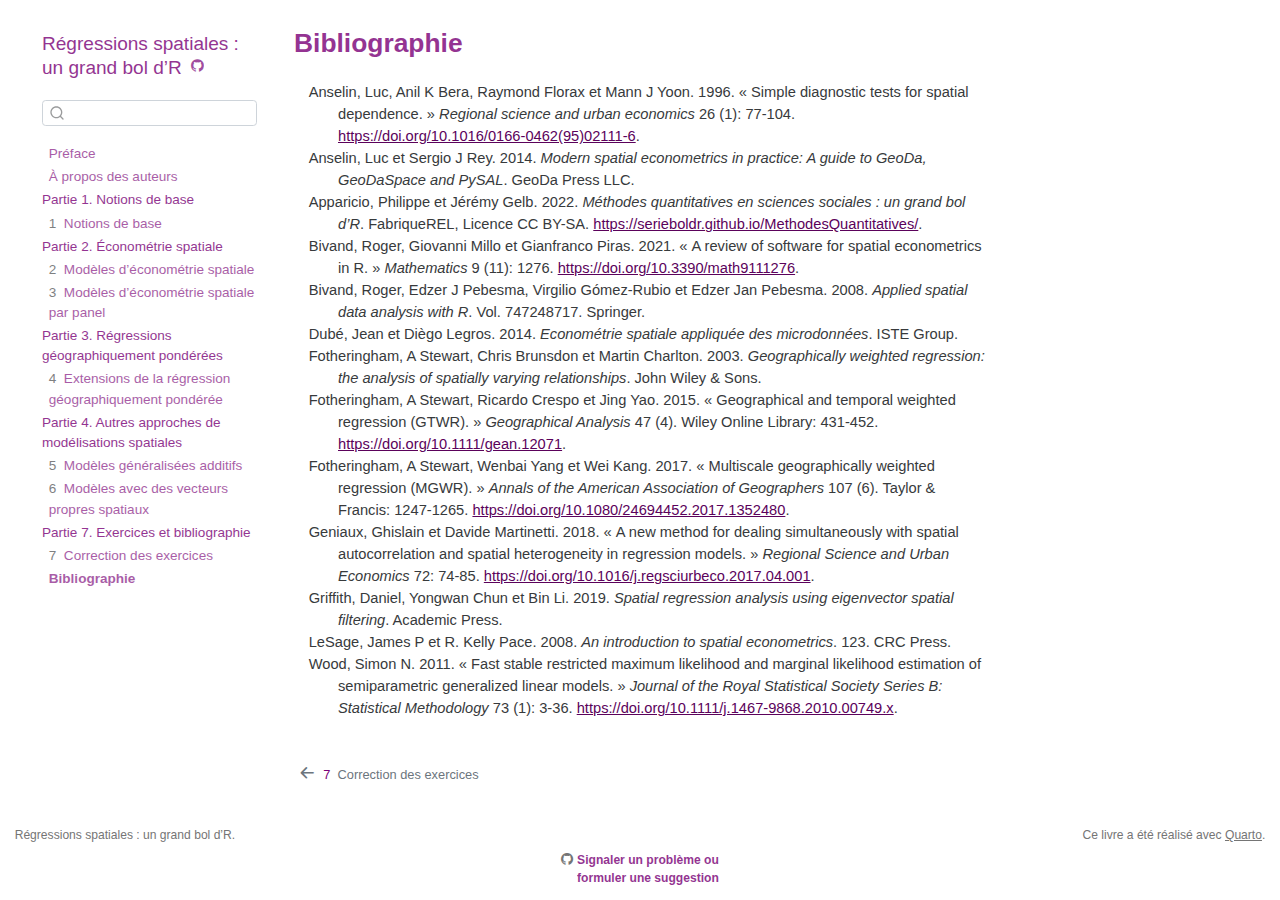
<file: docs/references.html>
<!DOCTYPE html>
<html xmlns="http://www.w3.org/1999/xhtml" lang="fr" xml:lang="fr"><head>

<meta charset="utf-8">
<meta name="generator" content="quarto-1.3.353">

<meta name="viewport" content="width=device-width, initial-scale=1.0, user-scalable=yes">


<title>Régressions spatiales : un grand bol d’R - Bibliographie</title>
<style>
code{white-space: pre-wrap;}
span.smallcaps{font-variant: small-caps;}
div.columns{display: flex; gap: min(4vw, 1.5em);}
div.column{flex: auto; overflow-x: auto;}
div.hanging-indent{margin-left: 1.5em; text-indent: -1.5em;}
ul.task-list{list-style: none;}
ul.task-list li input[type="checkbox"] {
  width: 0.8em;
  margin: 0 0.8em 0.2em -1em; /* quarto-specific, see https://github.com/quarto-dev/quarto-cli/issues/4556 */ 
  vertical-align: middle;
}
/* CSS for citations */
div.csl-bib-body { }
div.csl-entry {
  clear: both;
}
.hanging-indent div.csl-entry {
  margin-left:2em;
  text-indent:-2em;
}
div.csl-left-margin {
  min-width:2em;
  float:left;
}
div.csl-right-inline {
  margin-left:2em;
  padding-left:1em;
}
div.csl-indent {
  margin-left: 2em;
}</style>


<script src="site_libs/quarto-nav/quarto-nav.js"></script>
<script src="site_libs/quarto-nav/headroom.min.js"></script>
<script src="site_libs/clipboard/clipboard.min.js"></script>
<script src="site_libs/quarto-search/autocomplete.umd.js"></script>
<script src="site_libs/quarto-search/fuse.min.js"></script>
<script src="site_libs/quarto-search/quarto-search.js"></script>
<meta name="quarto:offset" content="./">
<link href="./08-Exercices.html" rel="prev">
<link href="./images/introduction/CouvertureP1.png" rel="icon" type="image/png">
<script src="site_libs/quarto-html/quarto.js"></script>
<script src="site_libs/quarto-html/popper.min.js"></script>
<script src="site_libs/quarto-html/tippy.umd.min.js"></script>
<script src="site_libs/quarto-html/anchor.min.js"></script>
<link href="site_libs/quarto-html/tippy.css" rel="stylesheet">
<link href="site_libs/quarto-html/quarto-syntax-highlighting.css" rel="stylesheet" id="quarto-text-highlighting-styles">
<script src="site_libs/bootstrap/bootstrap.min.js"></script>
<link href="site_libs/bootstrap/bootstrap-icons.css" rel="stylesheet">
<link href="site_libs/bootstrap/bootstrap.min.css" rel="stylesheet" id="quarto-bootstrap" data-mode="light">
<script id="quarto-search-options" type="application/json">{
  "location": "sidebar",
  "copy-button": false,
  "collapse-after": 3,
  "panel-placement": "start",
  "type": "textbox",
  "limit": 20,
  "language": {
    "search-no-results-text": "Pas de résultats",
    "search-matching-documents-text": "documents trouvés",
    "search-copy-link-title": "Copier le lien vers la recherche",
    "search-hide-matches-text": "Cacher les correspondances additionnelles",
    "search-more-match-text": "correspondance de plus dans ce document",
    "search-more-matches-text": "correspondances de plus dans ce document",
    "search-clear-button-title": "Effacer",
    "search-detached-cancel-button-title": "Annuler",
    "search-submit-button-title": "Envoyer"
  }
}</script>


<link rel="stylesheet" href="css/quizlib.min.css">
</head>

<body class="nav-sidebar floating">

<div id="quarto-search-results"></div>
  <header id="quarto-header" class="headroom fixed-top">
  <nav class="quarto-secondary-nav">
    <div class="container-fluid d-flex">
      <button type="button" class="quarto-btn-toggle btn" data-bs-toggle="collapse" data-bs-target="#quarto-sidebar,#quarto-sidebar-glass" aria-controls="quarto-sidebar" aria-expanded="false" aria-label="Basculer la barre latérale" onclick="if (window.quartoToggleHeadroom) { window.quartoToggleHeadroom(); }">
        <i class="bi bi-layout-text-sidebar-reverse"></i>
      </button>
      <nav class="quarto-page-breadcrumbs" aria-label="breadcrumb"><ol class="breadcrumb"><li class="breadcrumb-item"><a href="./references.html">Bibliographie</a></li></ol></nav>
      <a class="flex-grow-1" role="button" data-bs-toggle="collapse" data-bs-target="#quarto-sidebar,#quarto-sidebar-glass" aria-controls="quarto-sidebar" aria-expanded="false" aria-label="Basculer la barre latérale" onclick="if (window.quartoToggleHeadroom) { window.quartoToggleHeadroom(); }">      
      </a>
      <button type="button" class="btn quarto-search-button" aria-label="Recherche" onclick="window.quartoOpenSearch();">
        <i class="bi bi-search"></i>
      </button>
    </div>
  </nav>
</header>
<!-- content -->
<div id="quarto-content" class="quarto-container page-columns page-rows-contents page-layout-article">
<!-- sidebar -->
  <nav id="quarto-sidebar" class="sidebar collapse collapse-horizontal sidebar-navigation floating overflow-auto">
    <div class="pt-lg-2 mt-2 text-left sidebar-header">
    <div class="sidebar-title mb-0 py-0">
      <a href="./">Régressions spatiales : un grand bol d’R</a> 
        <div class="sidebar-tools-main">
    <a href="https://github.com/SerieBoldR/RegressionsSpatiales" title="Source Code" class="quarto-navigation-tool px-1" aria-label="Source Code"><i class="bi bi-github"></i></a>
</div>
    </div>
      </div>
        <div class="mt-2 flex-shrink-0 align-items-center">
        <div class="sidebar-search">
        <div id="quarto-search" class="" title="Recherche"></div>
        </div>
        </div>
    <div class="sidebar-menu-container"> 
    <ul class="list-unstyled mt-1">
        <li class="sidebar-item">
  <div class="sidebar-item-container"> 
  <a href="./index.html" class="sidebar-item-text sidebar-link">
 <span class="menu-text">Préface</span></a>
  </div>
</li>
        <li class="sidebar-item">
  <div class="sidebar-item-container"> 
  <a href="./00-auteurs.html" class="sidebar-item-text sidebar-link">
 <span class="menu-text">À propos des auteurs</span></a>
  </div>
</li>
        <li class="sidebar-item sidebar-item-section">
      <span class="sidebar-item-text sidebar-link text-start">
 <span class="menu-text">Partie 1. Notions de base</span></span>
  </li>
        <li class="sidebar-item">
  <div class="sidebar-item-container"> 
  <a href="./01-NotionsDeBase.html" class="sidebar-item-text sidebar-link">
 <span class="menu-text"><span class="chapter-number">1</span>&nbsp; <span class="chapter-title">Notions de base</span></span></a>
  </div>
</li>
        <li class="sidebar-item sidebar-item-section">
      <span class="sidebar-item-text sidebar-link text-start">
 <span class="menu-text">Partie 2. Économétrie spatiale</span></span>
  </li>
        <li class="sidebar-item">
  <div class="sidebar-item-container"> 
  <a href="./02-ModelesEconometrieSpatiale.html" class="sidebar-item-text sidebar-link">
 <span class="menu-text"><span class="chapter-number">2</span>&nbsp; <span class="chapter-title">Modèles d’économétrie spatiale</span></span></a>
  </div>
</li>
        <li class="sidebar-item">
  <div class="sidebar-item-container"> 
  <a href="./03-ModelesSpatiauxPanel.html" class="sidebar-item-text sidebar-link">
 <span class="menu-text"><span class="chapter-number">3</span>&nbsp; <span class="chapter-title">Modèles d’économétrie spatiale par panel</span></span></a>
  </div>
</li>
        <li class="sidebar-item sidebar-item-section">
      <span class="sidebar-item-text sidebar-link text-start">
 <span class="menu-text">Partie 3. Régressions géographiquement pondérées</span></span>
  </li>
        <li class="sidebar-item">
  <div class="sidebar-item-container"> 
  <a href="./05-GWRExtensions.html" class="sidebar-item-text sidebar-link">
 <span class="menu-text"><span class="chapter-number">4</span>&nbsp; <span class="chapter-title">Extensions de la régression géographiquement pondérée</span></span></a>
  </div>
</li>
        <li class="sidebar-item sidebar-item-section">
      <span class="sidebar-item-text sidebar-link text-start">
 <span class="menu-text">Partie 4. Autres approches de modélisations spatiales</span></span>
  </li>
        <li class="sidebar-item">
  <div class="sidebar-item-container"> 
  <a href="./06-GAM.html" class="sidebar-item-text sidebar-link">
 <span class="menu-text"><span class="chapter-number">5</span>&nbsp; <span class="chapter-title">Modèles généralisées additifs</span></span></a>
  </div>
</li>
        <li class="sidebar-item">
  <div class="sidebar-item-container"> 
  <a href="./07-SEM.html" class="sidebar-item-text sidebar-link">
 <span class="menu-text"><span class="chapter-number">6</span>&nbsp; <span class="chapter-title">Modèles avec des vecteurs propres spatiaux</span></span></a>
  </div>
</li>
        <li class="sidebar-item sidebar-item-section">
      <span class="sidebar-item-text sidebar-link text-start">
 <span class="menu-text">Partie 7. Exercices et bibliographie</span></span>
  </li>
        <li class="sidebar-item">
  <div class="sidebar-item-container"> 
  <a href="./08-Exercices.html" class="sidebar-item-text sidebar-link">
 <span class="menu-text"><span class="chapter-number">7</span>&nbsp; <span class="chapter-title">Correction des exercices</span></span></a>
  </div>
</li>
        <li class="sidebar-item">
  <div class="sidebar-item-container"> 
  <a href="./references.html" class="sidebar-item-text sidebar-link active">
 <span class="menu-text">Bibliographie</span></a>
  </div>
</li>
    </ul>
    </div>
</nav>
<div id="quarto-sidebar-glass" data-bs-toggle="collapse" data-bs-target="#quarto-sidebar,#quarto-sidebar-glass"></div>
<!-- margin-sidebar -->
    <div id="quarto-margin-sidebar" class="sidebar margin-sidebar">
        
    </div>
<!-- main -->
<main class="content" id="quarto-document-content">

<header id="title-block-header" class="quarto-title-block default">
<div class="quarto-title">
<h1 class="title">Bibliographie</h1>
</div>



<div class="quarto-title-meta">

    
  
    
  </div>
  

</header>

<div id="refs" class="references csl-bib-body hanging-indent" role="list">
<div id="ref-anselin1996simple" class="csl-entry" role="listitem">
Anselin, Luc, Anil K Bera, Raymond Florax et Mann J Yoon. 1996.
<span>«&nbsp;Simple diagnostic tests for spatial dependence.&nbsp;»</span>
<em>Regional science and urban economics</em> 26 (1): 77‑104. <a href="https://doi.org/10.1016/0166-0462(95)02111-6">https://doi.org/10.1016/0166-0462(95)02111-6</a>.
</div>
<div id="ref-anselin2014modern" class="csl-entry" role="listitem">
Anselin, Luc et Sergio J Rey. 2014. <em>Modern spatial econometrics in
practice: A guide to GeoDa, GeoDaSpace and PySAL</em>. GeoDa Press LLC.
</div>
<div id="ref-RBoldAir" class="csl-entry" role="listitem">
Apparicio, Philippe et Jérémy Gelb. 2022. <em>Méthodes quantitatives en
sciences sociales : un grand bol d’R</em>. FabriqueREL, Licence CC
BY-SA. <a href="https://serieboldr.github.io/MethodesQuantitatives/">https://serieboldr.github.io/MethodesQuantitatives/</a>.
</div>
<div id="ref-bivand2021review" class="csl-entry" role="listitem">
Bivand, Roger, Giovanni Millo et Gianfranco Piras. 2021. <span>«&nbsp;A
review of software for spatial econometrics in R.&nbsp;»</span>
<em>Mathematics</em> 9 (11): 1276. <a href="https://doi.org/10.3390/math9111276">https://doi.org/10.3390/math9111276</a>.
</div>
<div id="ref-bivand2008applied" class="csl-entry" role="listitem">
Bivand, Roger, Edzer J Pebesma, Virgilio Gómez-Rubio et Edzer Jan
Pebesma. 2008. <em>Applied spatial data analysis with R</em>. Vol.
747248717. Springer.
</div>
<div id="ref-dube2014econometrie" class="csl-entry" role="listitem">
Dubé, Jean et Diègo Legros. 2014. <em>Econom<span>é</span>trie spatiale
appliqu<span>é</span>e des microdonn<span>é</span>es</em>. ISTE Group.
</div>
<div id="ref-fotheringham2003geographically" class="csl-entry" role="listitem">
Fotheringham, A Stewart, Chris Brunsdon et Martin Charlton. 2003.
<em>Geographically weighted regression: the analysis of spatially
varying relationships</em>. John Wiley &amp; Sons.
</div>
<div id="ref-fotheringham2015geographical" class="csl-entry" role="listitem">
Fotheringham, A Stewart, Ricardo Crespo et Jing Yao. 2015.
<span>«&nbsp;Geographical and temporal weighted regression (GTWR).&nbsp;»</span>
<em>Geographical Analysis</em> 47 (4). Wiley Online Library: 431‑452. <a href="https://doi.org/10.1111/gean.12071">https://doi.org/10.1111/gean.12071</a>.
</div>
<div id="ref-fotheringham2017multiscale" class="csl-entry" role="listitem">
Fotheringham, A Stewart, Wenbai Yang et Wei Kang. 2017.
<span>«&nbsp;Multiscale geographically weighted regression (MGWR).&nbsp;»</span>
<em>Annals of the American Association of Geographers</em> 107 (6).
Taylor &amp; Francis: 1247‑1265. <a href="https://doi.org/10.1080/24694452.2017.1352480">https://doi.org/10.1080/24694452.2017.1352480</a>.
</div>
<div id="ref-geniaux2018new" class="csl-entry" role="listitem">
Geniaux, Ghislain et Davide Martinetti. 2018. <span>«&nbsp;A new method for
dealing simultaneously with spatial autocorrelation and spatial
heterogeneity in regression models.&nbsp;»</span> <em>Regional Science and
Urban Economics</em> 72: 74‑85. <a href="https://doi.org/10.1016/j.regsciurbeco.2017.04.001">https://doi.org/10.1016/j.regsciurbeco.2017.04.001</a>.
</div>
<div id="ref-griffith2019spatial" class="csl-entry" role="listitem">
Griffith, Daniel, Yongwan Chun et Bin Li. 2019. <em>Spatial regression
analysis using eigenvector spatial filtering</em>. Academic Press.
</div>
<div id="ref-lesage2008introduction" class="csl-entry" role="listitem">
LeSage, James P et R. Kelly Pace. 2008. <em>An introduction to spatial
econometrics</em>. 123. CRC Press.
</div>
<div id="ref-wood2011fast" class="csl-entry" role="listitem">
Wood, Simon N. 2011. <span>«&nbsp;Fast stable restricted maximum likelihood
and marginal likelihood estimation of semiparametric generalized linear
models.&nbsp;»</span> <em>Journal of the Royal Statistical Society Series B:
Statistical Methodology</em> 73 (1): 3‑36. <a href="https://doi.org/10.1111/j.1467-9868.2010.00749.x">https://doi.org/10.1111/j.1467-9868.2010.00749.x</a>.
</div>
</div>



</main> <!-- /main -->
<script id="quarto-html-after-body" type="application/javascript">
window.document.addEventListener("DOMContentLoaded", function (event) {
  const toggleBodyColorMode = (bsSheetEl) => {
    const mode = bsSheetEl.getAttribute("data-mode");
    const bodyEl = window.document.querySelector("body");
    if (mode === "dark") {
      bodyEl.classList.add("quarto-dark");
      bodyEl.classList.remove("quarto-light");
    } else {
      bodyEl.classList.add("quarto-light");
      bodyEl.classList.remove("quarto-dark");
    }
  }
  const toggleBodyColorPrimary = () => {
    const bsSheetEl = window.document.querySelector("link#quarto-bootstrap");
    if (bsSheetEl) {
      toggleBodyColorMode(bsSheetEl);
    }
  }
  toggleBodyColorPrimary();  
  const icon = "";
  const anchorJS = new window.AnchorJS();
  anchorJS.options = {
    placement: 'right',
    icon: icon
  };
  anchorJS.add('.anchored');
  const isCodeAnnotation = (el) => {
    for (const clz of el.classList) {
      if (clz.startsWith('code-annotation-')) {                     
        return true;
      }
    }
    return false;
  }
  const clipboard = new window.ClipboardJS('.code-copy-button', {
    text: function(trigger) {
      const codeEl = trigger.previousElementSibling.cloneNode(true);
      for (const childEl of codeEl.children) {
        if (isCodeAnnotation(childEl)) {
          childEl.remove();
        }
      }
      return codeEl.innerText;
    }
  });
  clipboard.on('success', function(e) {
    // button target
    const button = e.trigger;
    // don't keep focus
    button.blur();
    // flash "checked"
    button.classList.add('code-copy-button-checked');
    var currentTitle = button.getAttribute("title");
    button.setAttribute("title", "Copié");
    let tooltip;
    if (window.bootstrap) {
      button.setAttribute("data-bs-toggle", "tooltip");
      button.setAttribute("data-bs-placement", "left");
      button.setAttribute("data-bs-title", "Copié");
      tooltip = new bootstrap.Tooltip(button, 
        { trigger: "manual", 
          customClass: "code-copy-button-tooltip",
          offset: [0, -8]});
      tooltip.show();    
    }
    setTimeout(function() {
      if (tooltip) {
        tooltip.hide();
        button.removeAttribute("data-bs-title");
        button.removeAttribute("data-bs-toggle");
        button.removeAttribute("data-bs-placement");
      }
      button.setAttribute("title", currentTitle);
      button.classList.remove('code-copy-button-checked');
    }, 1000);
    // clear code selection
    e.clearSelection();
  });
  function tippyHover(el, contentFn) {
    const config = {
      allowHTML: true,
      content: contentFn,
      maxWidth: 500,
      delay: 100,
      arrow: false,
      appendTo: function(el) {
          return el.parentElement;
      },
      interactive: true,
      interactiveBorder: 10,
      theme: 'quarto',
      placement: 'bottom-start'
    };
    window.tippy(el, config); 
  }
  const noterefs = window.document.querySelectorAll('a[role="doc-noteref"]');
  for (var i=0; i<noterefs.length; i++) {
    const ref = noterefs[i];
    tippyHover(ref, function() {
      // use id or data attribute instead here
      let href = ref.getAttribute('data-footnote-href') || ref.getAttribute('href');
      try { href = new URL(href).hash; } catch {}
      const id = href.replace(/^#\/?/, "");
      const note = window.document.getElementById(id);
      return note.innerHTML;
    });
  }
      let selectedAnnoteEl;
      const selectorForAnnotation = ( cell, annotation) => {
        let cellAttr = 'data-code-cell="' + cell + '"';
        let lineAttr = 'data-code-annotation="' +  annotation + '"';
        const selector = 'span[' + cellAttr + '][' + lineAttr + ']';
        return selector;
      }
      const selectCodeLines = (annoteEl) => {
        const doc = window.document;
        const targetCell = annoteEl.getAttribute("data-target-cell");
        const targetAnnotation = annoteEl.getAttribute("data-target-annotation");
        const annoteSpan = window.document.querySelector(selectorForAnnotation(targetCell, targetAnnotation));
        const lines = annoteSpan.getAttribute("data-code-lines").split(",");
        const lineIds = lines.map((line) => {
          return targetCell + "-" + line;
        })
        let top = null;
        let height = null;
        let parent = null;
        if (lineIds.length > 0) {
            //compute the position of the single el (top and bottom and make a div)
            const el = window.document.getElementById(lineIds[0]);
            top = el.offsetTop;
            height = el.offsetHeight;
            parent = el.parentElement.parentElement;
          if (lineIds.length > 1) {
            const lastEl = window.document.getElementById(lineIds[lineIds.length - 1]);
            const bottom = lastEl.offsetTop + lastEl.offsetHeight;
            height = bottom - top;
          }
          if (top !== null && height !== null && parent !== null) {
            // cook up a div (if necessary) and position it 
            let div = window.document.getElementById("code-annotation-line-highlight");
            if (div === null) {
              div = window.document.createElement("div");
              div.setAttribute("id", "code-annotation-line-highlight");
              div.style.position = 'absolute';
              parent.appendChild(div);
            }
            div.style.top = top - 2 + "px";
            div.style.height = height + 4 + "px";
            let gutterDiv = window.document.getElementById("code-annotation-line-highlight-gutter");
            if (gutterDiv === null) {
              gutterDiv = window.document.createElement("div");
              gutterDiv.setAttribute("id", "code-annotation-line-highlight-gutter");
              gutterDiv.style.position = 'absolute';
              const codeCell = window.document.getElementById(targetCell);
              const gutter = codeCell.querySelector('.code-annotation-gutter');
              gutter.appendChild(gutterDiv);
            }
            gutterDiv.style.top = top - 2 + "px";
            gutterDiv.style.height = height + 4 + "px";
          }
          selectedAnnoteEl = annoteEl;
        }
      };
      const unselectCodeLines = () => {
        const elementsIds = ["code-annotation-line-highlight", "code-annotation-line-highlight-gutter"];
        elementsIds.forEach((elId) => {
          const div = window.document.getElementById(elId);
          if (div) {
            div.remove();
          }
        });
        selectedAnnoteEl = undefined;
      };
      // Attach click handler to the DT
      const annoteDls = window.document.querySelectorAll('dt[data-target-cell]');
      for (const annoteDlNode of annoteDls) {
        annoteDlNode.addEventListener('click', (event) => {
          const clickedEl = event.target;
          if (clickedEl !== selectedAnnoteEl) {
            unselectCodeLines();
            const activeEl = window.document.querySelector('dt[data-target-cell].code-annotation-active');
            if (activeEl) {
              activeEl.classList.remove('code-annotation-active');
            }
            selectCodeLines(clickedEl);
            clickedEl.classList.add('code-annotation-active');
          } else {
            // Unselect the line
            unselectCodeLines();
            clickedEl.classList.remove('code-annotation-active');
          }
        });
      }
  const findCites = (el) => {
    const parentEl = el.parentElement;
    if (parentEl) {
      const cites = parentEl.dataset.cites;
      if (cites) {
        return {
          el,
          cites: cites.split(' ')
        };
      } else {
        return findCites(el.parentElement)
      }
    } else {
      return undefined;
    }
  };
  var bibliorefs = window.document.querySelectorAll('a[role="doc-biblioref"]');
  for (var i=0; i<bibliorefs.length; i++) {
    const ref = bibliorefs[i];
    const citeInfo = findCites(ref);
    if (citeInfo) {
      tippyHover(citeInfo.el, function() {
        var popup = window.document.createElement('div');
        citeInfo.cites.forEach(function(cite) {
          var citeDiv = window.document.createElement('div');
          citeDiv.classList.add('hanging-indent');
          citeDiv.classList.add('csl-entry');
          var biblioDiv = window.document.getElementById('ref-' + cite);
          if (biblioDiv) {
            citeDiv.innerHTML = biblioDiv.innerHTML;
          }
          popup.appendChild(citeDiv);
        });
        return popup.innerHTML;
      });
    }
  }
});
</script>
<nav class="page-navigation">
  <div class="nav-page nav-page-previous">
      <a href="./08-Exercices.html" class="pagination-link">
        <i class="bi bi-arrow-left-short"></i> <span class="nav-page-text"><span class="chapter-number">7</span>&nbsp; <span class="chapter-title">Correction des exercices</span></span>
      </a>          
  </div>
  <div class="nav-page nav-page-next">
  </div>
</nav>
</div> <!-- /content -->
<footer class="footer">
  <div class="nav-footer">
    <div class="nav-footer-left">Régressions spatiales : un grand bol d’R.</div>   
    <div class="nav-footer-center">
      &nbsp;
    <div class="toc-actions"><div><i class="bi bi-github"></i></div><div class="action-links"><p><a href="https://github.com/SerieBoldR/RegressionsSpatiales/issues/new" class="toc-action">Signaler un problème ou<br>formuler une suggestion</a></p></div></div></div>
    <div class="nav-footer-right">Ce livre a été réalisé avec <a href="https://quarto.org/">Quarto</a>.</div>
  </div>
</footer>



</body></html>
</file>
<file: docs/site_libs/quarto-html/tippy.css>
.tippy-box[data-animation=fade][data-state=hidden]{opacity:0}[data-tippy-root]{max-width:calc(100vw - 10px)}.tippy-box{position:relative;background-color:#333;color:#fff;border-radius:4px;font-size:14px;line-height:1.4;white-space:normal;outline:0;transition-property:transform,visibility,opacity}.tippy-box[data-placement^=top]>.tippy-arrow{bottom:0}.tippy-box[data-placement^=top]>.tippy-arrow:before{bottom:-7px;left:0;border-width:8px 8px 0;border-top-color:initial;transform-origin:center top}.tippy-box[data-placement^=bottom]>.tippy-arrow{top:0}.tippy-box[data-placement^=bottom]>.tippy-arrow:before{top:-7px;left:0;border-width:0 8px 8px;border-bottom-color:initial;transform-origin:center bottom}.tippy-box[data-placement^=left]>.tippy-arrow{right:0}.tippy-box[data-placement^=left]>.tippy-arrow:before{border-width:8px 0 8px 8px;border-left-color:initial;right:-7px;transform-origin:center left}.tippy-box[data-placement^=right]>.tippy-arrow{left:0}.tippy-box[data-placement^=right]>.tippy-arrow:before{left:-7px;border-width:8px 8px 8px 0;border-right-color:initial;transform-origin:center right}.tippy-box[data-inertia][data-state=visible]{transition-timing-function:cubic-bezier(.54,1.5,.38,1.11)}.tippy-arrow{width:16px;height:16px;color:#333}.tippy-arrow:before{content:"";position:absolute;border-color:transparent;border-style:solid}.tippy-content{position:relative;padding:5px 9px;z-index:1}
</file>
<file: docs/site_libs/quarto-html/quarto-syntax-highlighting.css>
/* quarto syntax highlight colors */
:root {
  --quarto-hl-ot-color: #003B4F;
  --quarto-hl-at-color: #657422;
  --quarto-hl-ss-color: #20794D;
  --quarto-hl-an-color: #5E5E5E;
  --quarto-hl-fu-color: #4758AB;
  --quarto-hl-st-color: #20794D;
  --quarto-hl-cf-color: #003B4F;
  --quarto-hl-op-color: #5E5E5E;
  --quarto-hl-er-color: #AD0000;
  --quarto-hl-bn-color: #AD0000;
  --quarto-hl-al-color: #AD0000;
  --quarto-hl-va-color: #111111;
  --quarto-hl-bu-color: inherit;
  --quarto-hl-ex-color: inherit;
  --quarto-hl-pp-color: #AD0000;
  --quarto-hl-in-color: #5E5E5E;
  --quarto-hl-vs-color: #20794D;
  --quarto-hl-wa-color: #5E5E5E;
  --quarto-hl-do-color: #5E5E5E;
  --quarto-hl-im-color: #00769E;
  --quarto-hl-ch-color: #20794D;
  --quarto-hl-dt-color: #AD0000;
  --quarto-hl-fl-color: #AD0000;
  --quarto-hl-co-color: #5E5E5E;
  --quarto-hl-cv-color: #5E5E5E;
  --quarto-hl-cn-color: #8f5902;
  --quarto-hl-sc-color: #5E5E5E;
  --quarto-hl-dv-color: #AD0000;
  --quarto-hl-kw-color: #003B4F;
}

/* other quarto variables */
:root {
  --quarto-font-monospace: SFMono-Regular, Menlo, Monaco, Consolas, "Liberation Mono", "Courier New", monospace;
}

pre > code.sourceCode > span {
  color: #003B4F;
}

code span {
  color: #003B4F;
}

code.sourceCode > span {
  color: #003B4F;
}

div.sourceCode,
div.sourceCode pre.sourceCode {
  color: #003B4F;
}

code span.ot {
  color: #003B4F;
  font-style: inherit;
}

code span.at {
  color: #657422;
  font-style: inherit;
}

code span.ss {
  color: #20794D;
  font-style: inherit;
}

code span.an {
  color: #5E5E5E;
  font-style: inherit;
}

code span.fu {
  color: #4758AB;
  font-style: inherit;
}

code span.st {
  color: #20794D;
  font-style: inherit;
}

code span.cf {
  color: #003B4F;
  font-style: inherit;
}

code span.op {
  color: #5E5E5E;
  font-style: inherit;
}

code span.er {
  color: #AD0000;
  font-style: inherit;
}

code span.bn {
  color: #AD0000;
  font-style: inherit;
}

code span.al {
  color: #AD0000;
  font-style: inherit;
}

code span.va {
  color: #111111;
  font-style: inherit;
}

code span.bu {
  font-style: inherit;
}

code span.ex {
  font-style: inherit;
}

code span.pp {
  color: #AD0000;
  font-style: inherit;
}

code span.in {
  color: #5E5E5E;
  font-style: inherit;
}

code span.vs {
  color: #20794D;
  font-style: inherit;
}

code span.wa {
  color: #5E5E5E;
  font-style: italic;
}

code span.do {
  color: #5E5E5E;
  font-style: italic;
}

code span.im {
  color: #00769E;
  font-style: inherit;
}

code span.ch {
  color: #20794D;
  font-style: inherit;
}

code span.dt {
  color: #AD0000;
  font-style: inherit;
}

code span.fl {
  color: #AD0000;
  font-style: inherit;
}

code span.co {
  color: #5E5E5E;
  font-style: inherit;
}

code span.cv {
  color: #5E5E5E;
  font-style: italic;
}

code span.cn {
  color: #8f5902;
  font-style: inherit;
}

code span.sc {
  color: #5E5E5E;
  font-style: inherit;
}

code span.dv {
  color: #AD0000;
  font-style: inherit;
}

code span.kw {
  color: #003B4F;
  font-style: inherit;
}

.prevent-inlining {
  content: "</";
}

/*# sourceMappingURL=debc5d5d77c3f9108843748ff7464032.css.map */
</file>
<file: docs/css/quizlib.min.css>
.quizlib-question{margin-bottom:1em}.quizlib-question-answers ul{list-style:none}.quizlib-question-warning{color:#f44336;margin-left:1em;margin-bottom:.5em}.quizlib-correct{color:#4caf50}.quizlib-incorrect{color:#f44336}

.quizlib-question-title{
  font-weight: bold;
}

.card {
  margin-top : 2em;
  border: none;
}

/* CSS Button */
#buttonID {
  appearance: none;
  background-color: #FAFBFC;
  border: 1px solid rgba(27, 31, 35, 0.15);
  border-radius: 6px;
  box-shadow: rgba(27, 31, 35, 0.04) 0 1px 0, rgba(255, 255, 255, 0.25) 0 1px 0 inset;
  box-sizing: border-box;
  color: #24292E;
  cursor: pointer;
  display: inline-block;
  font-family: -apple-system, system-ui, "Segoe UI", Helvetica, Arial, sans-serif, "Apple Color Emoji", "Segoe UI Emoji";
  font-size: 14px;
  font-weight: 500;
  line-height: 20px;
  list-style: none;
  padding: 6px 16px;
  position: relative;
  transition: background-color 0.2s cubic-bezier(0.3, 0, 0.5, 1);
  user-select: none;
  -webkit-user-select: none;
  touch-action: manipulation;
  vertical-align: middle;
  white-space: nowrap;
  word-wrap: break-word;
}

#buttonID:hover {
  background-color: #F3F4F6;
  text-decoration: none;
  transition-duration: 0.1s;
}

#buttonID:disabled {
  background-color: #FAFBFC;
  border-color: rgba(27, 31, 35, 0.15);
  color: #959DA5;
  cursor: default;
}

#buttonID:active {
  background-color: #EDEFF2;
  box-shadow: rgba(225, 228, 232, 0.2) 0 1px 0 inset;
  transition: none 0s;
}

#buttonID:focus {
  outline: 1px transparent;
}

#buttonID:before {
  display: none;
}

#buttonID:-webkit-details-marker {
  display: none;
}
</file>
